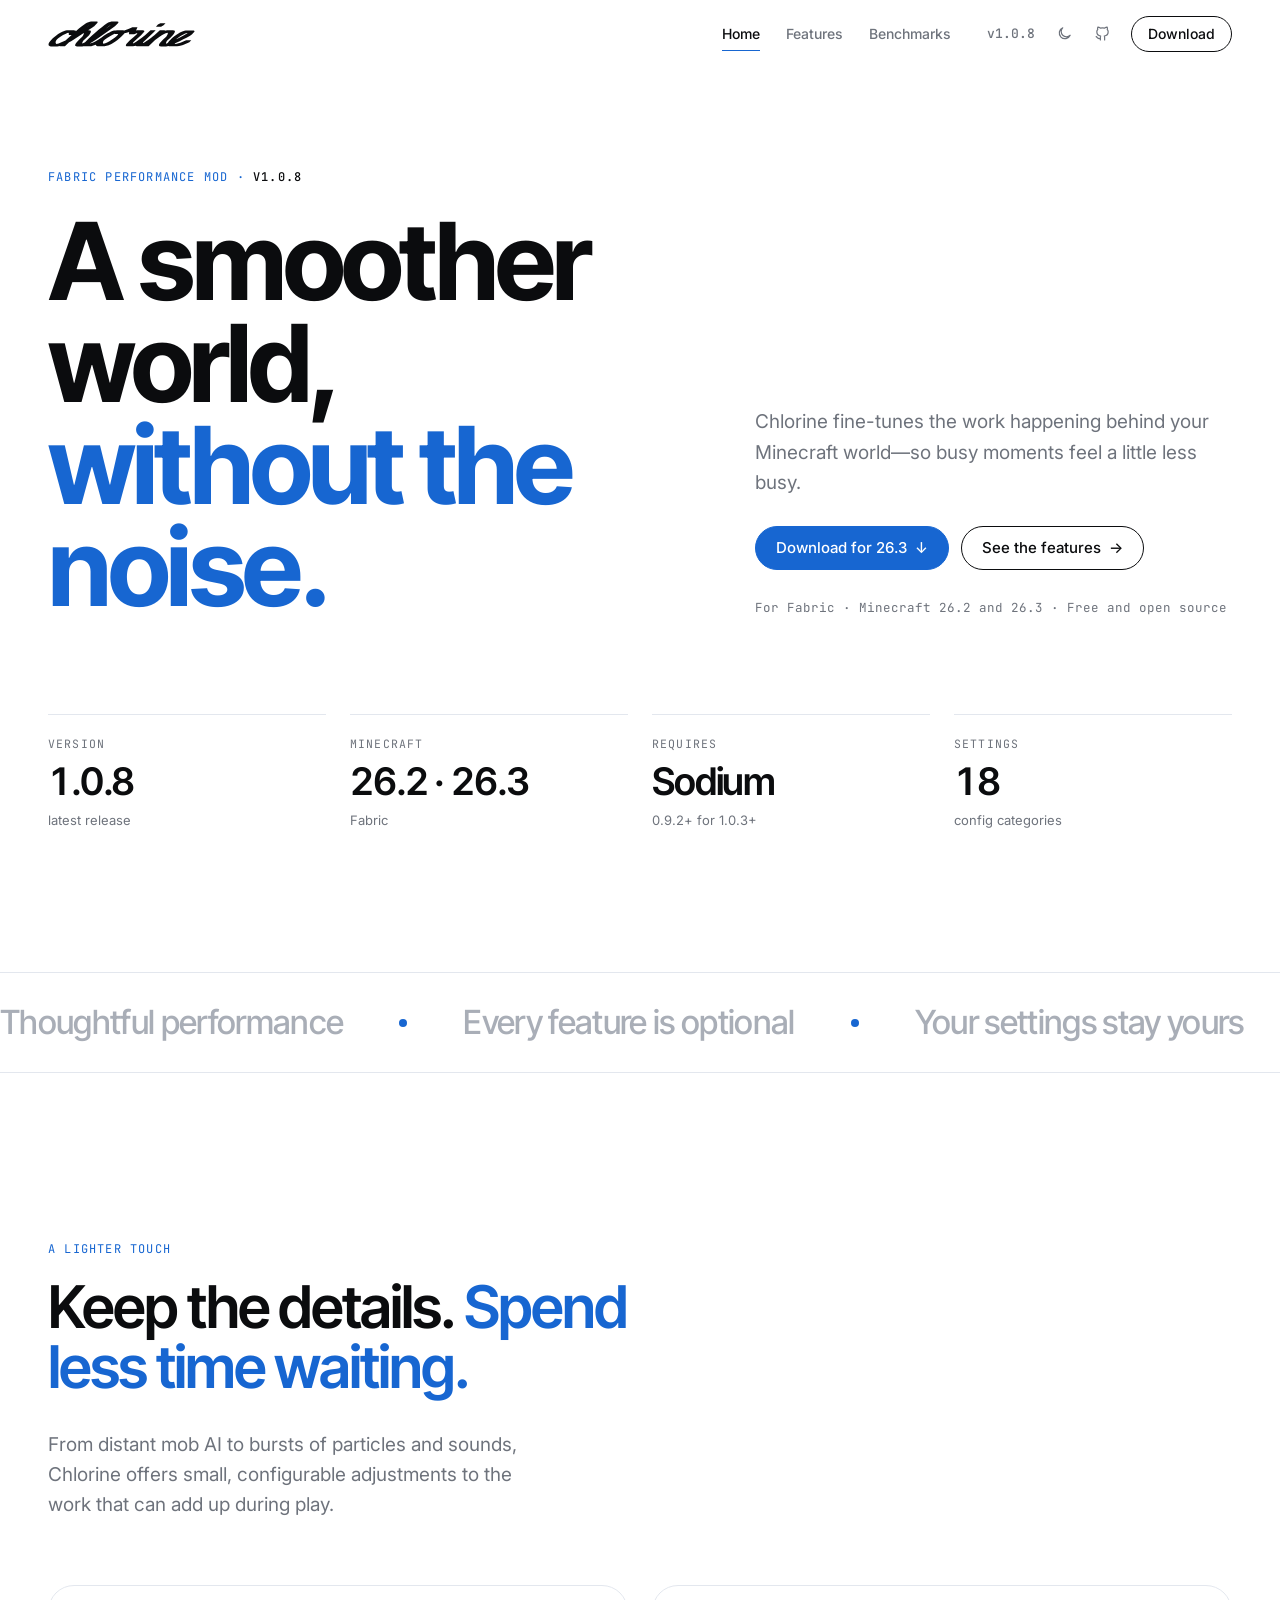
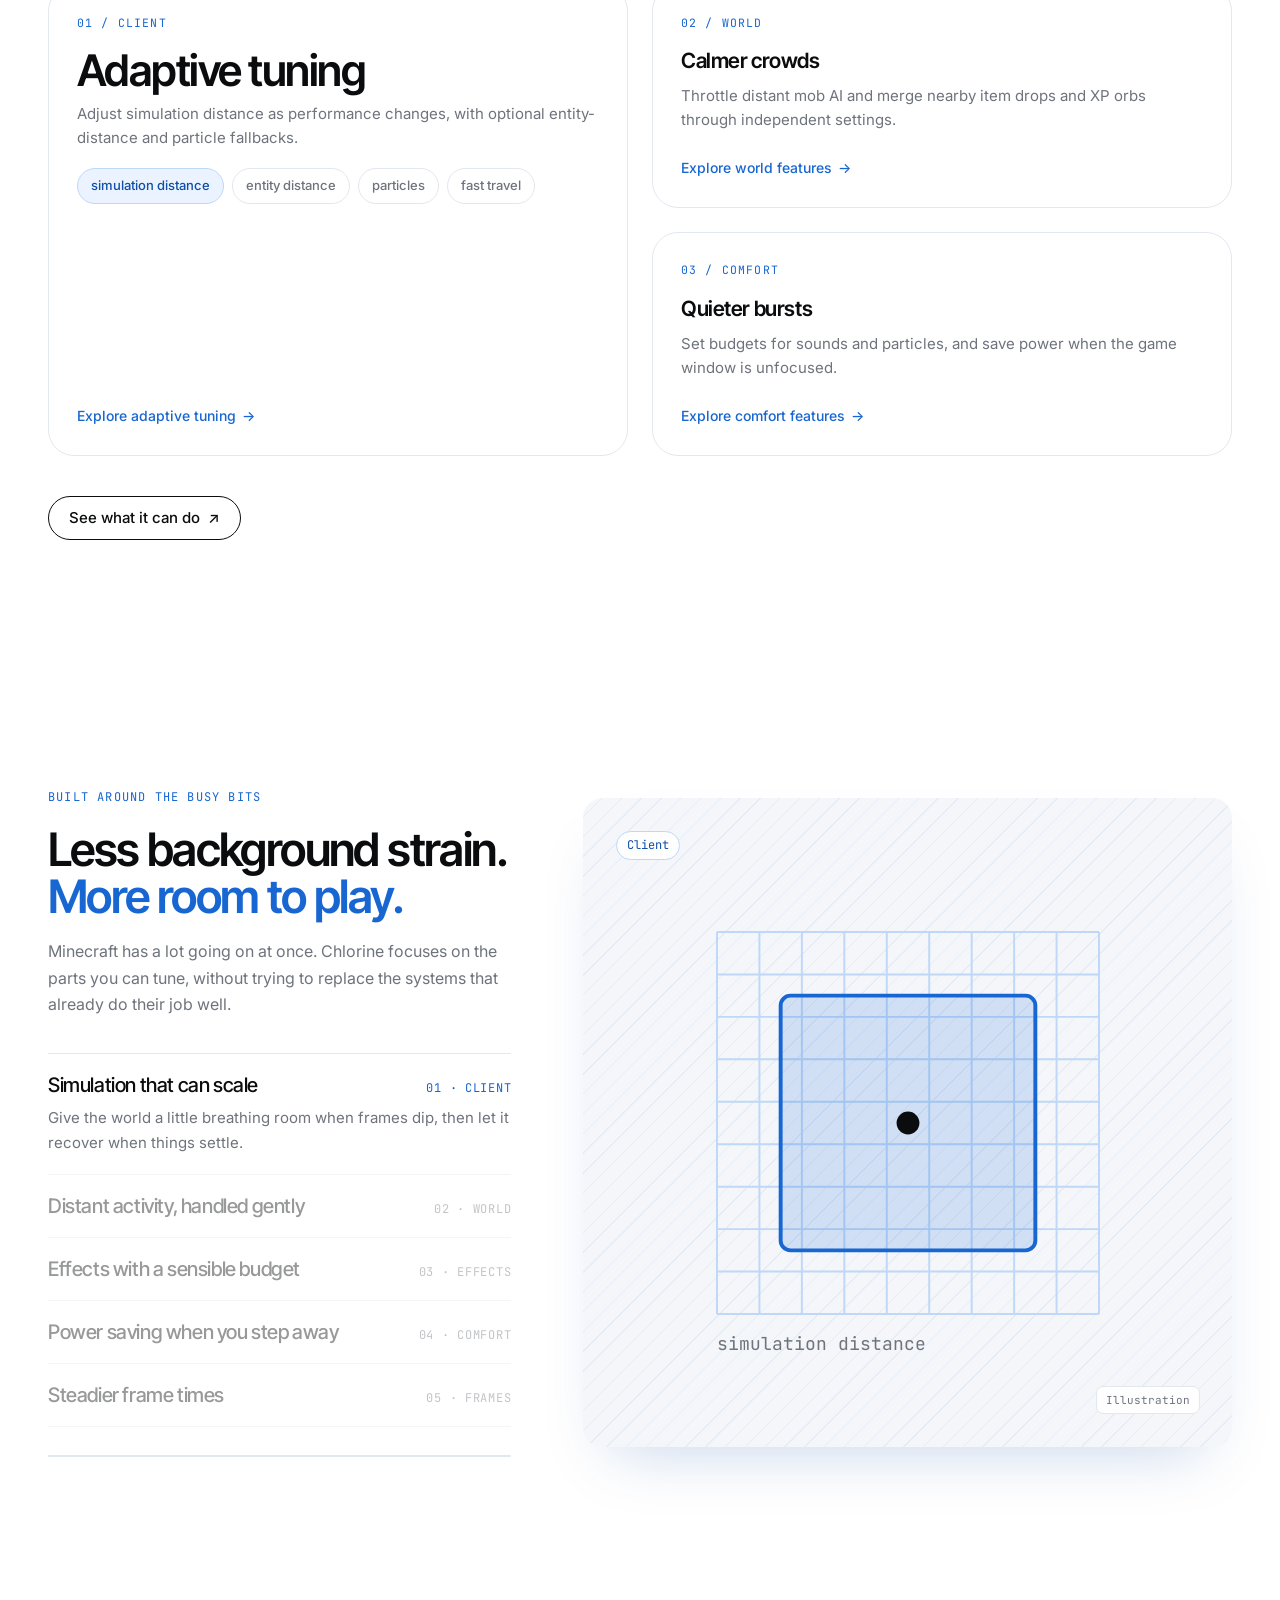
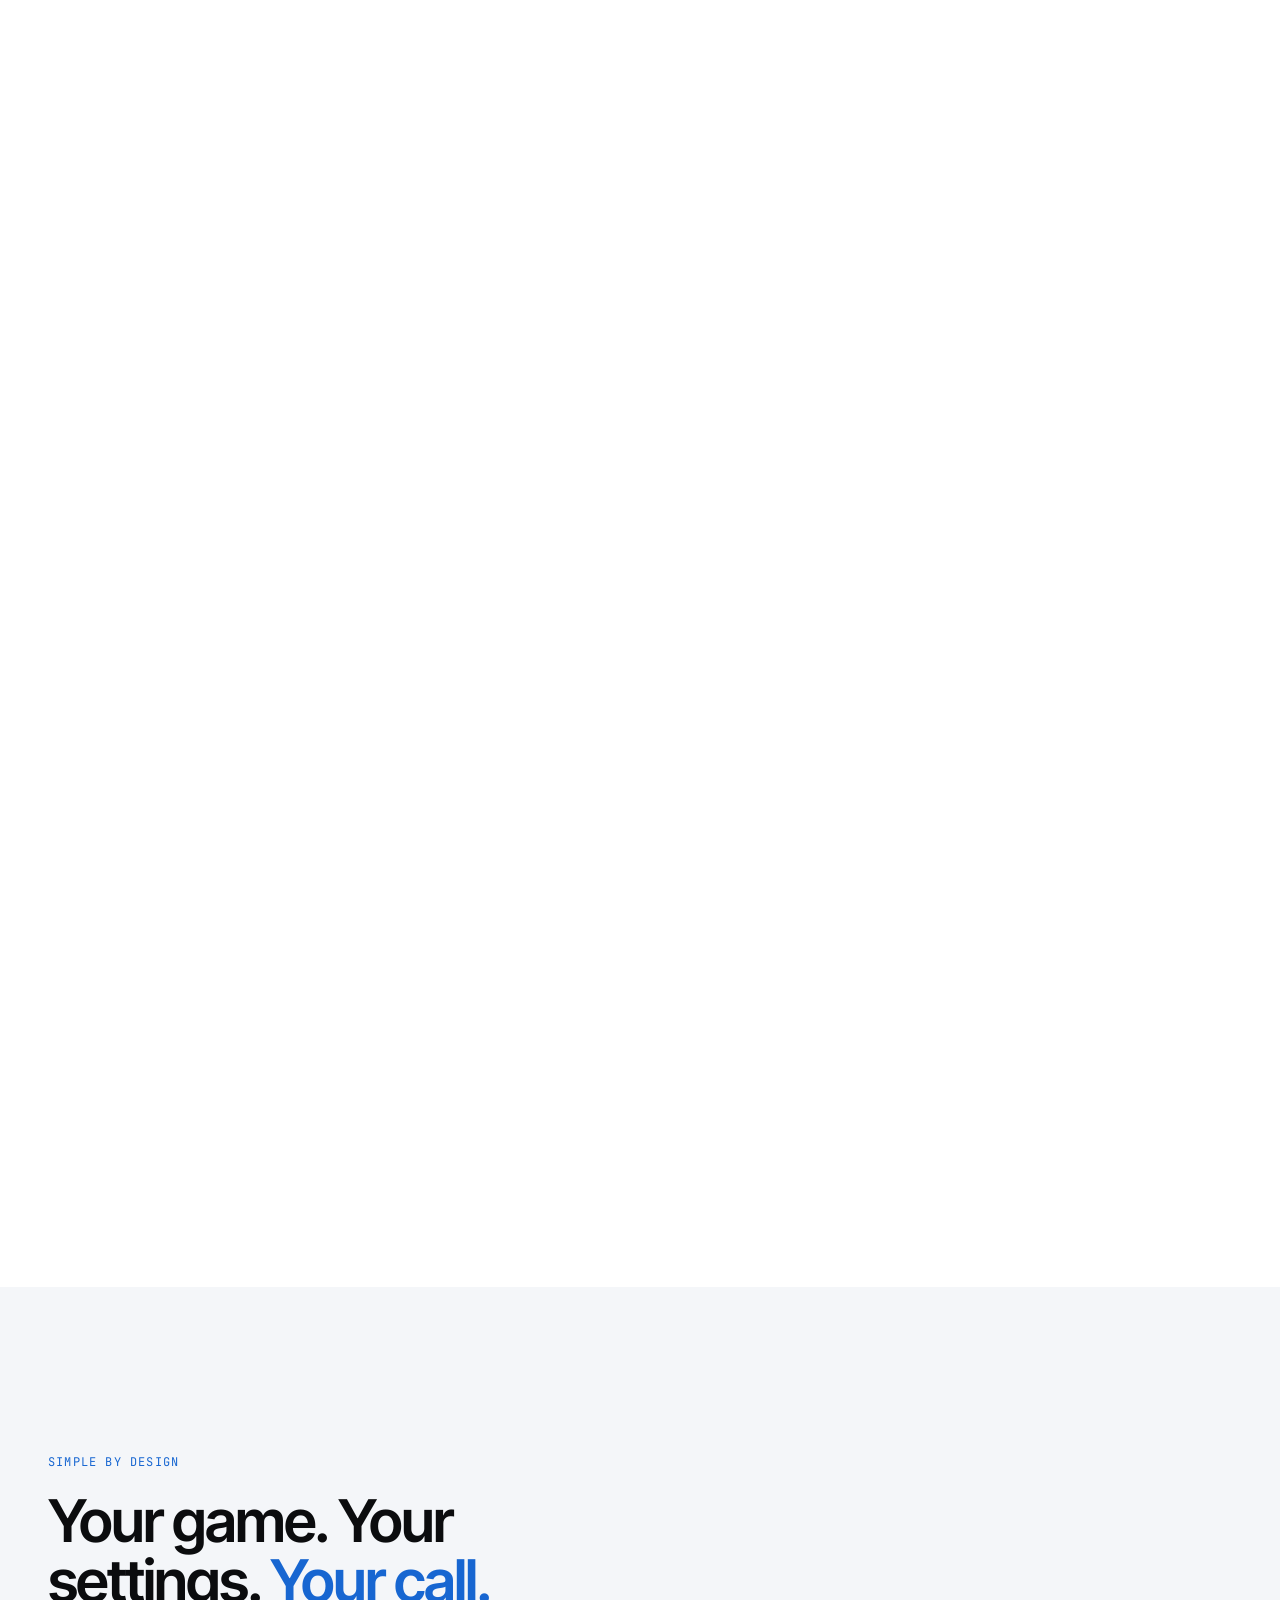
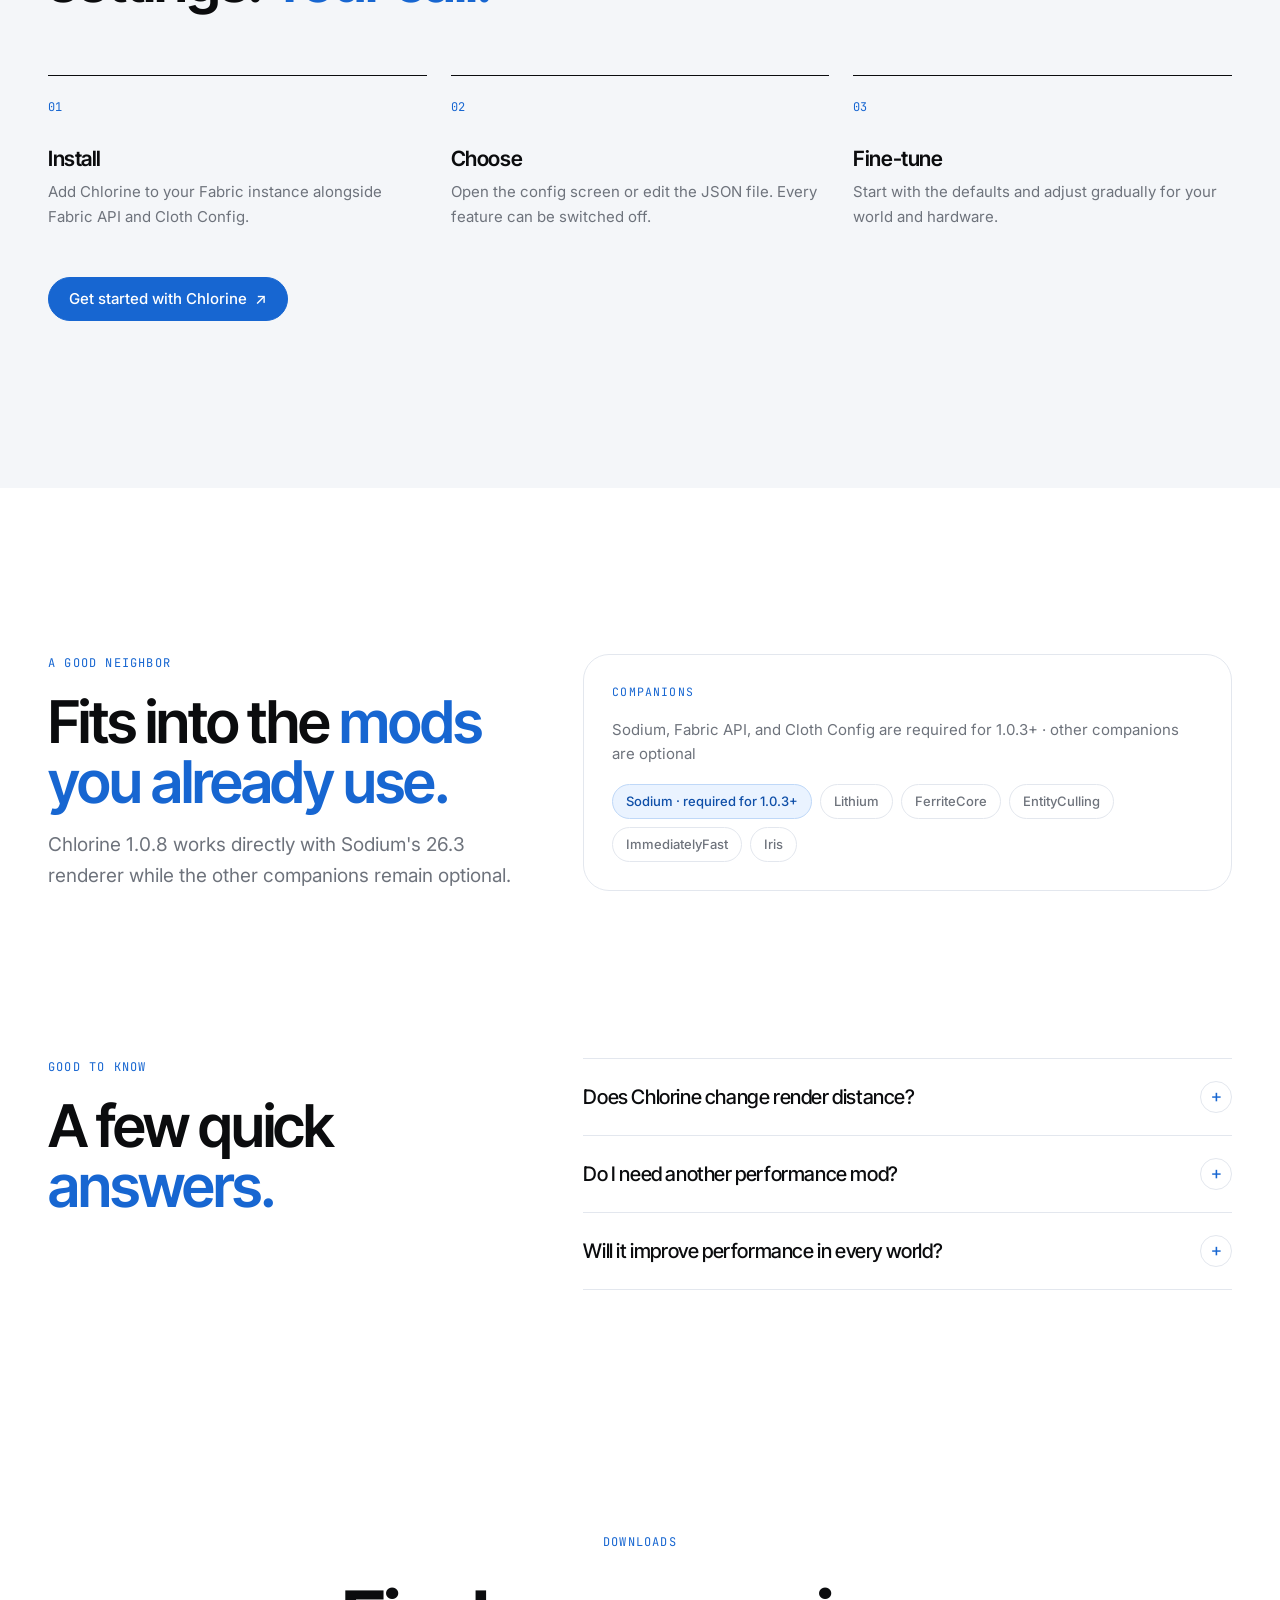
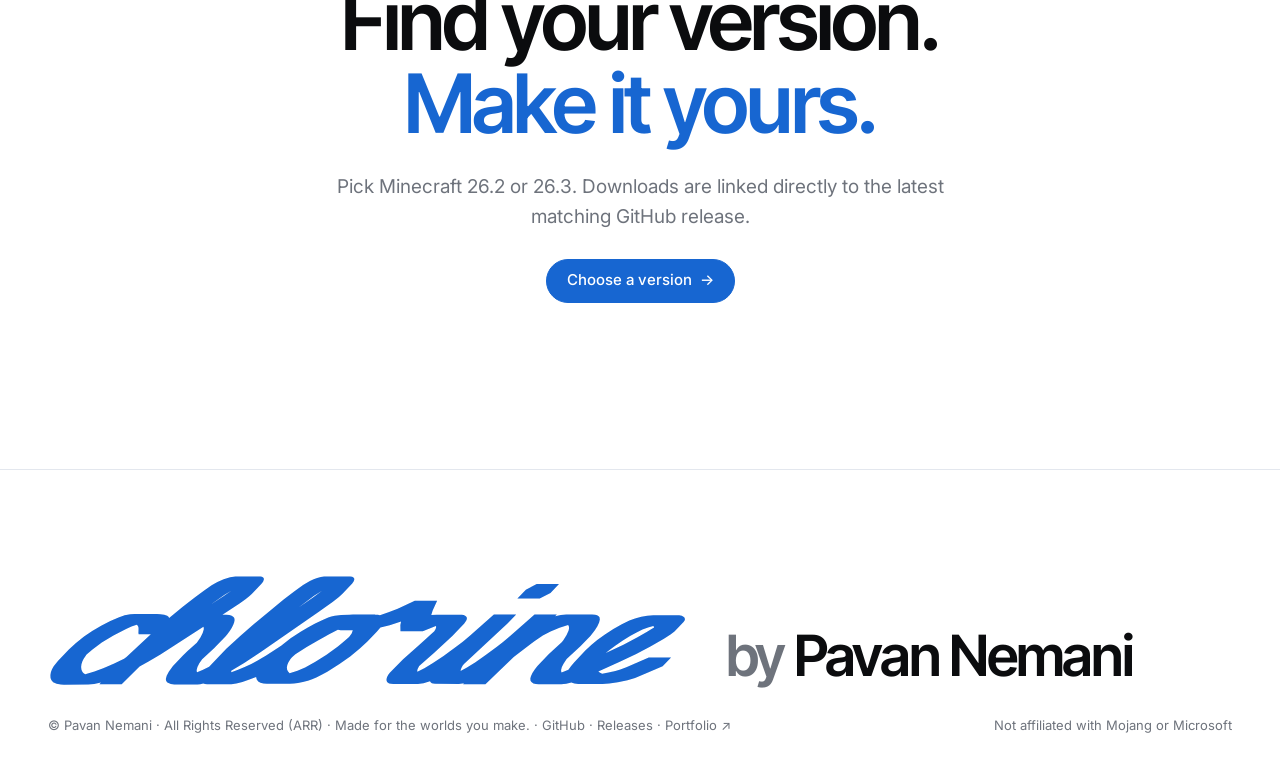
<file: index.html>
<!doctype html>
<html lang="en">
<head>
<meta charset="utf-8">
<meta name="viewport" content="width=device-width, initial-scale=1, viewport-fit=cover">
<title>Chlorine</title>
<meta name="description" content="Chlorine is a configurable Fabric performance and power-management mod for Minecraft.">
<meta name="theme-color" content="#FFFFFF" media="(prefers-color-scheme: light)">
<meta name="theme-color" content="#0B0C0E" media="(prefers-color-scheme: dark)">
<link rel="icon" href="favicon.svg" type="image/svg+xml">
<link rel="apple-touch-icon" href="apple-touch-icon.png">
<meta property="og:type" content="website">
<meta property="og:site_name" content="Chlorine">
<meta property="og:title" content="Chlorine">
<meta property="og:description" content="Chlorine is a configurable Fabric performance and power-management mod for Minecraft.">
<meta property="og:url" content="https://ophidianp.github.io/chlorine/">
<meta property="og:image" content="https://ophidianp.github.io/chlorine/og.png">
<meta name="twitter:card" content="summary_large_image">
<script>try{var t=localStorage.getItem("cl-theme");if(t)document.documentElement.dataset.theme=t;if(!sessionStorage.getItem("cl-pre")&&!matchMedia("(prefers-reduced-motion: reduce)").matches){document.documentElement.classList.add("preload");sessionStorage.setItem("cl-pre","1")}}catch(e){}</script>
<link rel="preconnect" href="https://fonts.googleapis.com">
<link rel="preconnect" href="https://fonts.gstatic.com" crossorigin>
<link rel="stylesheet" href="https://fonts.googleapis.com/css2?family=Inter:wght@400;500;600&amp;family=Inter+Tight:wght@500;600;700&amp;family=JetBrains+Mono:wght@400;500&amp;display=swap">
<link rel="stylesheet" href="assets/site.css?v=20">
<script src="assets/site.js?v=20" defer></script>
</head>
<body>
<div class="pre" aria-hidden="true"><div class="pre-in">
  <span class="lgs"><svg class="ghost"><use href="#cl"/></svg><svg class="fillp"><use href="#cl"/></svg></span>
  <p>A smoother world,<br>without the noise.</p>
</div></div>
<svg width="0" height="0" style="position:absolute" aria-hidden="true">
  <symbol id="cl" viewBox="-0.6 -0.6 160.44 28.37"><path fill="currentColor" d="M122.03,1.94 L119.32,3.34 L117.19,5.54 L122.79,5.54 L125.50,4.14 L127.63,1.94ZM88.00,11.32 L87.82,12.23 L87.85,13.74 L93.45,13.74 L96.73,12.42 L96.80,12.62 L96.78,12.88 L96.64,13.26 L96.34,13.75 L92.68,17.11 L88.51,20.77 L85.17,24.20 L84.83,24.64 L84.55,25.13 L84.41,25.48 L84.34,25.87 L84.37,26.20 L84.50,26.48 L84.72,26.70 L85.02,26.85 L85.47,26.96 L86.05,27.01 L92.23,27.00 L93.64,26.79 L95.26,26.29 L95.42,26.56 L95.72,26.79 L96.04,26.90 L96.52,26.97 L102.51,26.98 L103.78,26.82 L103.57,27.04 L109.17,27.04 L116.27,20.23 L121.55,16.19 L123.57,14.85 L125.51,13.83 L127.77,12.89 L129.92,12.23 L130.08,12.46 L130.15,12.75 L130.15,13.09 L130.05,13.58 L129.54,14.72 L128.72,16.00 L128.38,16.47 L125.03,19.55 L122.22,22.47 L121.54,23.35 L120.96,24.24 L120.59,25.03 L120.44,25.62 L120.49,26.17 L120.72,26.53 L121.21,26.86 L121.83,27.03 L122.49,27.09 L128.22,27.09 L129.46,26.97 L130.74,26.66 L131.50,26.87 L132.46,26.98 L138.55,26.99 L140.26,26.89 L142.42,26.57 L144.83,26.05 L146.72,25.47 L148.65,24.71 L153.64,22.54 L155.76,20.34 L150.16,20.34 L144.53,22.78 L143.03,23.34 L141.78,23.74 L140.05,24.15 L138.46,24.46 L137.95,24.21 L137.50,23.86 L143.03,21.36 L147.02,19.45 L150.58,17.59 L153.97,15.66 L155.62,14.60 L156.61,13.82 L158.89,11.45 L159.16,11.07 L159.24,10.73 L159.15,10.38 L158.87,10.11 L158.44,9.90 L157.80,9.76 L151.31,9.73 L149.77,9.86 L148.29,10.12 L146.71,10.54 L145.30,11.05 L143.39,11.98 L141.28,13.19 L139.16,14.56 L137.23,15.95 L135.80,17.13 L134.30,18.56 L131.42,21.58 L130.63,22.53 L129.99,23.44 L128.28,24.11 L128.18,23.84 L128.16,23.50 L128.35,22.74 L128.81,21.83 L129.55,20.76 L133.01,17.56 L135.57,14.90 L136.63,13.54 L137.27,12.52 L137.70,11.59 L137.88,10.80 L137.80,10.26 L137.58,9.98 L137.20,9.77 L136.69,9.64 L135.94,9.56 L129.48,9.56 L128.09,9.70 L126.66,9.98 L127.09,9.54 L121.49,9.54 L115.44,14.92 L113.66,16.40 L112.05,17.66 L109.06,19.88 L106.57,21.61 L104.54,22.89 L102.93,23.74 L102.98,23.41 L103.14,22.96 L103.43,22.45 L103.79,21.96 L114.77,11.74 L116.89,9.54 L111.29,9.54 L105.27,14.91 L103.48,16.39 L101.81,17.67 L98.66,19.97 L96.00,21.76 L93.85,23.08 L92.09,23.96 L92.06,23.67 L92.13,23.28 L92.54,22.47 L96.32,19.16 L100.93,14.89 L103.86,11.81 L104.37,11.06 L104.49,10.74 L104.52,10.47 L104.43,10.17 L104.17,9.92 L103.72,9.72 L103.21,9.62 L96.94,9.60 L95.58,9.71 L95.93,8.59 L97.05,6.14 L91.45,6.14 L87.15,8.12 L84.84,9.00 L82.69,9.73 L82.20,9.64 L81.46,9.61 L81.53,9.54 L75.93,9.54 L75.01,9.61 L72.95,9.66 L71.37,9.85 L70.49,10.07 L69.72,10.34 L68.17,10.99 L66.43,11.84 L64.60,12.83 L62.79,13.88 L60.28,15.54 L57.90,17.42 L54.14,19.84 L51.90,21.18 L50.40,21.98 L48.74,22.77 L46.93,23.52 L45.39,24.07 L45.38,23.71 L48.63,21.73 L52.80,18.95 L67.46,8.81 L70.90,6.35 L72.41,5.16 L73.30,4.35 L75.74,1.81 L76.09,1.31 L76.26,0.84 L76.24,0.54 L76.05,0.28 L75.73,0.11 L75.26,0.02 L68.66,0.03 L67.86,0.15 L66.93,0.40 L66.06,0.72 L65.11,1.16 L63.41,2.16 L61.08,3.83 L58.45,5.87 L54.89,8.78 L50.86,12.14 L47.71,14.87 L44.14,18.18 L39.83,22.66 L38.17,23.48 L36.80,24.07 L36.71,23.78 L36.70,23.49 L36.90,22.73 L37.37,21.81 L38.08,20.78 L41.07,18.05 L43.93,15.09 L44.40,14.54 L45.05,13.62 L45.52,12.86 L45.89,12.15 L46.12,11.50 L46.22,10.93 L46.14,10.46 L45.94,10.17 L45.50,9.89 L44.89,9.71 L44.14,9.61 L43.17,9.60 L47.47,6.80 L48.96,5.74 L49.90,5.00 L50.59,4.36 L52.92,1.93 L53.37,1.33 L53.57,0.77 L53.54,0.47 L53.39,0.25 L53.09,0.07 L52.74,0.00 L46.41,0.01 L45.09,0.23 L43.48,0.72 L41.91,1.41 L40.46,2.24 L38.59,3.51 L36.29,5.22 L33.14,7.71 L29.79,10.47 L29.63,10.13 L29.30,9.87 L28.57,9.64 L27.60,9.48 L26.74,9.44 L21.14,9.44 L20.03,9.51 L18.63,9.77 L17.09,10.30 L15.04,11.20 L12.84,12.34 L10.48,13.72 L8.44,15.09 L6.34,16.76 L4.63,18.34 L1.93,21.15 L0.82,22.54 L0.40,23.29 L0.13,24.02 L0.00,24.72 L0.02,25.36 L0.11,25.73 L0.27,26.07 L0.69,26.54 L1.12,26.78 L1.55,26.93 L2.60,27.13 L3.38,27.17 L9.49,27.16 L10.98,27.00 L12.69,26.61 L12.28,27.04 L17.88,27.04 L22.38,22.62 L24.63,21.38 L27.62,19.58 L38.40,12.62 L38.49,12.96 L38.48,13.31 L38.21,14.23 L37.65,15.31 L36.74,16.65 L34.35,18.81 L33.26,19.87 L30.75,22.48 L29.71,23.90 L29.18,24.93 L28.98,25.69 L28.99,26.04 L29.08,26.28 L29.27,26.54 L29.49,26.72 L30.21,27.01 L31.08,27.12 L36.93,27.12 L37.60,27.06 L38.35,26.91 L38.79,27.02 L39.33,27.06 L45.42,27.05 L46.66,26.88 L48.18,26.49 L49.77,25.96 L51.62,25.23 L51.78,25.85 L52.15,26.35 L52.71,26.70 L53.45,26.90 L54.31,26.95 L60.07,26.95 L61.14,26.89 L62.12,26.76 L63.36,26.51 L64.63,26.17 L65.68,25.81 L66.73,25.37 L68.08,24.71 L69.49,23.92 L72.54,22.01 L75.23,20.10 L77.72,18.04 L79.55,16.31 L81.96,13.82 L82.82,12.84 L85.15,12.24ZM61.48,19.56 L64.32,17.75 L67.04,16.16 L69.95,14.51 L72.14,13.40 L72.84,13.54 L75.89,13.54 L75.60,14.32 L74.95,15.20 L73.50,16.49 L72.14,17.60 L69.29,19.66 L66.49,21.44 L63.92,22.86 L62.00,23.69 L60.03,24.28 L59.64,23.88 L59.41,23.40 L59.34,22.84 L59.45,22.21 L59.74,21.54 L60.25,20.76 L60.63,20.30ZM18.49,20.64 L16.01,21.86 L13.41,22.98 L11.05,23.85 L8.75,24.53 L8.42,24.34 L8.15,24.09 L7.95,23.79 L7.78,23.35 L7.71,22.74 L7.79,22.06 L8.01,21.34 L8.31,20.71 L9.07,19.62 L10.56,18.34 L12.89,16.60 L15.82,14.81 L18.99,13.18 L20.35,12.58 L21.65,12.11 L21.94,12.38 L22.09,12.74 L22.12,13.16 L22.09,14.12 L22.14,14.54 L25.20,14.54 L21.50,17.94 L19.08,20.26ZM62.28,7.79 L66.16,4.86 L68.18,3.58 L65.81,5.33ZM40.23,7.06 L43.71,4.58 L45.40,3.60 L43.42,4.98ZM140.14,18.59 L141.74,17.38 L143.56,16.14 L145.47,14.96 L147.10,14.06 L148.58,13.34 L149.98,12.80 L151.29,12.43 L151.45,12.64 L151.51,12.82 L151.28,12.97 L149.64,13.97 L147.33,15.26 L143.80,17.13 L139.37,19.25Z"/></symbol>
</svg>

<header class="hdr" id="hdr">
  <div class="wrap">
    <a class="logo lgs" href="index.html" aria-label="Chlorine, home"><svg class="base" aria-hidden="true"><use href="#cl"/></svg><svg class="fillp" aria-hidden="true"><use href="#cl"/></svg></a>
    <nav class="nav" aria-label="Main">
      <a href="index.html" aria-current="page">Home</a>
      <a href="features.html">Features</a>
      <a href="benchmarks.html">Benchmarks</a>
    </nav>
    <div class="tools">
      <span class="kbd">v1.0.8</span>
      <button class="ib" id="theme" type="button" aria-label="Switch light or dark mode">
        <svg class="moon" viewBox="0 0 24 24" fill="none" stroke="currentColor" stroke-width="1.7" stroke-linecap="round" stroke-linejoin="round" aria-hidden="true"><path d="M20 14.5A8 8 0 1 1 9.5 4a6.5 6.5 0 0 0 10.5 10.5z"/></svg>
        <svg class="sun" viewBox="0 0 24 24" fill="none" stroke="currentColor" stroke-width="1.7" stroke-linecap="round" aria-hidden="true"><circle cx="12" cy="12" r="4"/><path d="M12 2v2M12 20v2M4.9 4.9l1.4 1.4M17.7 17.7l1.4 1.4M2 12h2M20 12h2M4.9 19.1l1.4-1.4M17.7 6.3l1.4-1.4"/></svg>
      </button>
      <a class="ib" href="https://github.com/ophidianp/chlorine" aria-label="Chlorine on GitHub"><svg viewBox="0 0 24 24" fill="none" stroke="currentColor" stroke-width="1.7" stroke-linecap="round" stroke-linejoin="round" aria-hidden="true"><path d="M9 19c-4 1.3-4-2-6-2.5m12 4.5v-3.5c0-1 .1-1.4-.5-2 2.8-.3 5.5-1.4 5.5-6a4.6 4.6 0 0 0-1.3-3.2 4.2 4.2 0 0 0-.1-3.2s-1.1-.3-3.5 1.3a12 12 0 0 0-6.2 0C6.5 2.8 5.4 3.1 5.4 3.1a4.2 4.2 0 0 0-.1 3.2A4.6 4.6 0 0 0 4 9.5c0 4.6 2.7 5.7 5.5 6-.6.6-.6 1.2-.5 2V21"/></svg></a>
      <a class="pill sm" href="downloads.html" style="margin-left:8px">Download</a>
      <button class="ib menu-btn" id="menu" type="button" aria-label="Menu" aria-expanded="false" aria-controls="sheet"><svg viewBox="0 0 24 24" fill="none" stroke="currentColor" stroke-width="1.7" stroke-linecap="round" aria-hidden="true"><path class="bars" d="M4 8h16M4 16h16"/><path class="x" d="M6 6l12 12M18 6L6 18"/></svg></button>
    </div>
  </div>
  <nav class="sheet" id="sheet" aria-label="Main, mobile">
      <a href="index.html" aria-current="page">Home</a>
      <a href="features.html">Features</a>
      <a href="benchmarks.html">Benchmarks</a>
      <a href="downloads.html">Download</a>
  </nav>
</header>

<main>
  <section class="hero">
    <div class="wrap">
      <div class="hero-grid">
        <div>
          <p class="eyebrow in">Fabric performance mod · <b>v1.0.8</b></p>
          <h1 class="in d1" style="margin-top:22px">A smoother world,<br><em>without the noise.</em></h1>
        </div>
        <div class="hero-side">
          <p class="lede in d2">Chlorine fine-tunes the work happening behind your Minecraft world—so busy moments feel a little less busy.</p>
          <div class="cta in d3"><a class="pill ac" href="downloads.html?version=26.3">Download for 26.3 <span class="ar">↓</span></a><a class="pill" href="features.html">See the features <span class="ar">→</span></a></div>
          <p class="fine in d4">For Fabric · Minecraft 26.2 and 26.3 · Free and open source</p>
        </div>
      </div>
      <div class="ticks">
        <div class="rv"><span>Version</span><b>1.0.8</b><small>latest release</small></div>
        <div class="rv d1"><span>Minecraft</span><b>26.2 · 26.3</b><small>Fabric</small></div>
        <div class="rv d2"><span>Requires</span><b>Sodium</b><small>0.9.2+ for 1.0.3+</small></div>
        <div class="rv d2"><span>Settings</span><b>18</b><small>config categories</small></div>
      </div>
    </div>
    <div class="marq"><div class="track"><div class="set"><span>Thoughtful performance</span><span>Every feature is optional</span><span>Your settings stay yours</span><span aria-hidden="true">Thoughtful performance</span><span aria-hidden="true">Every feature is optional</span><span aria-hidden="true">Your settings stay yours</span></div><div class="set" aria-hidden="true"><span>Thoughtful performance</span><span>Every feature is optional</span><span>Your settings stay yours</span><span>Thoughtful performance</span><span>Every feature is optional</span><span>Your settings stay yours</span></div></div></div>
  </section>

  <section class="blk" id="lighter">
    <div class="wrap">
      <div class="blk-head">
        <div><p class="eyebrow rv">A lighter touch</p><h2 class="rv d1">Keep the details. <em>Spend less time waiting.</em></h2></div>
        <p class="lede rv d2">From distant mob AI to bursts of particles and sounds, Chlorine offers small, configurable adjustments to the work that can add up during play.</p>
      </div>
      <div class="cards two">
        <article class="card tall rv"><p class="label">01 / Client</p><p class="big">Adaptive tuning</p><p>Adjust simulation distance as performance changes, with optional entity-distance and particle fallbacks.</p><ul class="chips"><li><span class="on">simulation distance</span></li><li><span>entity distance</span></li><li><span>particles</span></li><li><span>fast travel</span></li></ul><a class="more stretch" href="features.html#adaptive">Explore adaptive tuning <span class="ar">→</span></a></article>
        <article class="card rv d1"><p class="label">02 / World</p><h3>Calmer crowds</h3><p>Throttle distant mob AI and merge nearby item drops and XP orbs through independent settings.</p><a class="more stretch" href="features.html#world">Explore world features <span class="ar">→</span></a></article>
        <article class="card rv d2"><p class="label">03 / Comfort</p><h3>Quieter bursts</h3><p>Set budgets for sounds and particles, and save power when the game window is unfocused.</p><a class="more stretch" href="features.html#comfort">Explore comfort features <span class="ar">→</span></a></article>
      </div>
      <div class="cta rv" style="margin-top:40px"><a class="pill" href="features.html">See what it can do <span class="ar">↗</span></a></div>
    </div>
  </section>

  <section class="tear" id="inside">
    <div class="pin"><div class="wrap grid">
      <div>
        <p class="eyebrow">Built around the busy bits</p>
        <h2 style="margin-top:18px;font-size:clamp(32px,3.6vw,52px)">Less background strain. <em>More room to play.</em></h2>
        <p class="mute" style="margin-top:18px;max-width:52ch">Minecraft has a lot going on at once. Chlorine focuses on the parts you can tune, without trying to replace the systems that already do their job well.</p>
        <ol class="steps">
          <li class="on" data-lbl="Client"><div class="t">Simulation that can scale <small>01 · Client</small></div><p>Give the world a little breathing room when frames dip, then let it recover when things settle.</p></li>
          <li data-lbl="World"><div class="t">Distant activity, handled gently <small>02 · World</small></div><p>Throttle distant mob decision-making while leaving nearby mobs and their physics alone.</p></li>
          <li data-lbl="Effects"><div class="t">Effects with a sensible budget <small>03 · Effects</small></div><p>Keep bursts of sounds and particles from piling up all at once, one optional setting at a time.</p></li>
          <li data-lbl="Comfort"><div class="t">Power saving when you step away <small>04 · Comfort</small></div><p>Lower the FPS cap while the game is unfocused, with an option to hide clouds too.</p></li>
          <li data-lbl="Frames"><div class="t">Steadier frame times <small>05 · Frames</small></div><p>Spread light-update bursts and the periodic autosave over several frames, and skip far-away detail you can't see anyway.</p></li>
        </ol>
        <div class="bar"><i id="bar"></i></div>
      </div>
      <div class="tstage">
        <div class="layer on"><svg class="ill" viewBox="0 0 294 294" aria-hidden="true"><g class="soft" fill="none" stroke="currentColor" stroke-width="1.2"><path d="M30 30V264M30 30H264"/><path d="M56 30V264M30 56H264"/><path d="M82 30V264M30 82H264"/><path d="M108 30V264M30 108H264"/><path d="M134 30V264M30 134H264"/><path d="M160 30V264M30 160H264"/><path d="M186 30V264M30 186H264"/><path d="M212 30V264M30 212H264"/><path d="M238 30V264M30 238H264"/><path d="M264 30V264M30 264H264"/></g>
  <rect class="breathe" x="69" y="69" width="156" height="156" rx="6" fill="currentColor" fill-opacity=".16" stroke="currentColor" stroke-width="2.4"/>
  <circle class="ink" cx="147" cy="147" r="7" fill="currentColor"/><text x="30" y="286">simulation distance</text></svg></div>
        <div class="layer"><svg class="ill" viewBox="0 0 294 294" aria-hidden="true"><circle cx="147" cy="147" r="74" fill="currentColor" fill-opacity=".1" stroke="currentColor" stroke-width="2" stroke-dasharray="6 7"/>
  <g class="soft" fill="currentColor"><circle cx="40" cy="58" r="7"/><circle cx="252" cy="44" r="7"/><circle cx="262" cy="214" r="7"/><circle cx="34" cy="236" r="7"/><circle cx="150" cy="22" r="7"/><circle cx="214" cy="268" r="7"/><circle cx="68" cy="150" r="7"/><circle cx="274" cy="130" r="7"/></g>
  <g fill="currentColor"><circle class="float" cx="120" cy="118" r="8"/><circle class="float" cx="184" cy="160" r="8" style="animation-delay:-.8s"/><circle class="float" cx="132" cy="190" r="8" style="animation-delay:-1.6s"/></g>
  <circle class="ink" cx="147" cy="147" r="7" fill="currentColor"/><text x="30" y="290">nearby: full AI · distant: throttled</text></svg></div>
        <div class="layer"><svg class="ill" viewBox="0 0 294 294" aria-hidden="true"><circle cx="147" cy="147" r="92" fill="none" stroke="currentColor" stroke-width="2" stroke-dasharray="4 8"/>
  <g stroke="currentColor" stroke-width="3" stroke-linecap="round"><path d="M147 120V80M147 174v40M120 147H80M174 147h40M128 128l-26-26M166 166l26 26M166 128l26-26M128 166l-26 26"/></g>
  <g class="soft" stroke="currentColor" stroke-width="3" stroke-linecap="round"><path d="M147 62V40M147 232v22M62 147H40M232 147h22M86 86 70 70M208 208l16 16M208 86l16-16M86 208l-16 16"/></g>
  <circle class="blink" cx="147" cy="147" r="12" fill="currentColor"/><text x="30" y="290">per-tick budget</text></svg></div>
        <div class="layer"><svg class="ill" viewBox="0 0 294 294" aria-hidden="true"><rect x="28" y="52" width="238" height="176" rx="14" fill="currentColor" fill-opacity=".08" stroke="currentColor" stroke-width="2.4"/>
  <path d="M28 80h238" stroke="currentColor" stroke-width="2"/><g class="soft" fill="currentColor"><circle cx="46" cy="66" r="4.5"/><circle cx="62" cy="66" r="4.5"/><circle cx="78" cy="66" r="4.5"/></g>
  <path class="float" d="M163 118a34 34 0 1 0 22 52 28 28 0 0 1-22-52z" fill="currentColor"/>
  <text x="96" y="208">unfocused · fps capped</text></svg></div>
        <div class="layer"><svg class="ill" viewBox="0 0 294 294" aria-hidden="true"><path d="M24 236H270" stroke="currentColor" stroke-opacity=".4" stroke-width="1.5"/>
  <path class="soft" d="M24 190 44 186 58 120 72 192 92 188 104 96 118 194 140 186 156 136 170 190 192 188 206 110 222 192 246 188 270 190" fill="none" stroke="currentColor" stroke-width="2.4" stroke-linejoin="round"/>
  <path d="M24 176C70 172 100 170 147 168S230 166 270 166" fill="none" stroke="currentColor" stroke-width="3.4" stroke-linecap="round"/>
  <text x="24" y="270">frame time, spikes spread out</text></svg></div>
        <span class="lbl" id="tlbl">Client</span>
        <span class="cap">Illustration</span>
      </div>
    </div></div>
  </section>

  <section class="blk tint">
    <div class="wrap">
      <div class="blk-head"><div><p class="eyebrow rv">Simple by design</p><h2 class="rv d1">Your game. Your settings. <em>Your call.</em></h2></div></div>
      <ol class="howto">
        <li class="rv"><h3>Install</h3><p>Add Chlorine to your Fabric instance alongside Fabric API and Cloth Config.</p></li>
        <li class="rv d1"><h3>Choose</h3><p>Open the config screen or edit the JSON file. Every feature can be switched off.</p></li>
        <li class="rv d2"><h3>Fine-tune</h3><p>Start with the defaults and adjust gradually for your world and hardware.</p></li>
      </ol>
      <div class="cta rv" style="margin-top:48px"><a class="pill ac" href="downloads.html">Get started with Chlorine <span class="ar">↗</span></a></div>
    </div>
  </section>

  <section class="blk">
    <div class="wrap split" style="align-items:center">
      <div class="blk-head"><div><p class="eyebrow rv">A good neighbor</p><h2 class="rv d1">Fits into the <em>mods you already use.</em></h2><p class="lede rv d2">Chlorine 1.0.8 works directly with Sodium's 26.3 renderer while the other companions remain optional.</p></div></div>
      <article class="card flat rv"><p class="label">Companions</p><p>Sodium, Fabric API, and Cloth Config are required for 1.0.3+ · other companions are optional</p><ul class="chips"><li><span class="on">Sodium · required for 1.0.3+</span></li><li><span>Lithium</span></li><li><span>FerriteCore</span></li><li><span>EntityCulling</span></li><li><span>ImmediatelyFast</span></li><li><span>Iris</span></li></ul></article>
    </div>
  </section>

  <section class="blk tight" style="padding-top:0">
    <div class="wrap split">
      <div class="blk-head"><div><p class="eyebrow rv">Good to know</p><h2 class="rv d1">A few quick <em>answers.</em></h2></div></div>
      <div class="faq rv">
        <details><summary>Does Chlorine change render distance?</summary><p>No. Its adaptive tuning works with simulation distance; render distance is intentionally left alone to avoid expensive chunk render graph rebuilds.</p></details>
        <details><summary>Do I need another performance mod?</summary><p>For Chlorine 1.0.3+ on Minecraft 26.3, Sodium 0.9.2 or newer is required because the workload governor integrates with Sodium's renderer. Lithium, FerriteCore, EntityCulling, ImmediatelyFast, and Iris remain optional.</p></details>
        <details><summary>Will it improve performance in every world?</summary><p>Results depend on your hardware, world, entity count, and mod setup. Chlorine provides configurable tools, not a universal FPS guarantee.</p></details>
      </div>
    </div>
  </section>

  <section class="blk" style="padding-top:clamp(40px,6vw,80px)">
    <div class="wrap close">
      <p class="eyebrow rv">Downloads</p>
      <h2 class="rv d1">Find your version. <em>Make it yours.</em></h2>
      <p class="lede rv d2">Pick Minecraft 26.2 or 26.3. Downloads are linked directly to the latest matching GitHub release.</p>
      <div class="cta rv d2" style="justify-content:center"><a class="pill ac" href="downloads.html">Choose a version <span class="ar">→</span></a></div>
    </div>
  </section>
</main>

<footer><div class="wrap foot-logo"><span class="lgs" role="img" aria-label="Chlorine"><svg class="ghost" aria-hidden="true"><use href="#cl"/></svg><svg class="fillp" aria-hidden="true"><use href="#cl"/></svg></span><p class="foot-by">by <a href="https://ophidianp.github.io/">Pavan Nemani</a></p></div><div class="wrap fine"><span>&copy; Pavan Nemani · All Rights Reserved (ARR) · Made for the worlds you make. · <a href="https://github.com/ophidianp/chlorine">GitHub</a> · <a href="https://github.com/ophidianp/chlorine/releases">Releases</a> · <a href="https://ophidianp.github.io/">Portfolio ↗</a></span><span>Not affiliated with Mojang or Microsoft</span></div></footer>
</body>
</html>
</file>
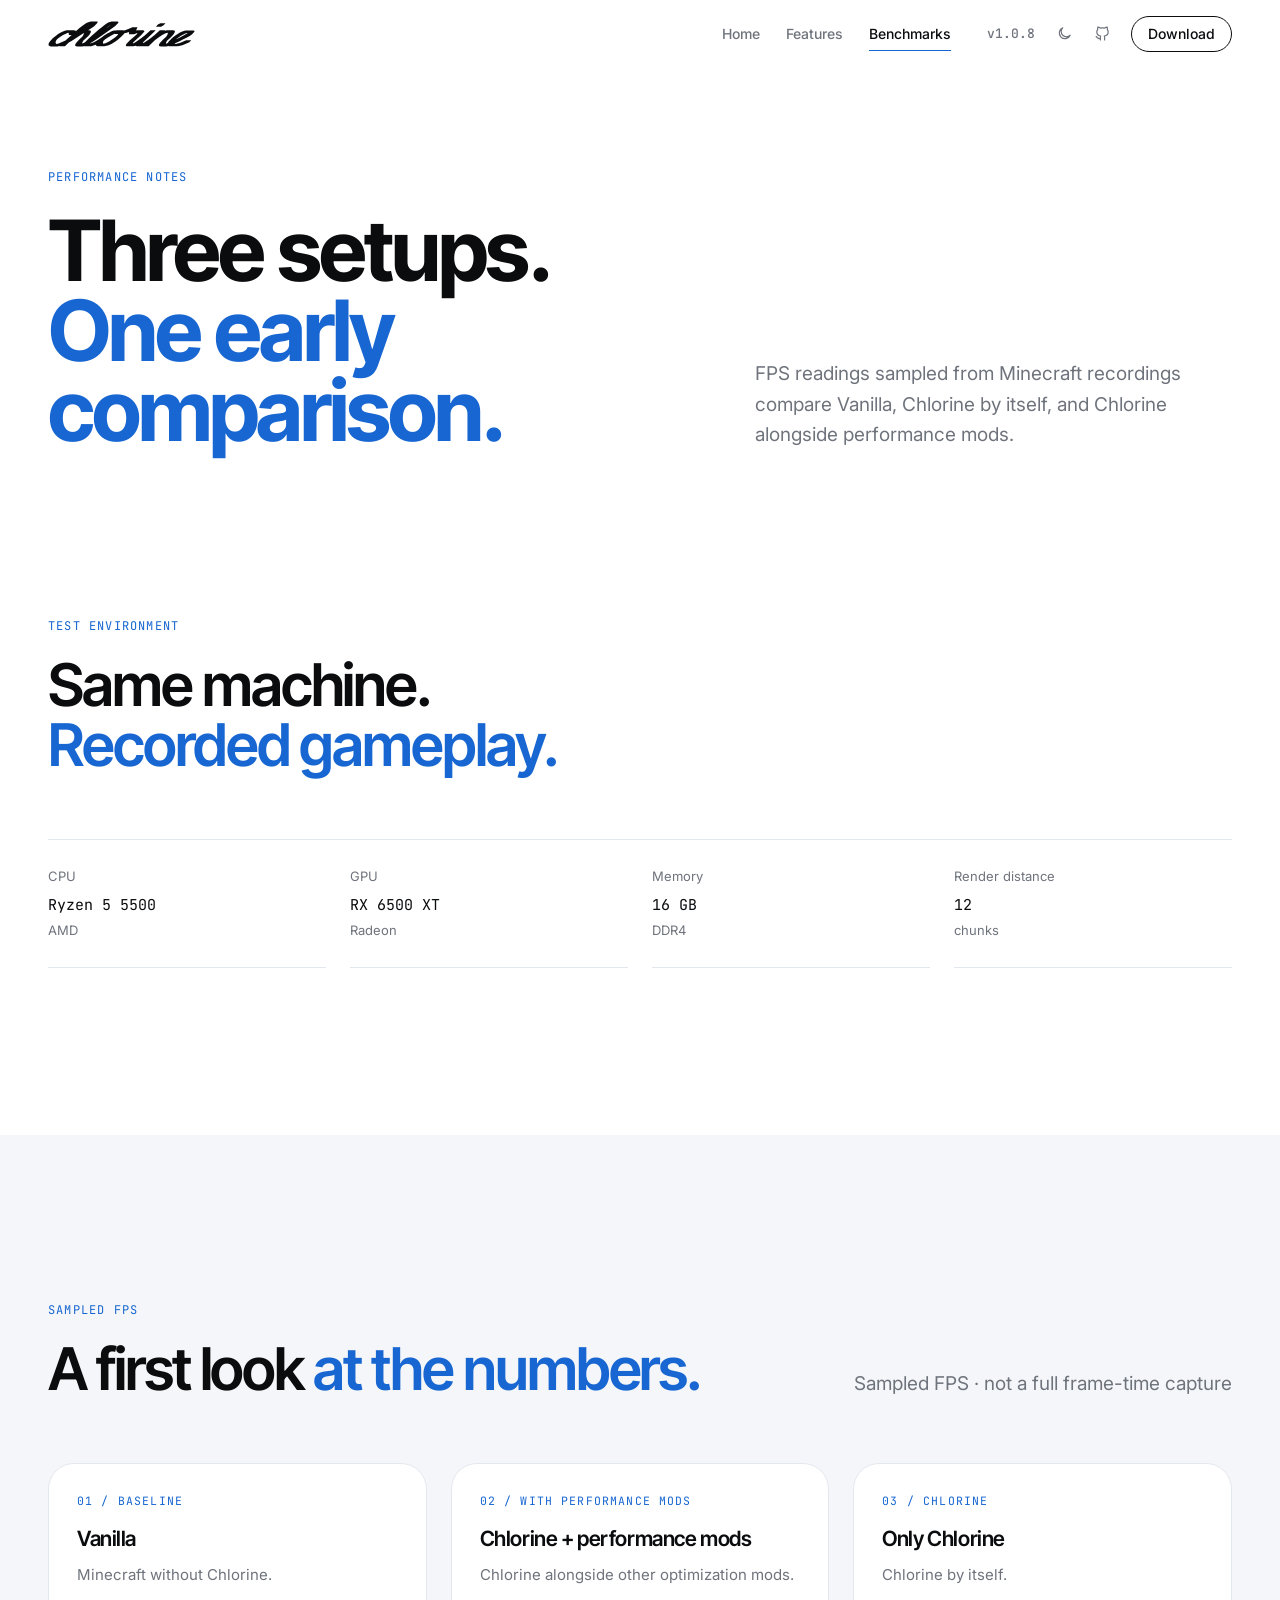
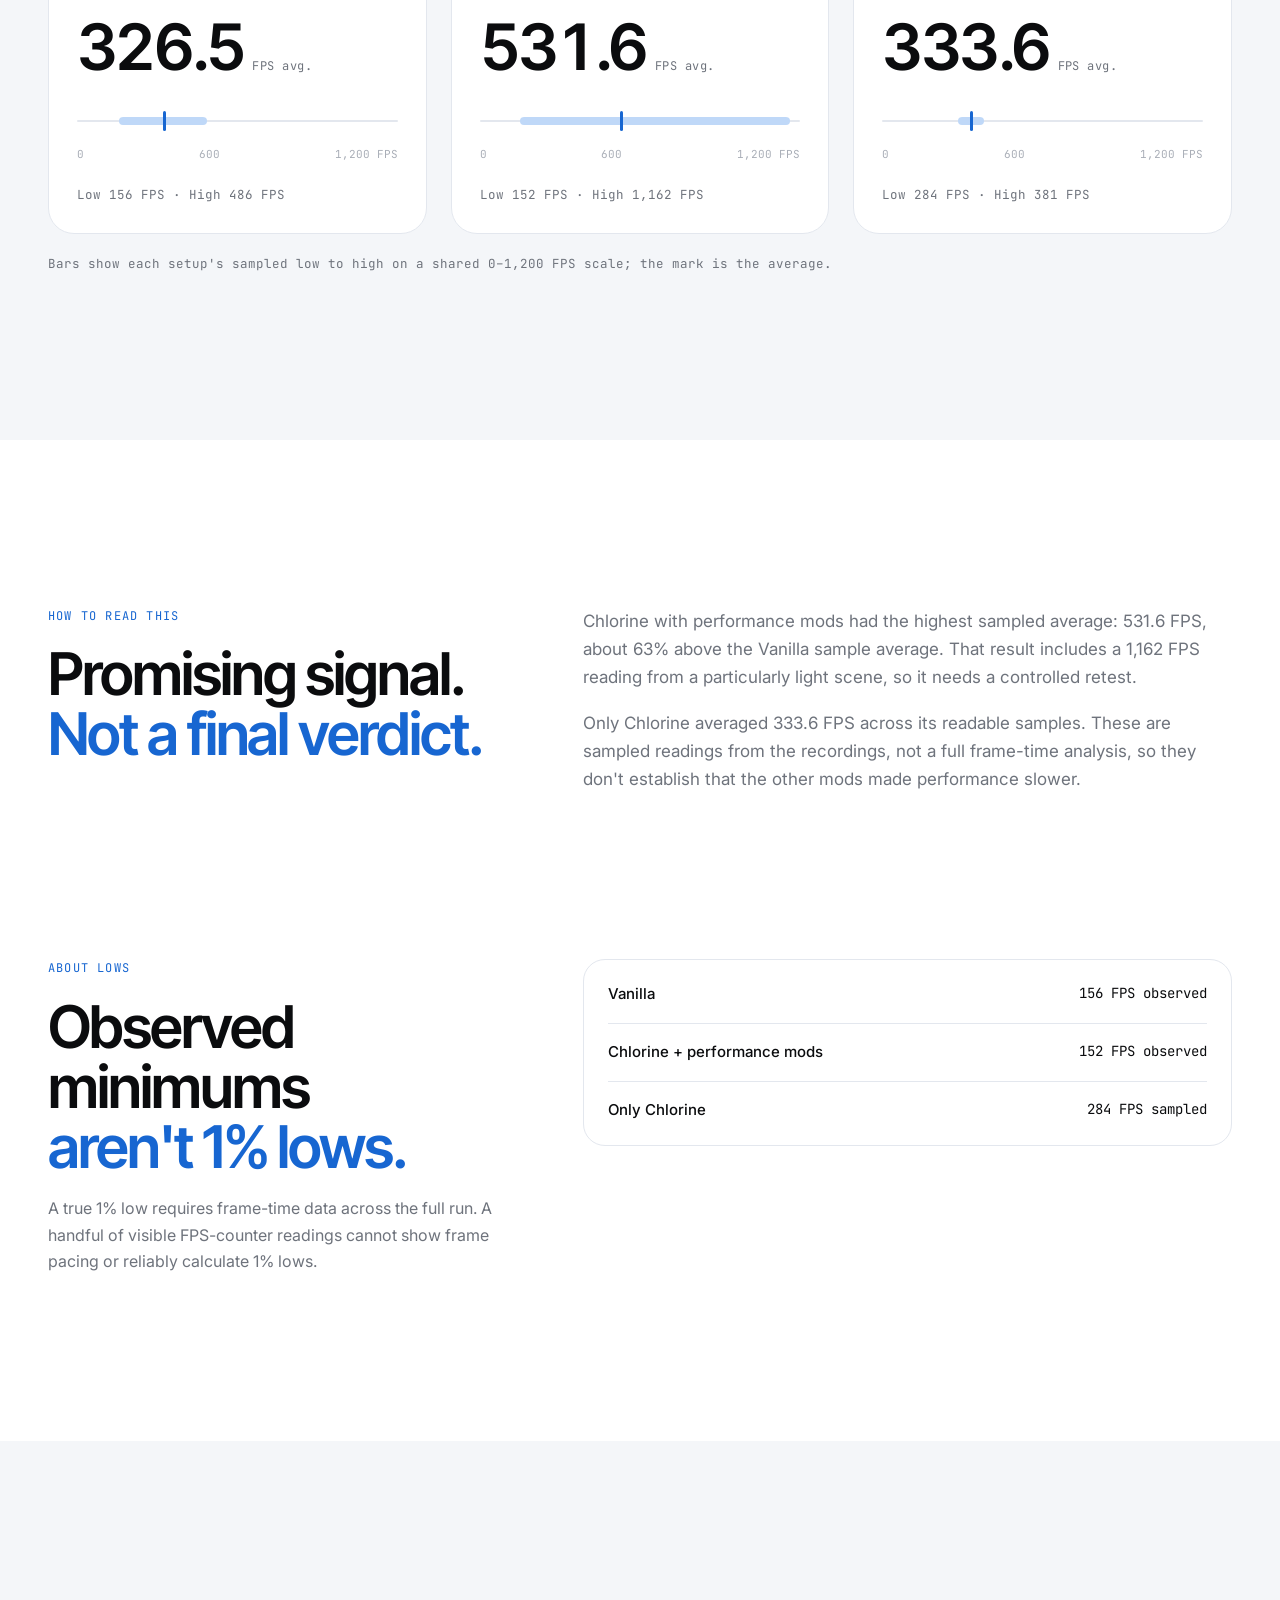
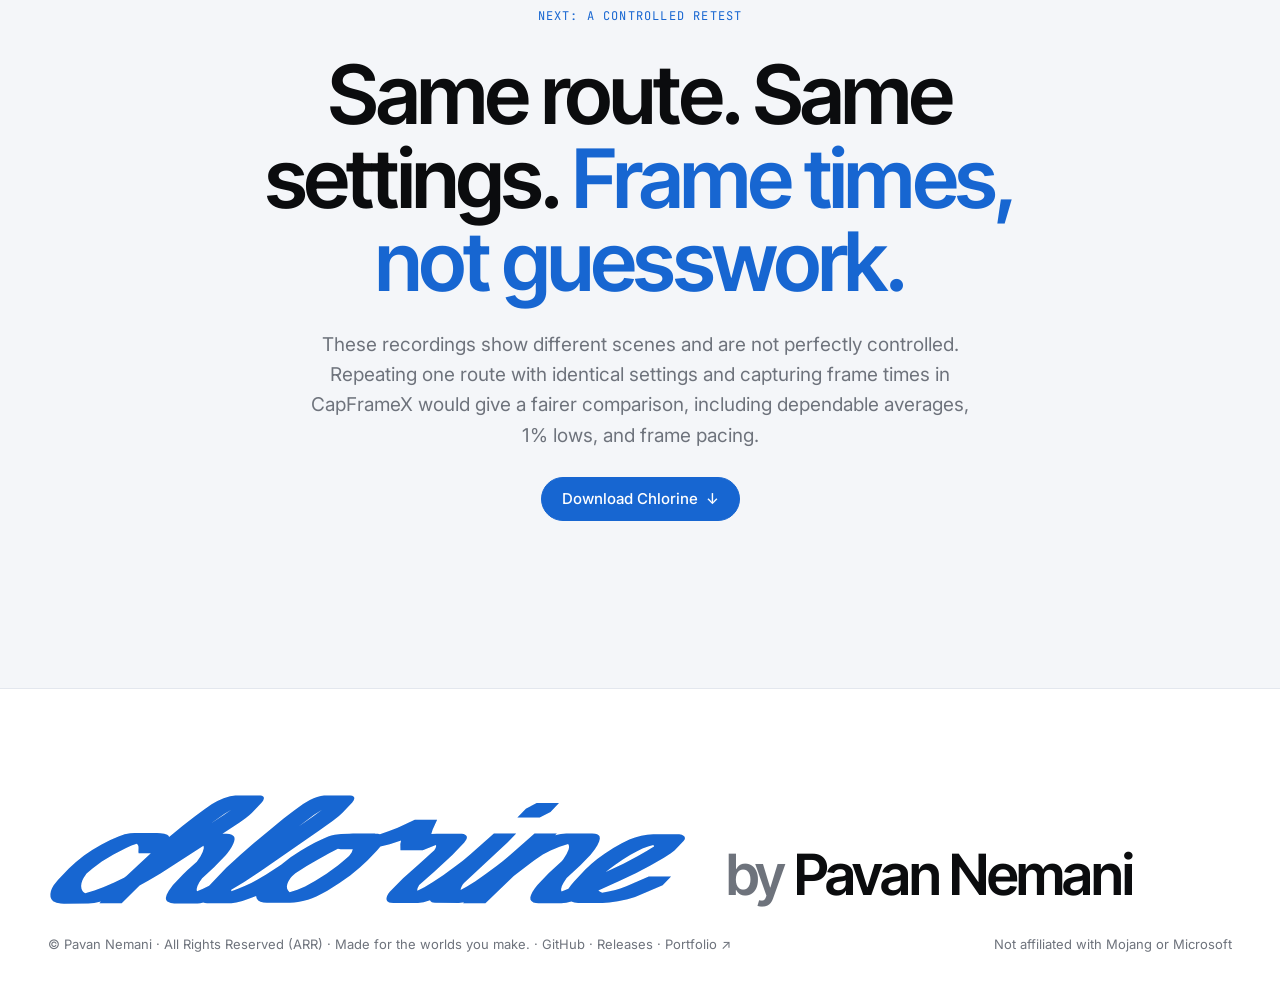
<file: benchmarks.html>
<!doctype html>
<html lang="en">
<head>
<meta charset="utf-8">
<meta name="viewport" content="width=device-width, initial-scale=1, viewport-fit=cover">
<title>Benchmarks · Chlorine</title>
<meta name="description" content="Early sampled FPS comparison of Vanilla, Chlorine, and Chlorine with performance mods.">
<meta name="theme-color" content="#FFFFFF" media="(prefers-color-scheme: light)">
<meta name="theme-color" content="#0B0C0E" media="(prefers-color-scheme: dark)">
<link rel="icon" href="favicon.svg" type="image/svg+xml">
<link rel="apple-touch-icon" href="apple-touch-icon.png">
<meta property="og:type" content="website">
<meta property="og:site_name" content="Chlorine">
<meta property="og:title" content="Benchmarks · Chlorine">
<meta property="og:description" content="Early sampled FPS comparison of Vanilla, Chlorine, and Chlorine with performance mods.">
<meta property="og:url" content="https://ophidianp.github.io/chlorine/benchmarks.html">
<meta property="og:image" content="https://ophidianp.github.io/chlorine/og.png">
<meta name="twitter:card" content="summary_large_image">
<script>try{var t=localStorage.getItem("cl-theme");if(t)document.documentElement.dataset.theme=t;if(!sessionStorage.getItem("cl-pre")&&!matchMedia("(prefers-reduced-motion: reduce)").matches){document.documentElement.classList.add("preload");sessionStorage.setItem("cl-pre","1")}}catch(e){}</script>
<link rel="preconnect" href="https://fonts.googleapis.com">
<link rel="preconnect" href="https://fonts.gstatic.com" crossorigin>
<link rel="stylesheet" href="https://fonts.googleapis.com/css2?family=Inter:wght@400;500;600&amp;family=Inter+Tight:wght@500;600;700&amp;family=JetBrains+Mono:wght@400;500&amp;display=swap">
<link rel="stylesheet" href="assets/site.css?v=20">
<script src="assets/site.js?v=20" defer></script>
</head>
<body>
<div class="pre" aria-hidden="true"><div class="pre-in">
  <span class="lgs"><svg class="ghost"><use href="#cl"/></svg><svg class="fillp"><use href="#cl"/></svg></span>
  <p>A smoother world,<br>without the noise.</p>
</div></div>
<svg width="0" height="0" style="position:absolute" aria-hidden="true">
  <symbol id="cl" viewBox="-0.6 -0.6 160.44 28.37"><path fill="currentColor" d="M122.03,1.94 L119.32,3.34 L117.19,5.54 L122.79,5.54 L125.50,4.14 L127.63,1.94ZM88.00,11.32 L87.82,12.23 L87.85,13.74 L93.45,13.74 L96.73,12.42 L96.80,12.62 L96.78,12.88 L96.64,13.26 L96.34,13.75 L92.68,17.11 L88.51,20.77 L85.17,24.20 L84.83,24.64 L84.55,25.13 L84.41,25.48 L84.34,25.87 L84.37,26.20 L84.50,26.48 L84.72,26.70 L85.02,26.85 L85.47,26.96 L86.05,27.01 L92.23,27.00 L93.64,26.79 L95.26,26.29 L95.42,26.56 L95.72,26.79 L96.04,26.90 L96.52,26.97 L102.51,26.98 L103.78,26.82 L103.57,27.04 L109.17,27.04 L116.27,20.23 L121.55,16.19 L123.57,14.85 L125.51,13.83 L127.77,12.89 L129.92,12.23 L130.08,12.46 L130.15,12.75 L130.15,13.09 L130.05,13.58 L129.54,14.72 L128.72,16.00 L128.38,16.47 L125.03,19.55 L122.22,22.47 L121.54,23.35 L120.96,24.24 L120.59,25.03 L120.44,25.62 L120.49,26.17 L120.72,26.53 L121.21,26.86 L121.83,27.03 L122.49,27.09 L128.22,27.09 L129.46,26.97 L130.74,26.66 L131.50,26.87 L132.46,26.98 L138.55,26.99 L140.26,26.89 L142.42,26.57 L144.83,26.05 L146.72,25.47 L148.65,24.71 L153.64,22.54 L155.76,20.34 L150.16,20.34 L144.53,22.78 L143.03,23.34 L141.78,23.74 L140.05,24.15 L138.46,24.46 L137.95,24.21 L137.50,23.86 L143.03,21.36 L147.02,19.45 L150.58,17.59 L153.97,15.66 L155.62,14.60 L156.61,13.82 L158.89,11.45 L159.16,11.07 L159.24,10.73 L159.15,10.38 L158.87,10.11 L158.44,9.90 L157.80,9.76 L151.31,9.73 L149.77,9.86 L148.29,10.12 L146.71,10.54 L145.30,11.05 L143.39,11.98 L141.28,13.19 L139.16,14.56 L137.23,15.95 L135.80,17.13 L134.30,18.56 L131.42,21.58 L130.63,22.53 L129.99,23.44 L128.28,24.11 L128.18,23.84 L128.16,23.50 L128.35,22.74 L128.81,21.83 L129.55,20.76 L133.01,17.56 L135.57,14.90 L136.63,13.54 L137.27,12.52 L137.70,11.59 L137.88,10.80 L137.80,10.26 L137.58,9.98 L137.20,9.77 L136.69,9.64 L135.94,9.56 L129.48,9.56 L128.09,9.70 L126.66,9.98 L127.09,9.54 L121.49,9.54 L115.44,14.92 L113.66,16.40 L112.05,17.66 L109.06,19.88 L106.57,21.61 L104.54,22.89 L102.93,23.74 L102.98,23.41 L103.14,22.96 L103.43,22.45 L103.79,21.96 L114.77,11.74 L116.89,9.54 L111.29,9.54 L105.27,14.91 L103.48,16.39 L101.81,17.67 L98.66,19.97 L96.00,21.76 L93.85,23.08 L92.09,23.96 L92.06,23.67 L92.13,23.28 L92.54,22.47 L96.32,19.16 L100.93,14.89 L103.86,11.81 L104.37,11.06 L104.49,10.74 L104.52,10.47 L104.43,10.17 L104.17,9.92 L103.72,9.72 L103.21,9.62 L96.94,9.60 L95.58,9.71 L95.93,8.59 L97.05,6.14 L91.45,6.14 L87.15,8.12 L84.84,9.00 L82.69,9.73 L82.20,9.64 L81.46,9.61 L81.53,9.54 L75.93,9.54 L75.01,9.61 L72.95,9.66 L71.37,9.85 L70.49,10.07 L69.72,10.34 L68.17,10.99 L66.43,11.84 L64.60,12.83 L62.79,13.88 L60.28,15.54 L57.90,17.42 L54.14,19.84 L51.90,21.18 L50.40,21.98 L48.74,22.77 L46.93,23.52 L45.39,24.07 L45.38,23.71 L48.63,21.73 L52.80,18.95 L67.46,8.81 L70.90,6.35 L72.41,5.16 L73.30,4.35 L75.74,1.81 L76.09,1.31 L76.26,0.84 L76.24,0.54 L76.05,0.28 L75.73,0.11 L75.26,0.02 L68.66,0.03 L67.86,0.15 L66.93,0.40 L66.06,0.72 L65.11,1.16 L63.41,2.16 L61.08,3.83 L58.45,5.87 L54.89,8.78 L50.86,12.14 L47.71,14.87 L44.14,18.18 L39.83,22.66 L38.17,23.48 L36.80,24.07 L36.71,23.78 L36.70,23.49 L36.90,22.73 L37.37,21.81 L38.08,20.78 L41.07,18.05 L43.93,15.09 L44.40,14.54 L45.05,13.62 L45.52,12.86 L45.89,12.15 L46.12,11.50 L46.22,10.93 L46.14,10.46 L45.94,10.17 L45.50,9.89 L44.89,9.71 L44.14,9.61 L43.17,9.60 L47.47,6.80 L48.96,5.74 L49.90,5.00 L50.59,4.36 L52.92,1.93 L53.37,1.33 L53.57,0.77 L53.54,0.47 L53.39,0.25 L53.09,0.07 L52.74,0.00 L46.41,0.01 L45.09,0.23 L43.48,0.72 L41.91,1.41 L40.46,2.24 L38.59,3.51 L36.29,5.22 L33.14,7.71 L29.79,10.47 L29.63,10.13 L29.30,9.87 L28.57,9.64 L27.60,9.48 L26.74,9.44 L21.14,9.44 L20.03,9.51 L18.63,9.77 L17.09,10.30 L15.04,11.20 L12.84,12.34 L10.48,13.72 L8.44,15.09 L6.34,16.76 L4.63,18.34 L1.93,21.15 L0.82,22.54 L0.40,23.29 L0.13,24.02 L0.00,24.72 L0.02,25.36 L0.11,25.73 L0.27,26.07 L0.69,26.54 L1.12,26.78 L1.55,26.93 L2.60,27.13 L3.38,27.17 L9.49,27.16 L10.98,27.00 L12.69,26.61 L12.28,27.04 L17.88,27.04 L22.38,22.62 L24.63,21.38 L27.62,19.58 L38.40,12.62 L38.49,12.96 L38.48,13.31 L38.21,14.23 L37.65,15.31 L36.74,16.65 L34.35,18.81 L33.26,19.87 L30.75,22.48 L29.71,23.90 L29.18,24.93 L28.98,25.69 L28.99,26.04 L29.08,26.28 L29.27,26.54 L29.49,26.72 L30.21,27.01 L31.08,27.12 L36.93,27.12 L37.60,27.06 L38.35,26.91 L38.79,27.02 L39.33,27.06 L45.42,27.05 L46.66,26.88 L48.18,26.49 L49.77,25.96 L51.62,25.23 L51.78,25.85 L52.15,26.35 L52.71,26.70 L53.45,26.90 L54.31,26.95 L60.07,26.95 L61.14,26.89 L62.12,26.76 L63.36,26.51 L64.63,26.17 L65.68,25.81 L66.73,25.37 L68.08,24.71 L69.49,23.92 L72.54,22.01 L75.23,20.10 L77.72,18.04 L79.55,16.31 L81.96,13.82 L82.82,12.84 L85.15,12.24ZM61.48,19.56 L64.32,17.75 L67.04,16.16 L69.95,14.51 L72.14,13.40 L72.84,13.54 L75.89,13.54 L75.60,14.32 L74.95,15.20 L73.50,16.49 L72.14,17.60 L69.29,19.66 L66.49,21.44 L63.92,22.86 L62.00,23.69 L60.03,24.28 L59.64,23.88 L59.41,23.40 L59.34,22.84 L59.45,22.21 L59.74,21.54 L60.25,20.76 L60.63,20.30ZM18.49,20.64 L16.01,21.86 L13.41,22.98 L11.05,23.85 L8.75,24.53 L8.42,24.34 L8.15,24.09 L7.95,23.79 L7.78,23.35 L7.71,22.74 L7.79,22.06 L8.01,21.34 L8.31,20.71 L9.07,19.62 L10.56,18.34 L12.89,16.60 L15.82,14.81 L18.99,13.18 L20.35,12.58 L21.65,12.11 L21.94,12.38 L22.09,12.74 L22.12,13.16 L22.09,14.12 L22.14,14.54 L25.20,14.54 L21.50,17.94 L19.08,20.26ZM62.28,7.79 L66.16,4.86 L68.18,3.58 L65.81,5.33ZM40.23,7.06 L43.71,4.58 L45.40,3.60 L43.42,4.98ZM140.14,18.59 L141.74,17.38 L143.56,16.14 L145.47,14.96 L147.10,14.06 L148.58,13.34 L149.98,12.80 L151.29,12.43 L151.45,12.64 L151.51,12.82 L151.28,12.97 L149.64,13.97 L147.33,15.26 L143.80,17.13 L139.37,19.25Z"/></symbol>
</svg>

<header class="hdr" id="hdr">
  <div class="wrap">
    <a class="logo lgs" href="index.html" aria-label="Chlorine, home"><svg class="base" aria-hidden="true"><use href="#cl"/></svg><svg class="fillp" aria-hidden="true"><use href="#cl"/></svg></a>
    <nav class="nav" aria-label="Main">
      <a href="index.html">Home</a>
      <a href="features.html">Features</a>
      <a href="benchmarks.html" aria-current="page">Benchmarks</a>
    </nav>
    <div class="tools">
      <span class="kbd">v1.0.8</span>
      <button class="ib" id="theme" type="button" aria-label="Switch light or dark mode">
        <svg class="moon" viewBox="0 0 24 24" fill="none" stroke="currentColor" stroke-width="1.7" stroke-linecap="round" stroke-linejoin="round" aria-hidden="true"><path d="M20 14.5A8 8 0 1 1 9.5 4a6.5 6.5 0 0 0 10.5 10.5z"/></svg>
        <svg class="sun" viewBox="0 0 24 24" fill="none" stroke="currentColor" stroke-width="1.7" stroke-linecap="round" aria-hidden="true"><circle cx="12" cy="12" r="4"/><path d="M12 2v2M12 20v2M4.9 4.9l1.4 1.4M17.7 17.7l1.4 1.4M2 12h2M20 12h2M4.9 19.1l1.4-1.4M17.7 6.3l1.4-1.4"/></svg>
      </button>
      <a class="ib" href="https://github.com/ophidianp/chlorine" aria-label="Chlorine on GitHub"><svg viewBox="0 0 24 24" fill="none" stroke="currentColor" stroke-width="1.7" stroke-linecap="round" stroke-linejoin="round" aria-hidden="true"><path d="M9 19c-4 1.3-4-2-6-2.5m12 4.5v-3.5c0-1 .1-1.4-.5-2 2.8-.3 5.5-1.4 5.5-6a4.6 4.6 0 0 0-1.3-3.2 4.2 4.2 0 0 0-.1-3.2s-1.1-.3-3.5 1.3a12 12 0 0 0-6.2 0C6.5 2.8 5.4 3.1 5.4 3.1a4.2 4.2 0 0 0-.1 3.2A4.6 4.6 0 0 0 4 9.5c0 4.6 2.7 5.7 5.5 6-.6.6-.6 1.2-.5 2V21"/></svg></a>
      <a class="pill sm" href="downloads.html" style="margin-left:8px">Download</a>
      <button class="ib menu-btn" id="menu" type="button" aria-label="Menu" aria-expanded="false" aria-controls="sheet"><svg viewBox="0 0 24 24" fill="none" stroke="currentColor" stroke-width="1.7" stroke-linecap="round" aria-hidden="true"><path class="bars" d="M4 8h16M4 16h16"/><path class="x" d="M6 6l12 12M18 6L6 18"/></svg></button>
    </div>
  </div>
  <nav class="sheet" id="sheet" aria-label="Main, mobile">
      <a href="index.html">Home</a>
      <a href="features.html">Features</a>
      <a href="benchmarks.html" aria-current="page">Benchmarks</a>
      <a href="downloads.html">Download</a>
  </nav>
</header>

<main>
  <section class="hero sub">
    <div class="wrap">
      <div class="hero-grid">
        <div>
          <p class="eyebrow in">Performance notes</p>
          <h1 class="in d1" style="margin-top:22px">Three setups. <em>One early comparison.</em></h1>
        </div>
        <div class="hero-side">
          <p class="lede in d2">FPS readings sampled from Minecraft recordings compare Vanilla, Chlorine by itself, and Chlorine alongside performance mods.</p>
        </div>
      </div>
    </div>
  </section>

  <section class="blk" id="setup">
    <div class="wrap">
      <div class="blk-head"><div><p class="eyebrow rv">Test environment</p><h2 class="rv d1">Same machine. <em>Recorded gameplay.</em></h2></div></div>
      <dl class="specgrid four rv">
        <div><dt>CPU</dt><dd>Ryzen 5 5500<small>AMD</small></dd></div>
        <div><dt>GPU</dt><dd>RX 6500 XT<small>Radeon</small></dd></div>
        <div><dt>Memory</dt><dd>16 GB<small>DDR4</small></dd></div>
        <div><dt>Render distance</dt><dd>12<small>chunks</small></dd></div>
      </dl>
    </div>
  </section>

  <section class="blk tint" id="results">
    <div class="wrap">
      <div class="blk-head"><div><p class="eyebrow rv">Sampled FPS</p><h2 class="rv d1">A first look <em>at the numbers.</em></h2></div><p class="lede rv d2">Sampled FPS · not a full frame-time capture</p></div>
      <div class="cards">
        <article class="card rv"><p class="label">01 / Baseline</p><h3>Vanilla</h3><p>Minecraft without Chlorine.</p>
          <p class="fps">326.5<small>FPS avg.</small></p>
          <div class="range" aria-hidden="true"><span class="axis"></span><span class="span" style="left:13.00%;width:27.50%"></span><span class="avg" style="left:27.21%"></span></div>
          <div class="range-scale" aria-hidden="true"><span>0</span><span>600</span><span>1,200 FPS</span></div>
          <p class="fine" style="margin-top:12px">Low 156 FPS · High 486 FPS</p></article>
        <article class="card rv d1"><p class="label">02 / With performance mods</p><h3>Chlorine + performance mods</h3><p>Chlorine alongside other optimization mods.</p>
          <p class="fps">531.6<small>FPS avg.</small></p>
          <div class="range" aria-hidden="true"><span class="axis"></span><span class="span" style="left:12.67%;width:84.17%"></span><span class="avg" style="left:44.30%"></span></div>
          <div class="range-scale" aria-hidden="true"><span>0</span><span>600</span><span>1,200 FPS</span></div>
          <p class="fine" style="margin-top:12px">Low 152 FPS · High 1,162 FPS</p></article>
        <article class="card rv d2"><p class="label">03 / Chlorine</p><h3>Only Chlorine</h3><p>Chlorine by itself.</p>
          <p class="fps">333.6<small>FPS avg.</small></p>
          <div class="range" aria-hidden="true"><span class="axis"></span><span class="span" style="left:23.67%;width:8.08%"></span><span class="avg" style="left:27.80%"></span></div>
          <div class="range-scale" aria-hidden="true"><span>0</span><span>600</span><span>1,200 FPS</span></div>
          <p class="fine" style="margin-top:12px">Low 284 FPS · High 381 FPS</p></article>
      </div>
      <p class="fine rv" style="margin-top:20px">Bars show each setup's sampled low to high on a shared 0–1,200 FPS scale; the mark is the average.</p>
    </div>
  </section>

  <section class="blk">
    <div class="wrap split">
      <div class="blk-head"><div><p class="eyebrow rv">How to read this</p><h2 class="rv d1">Promising signal. <em>Not a final verdict.</em></h2></div></div>
      <div class="rv" style="display:flex;flex-direction:column;gap:18px;font-size:17px"><p class="mute">Chlorine with performance mods had the highest sampled average: 531.6 FPS, about 63% above the Vanilla sample average. That result includes a 1,162 FPS reading from a particularly light scene, so it needs a controlled retest.</p><p class="mute">Only Chlorine averaged 333.6 FPS across its readable samples. These are sampled readings from the recordings, not a full frame-time analysis, so they don't establish that the other mods made performance slower.</p></div>
    </div>
  </section>

  <section class="blk tight" style="padding-top:0">
    <div class="wrap split">
      <div class="blk-head"><div><p class="eyebrow rv">About lows</p><h2 class="rv d1">Observed minimums <em>aren't 1% lows.</em></h2><p class="mute rv d2">A true 1% low requires frame-time data across the full run. A handful of visible FPS-counter readings cannot show frame pacing or reliably calculate 1% lows.</p></div></div>
      <div class="table-card rv"><table><tbody><tr><th scope="row">Vanilla</th><td class="num">156 FPS observed</td></tr><tr><th scope="row">Chlorine + performance mods</th><td class="num">152 FPS observed</td></tr><tr><th scope="row">Only Chlorine</th><td class="num">284 FPS sampled</td></tr></tbody></table></div>
    </div>
  </section>

  <section class="blk tint">
    <div class="wrap close">
      <p class="eyebrow rv">Next: a controlled retest</p>
      <h2 class="rv d1">Same route. Same settings. <em>Frame times, not guesswork.</em></h2>
      <p class="lede rv d2">These recordings show different scenes and are not perfectly controlled. Repeating one route with identical settings and capturing frame times in CapFrameX would give a fairer comparison, including dependable averages, 1% lows, and frame pacing.</p>
      <div class="cta rv d2" style="justify-content:center"><a class="pill ac" href="downloads.html">Download Chlorine <span class="ar">↓</span></a></div>
    </div>
  </section>
</main>

<footer><div class="wrap foot-logo"><span class="lgs" role="img" aria-label="Chlorine"><svg class="ghost" aria-hidden="true"><use href="#cl"/></svg><svg class="fillp" aria-hidden="true"><use href="#cl"/></svg></span><p class="foot-by">by <a href="https://ophidianp.github.io/">Pavan Nemani</a></p></div><div class="wrap fine"><span>&copy; Pavan Nemani · All Rights Reserved (ARR) · Made for the worlds you make. · <a href="https://github.com/ophidianp/chlorine">GitHub</a> · <a href="https://github.com/ophidianp/chlorine/releases">Releases</a> · <a href="https://ophidianp.github.io/">Portfolio ↗</a></span><span>Not affiliated with Mojang or Microsoft</span></div></footer>
</body>
</html>
</file>
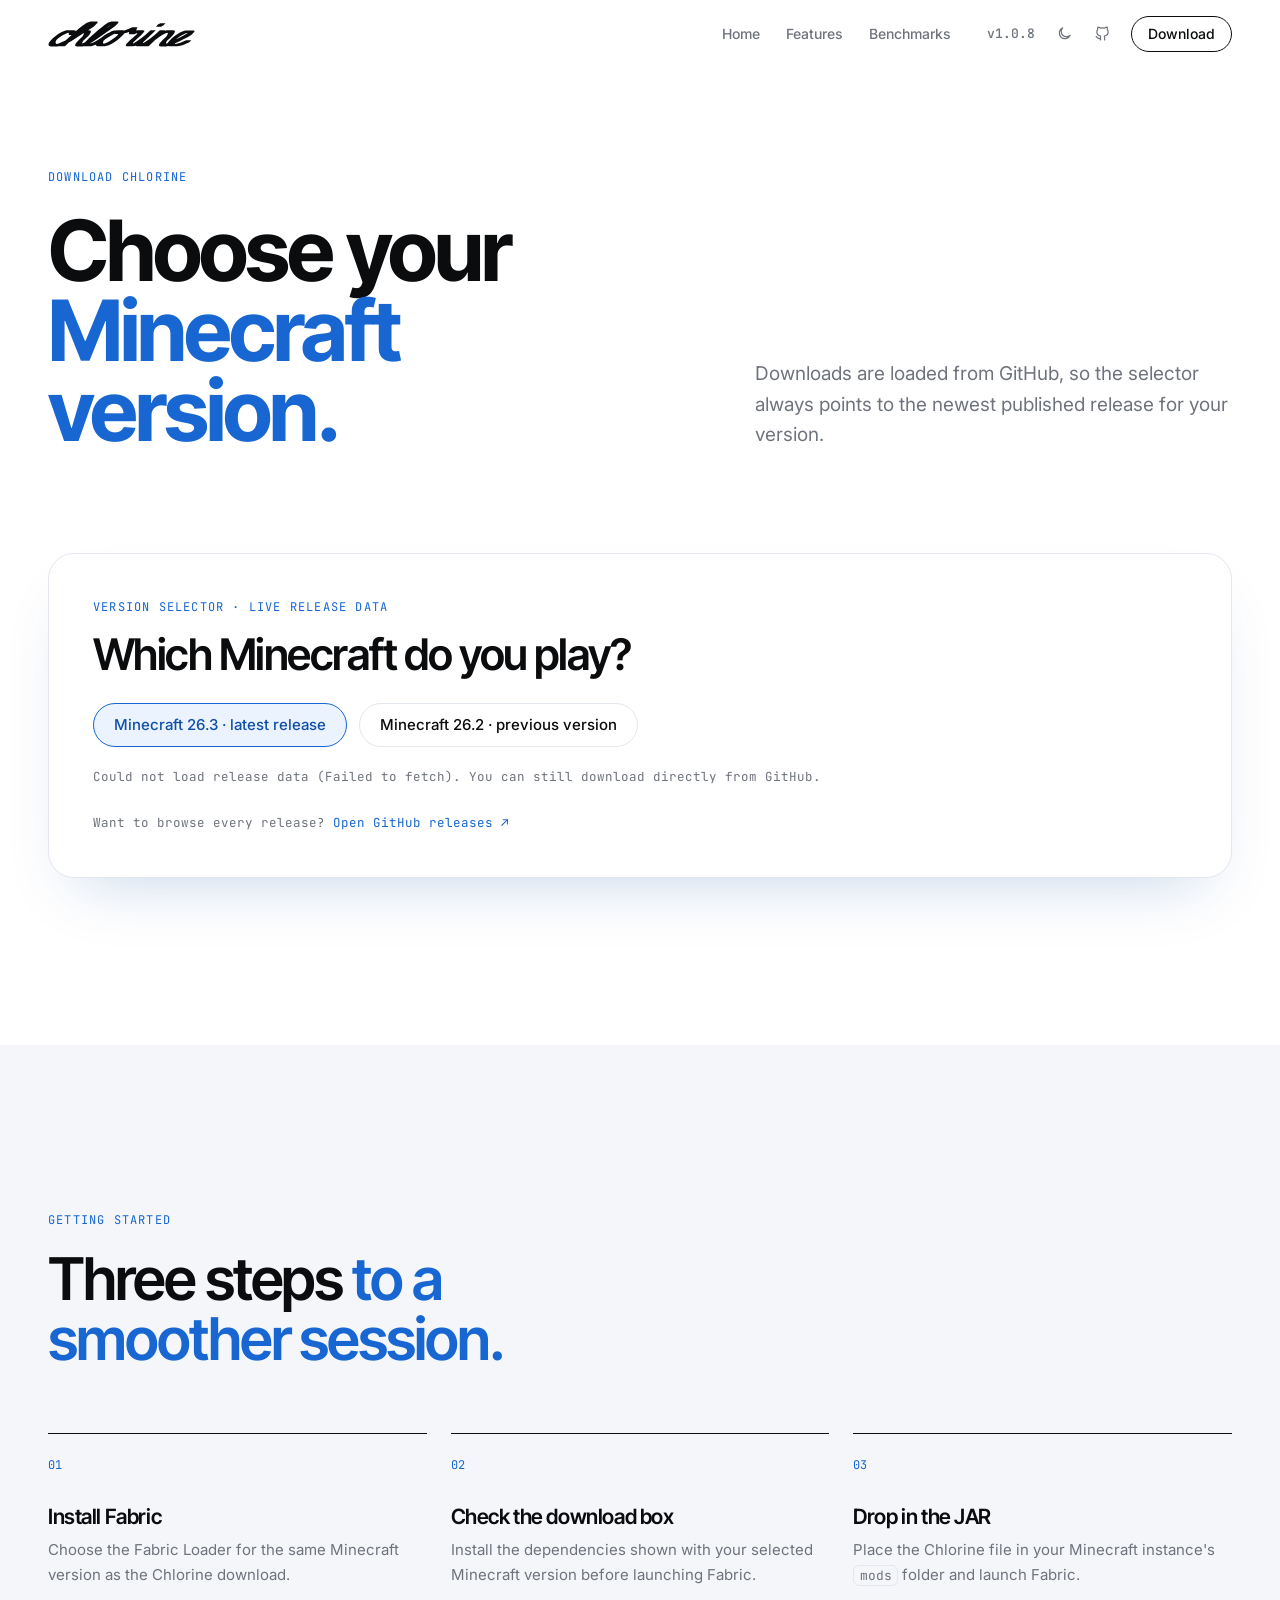
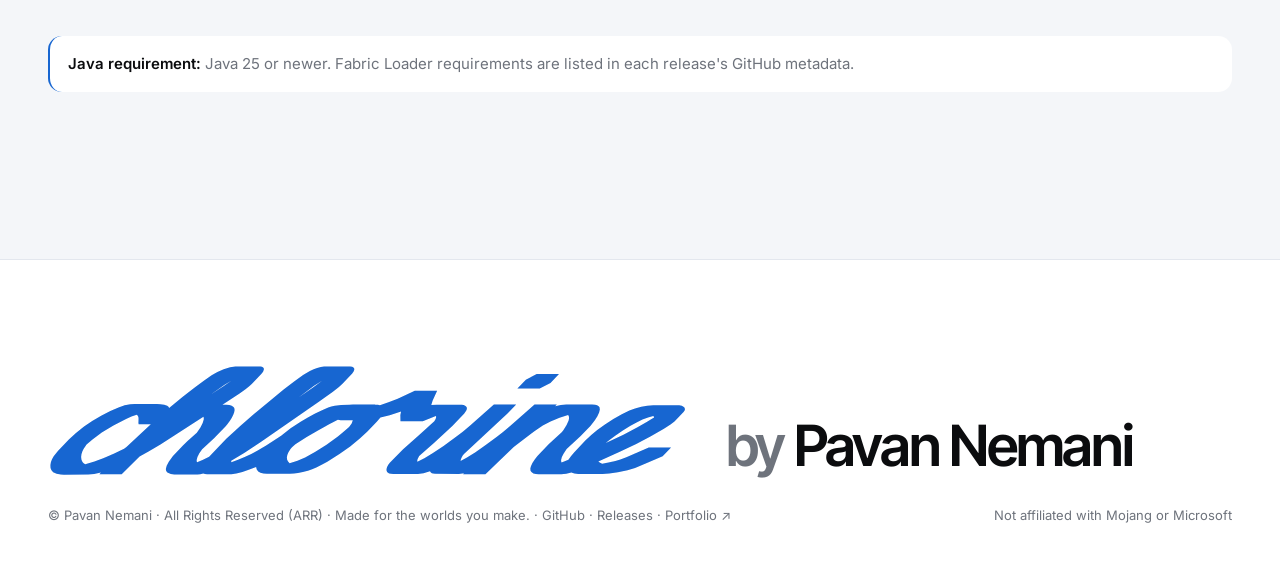
<file: downloads.html>
<!doctype html>
<html lang="en">
<head>
<meta charset="utf-8">
<meta name="viewport" content="width=device-width, initial-scale=1, viewport-fit=cover">
<title>Download · Chlorine</title>
<meta name="description" content="Download Chlorine for Minecraft 26.3 or 26.2 from the latest GitHub release.">
<meta name="theme-color" content="#FFFFFF" media="(prefers-color-scheme: light)">
<meta name="theme-color" content="#0B0C0E" media="(prefers-color-scheme: dark)">
<link rel="icon" href="favicon.svg" type="image/svg+xml">
<link rel="apple-touch-icon" href="apple-touch-icon.png">
<meta property="og:type" content="website">
<meta property="og:site_name" content="Chlorine">
<meta property="og:title" content="Download · Chlorine">
<meta property="og:description" content="Download Chlorine for Minecraft 26.3 or 26.2 from the latest GitHub release.">
<meta property="og:url" content="https://ophidianp.github.io/chlorine/downloads.html">
<meta property="og:image" content="https://ophidianp.github.io/chlorine/og.png">
<meta name="twitter:card" content="summary_large_image">
<script>try{var t=localStorage.getItem("cl-theme");if(t)document.documentElement.dataset.theme=t;if(!sessionStorage.getItem("cl-pre")&&!matchMedia("(prefers-reduced-motion: reduce)").matches){document.documentElement.classList.add("preload");sessionStorage.setItem("cl-pre","1")}}catch(e){}</script>
<link rel="preconnect" href="https://fonts.googleapis.com">
<link rel="preconnect" href="https://fonts.gstatic.com" crossorigin>
<link rel="stylesheet" href="https://fonts.googleapis.com/css2?family=Inter:wght@400;500;600&amp;family=Inter+Tight:wght@500;600;700&amp;family=JetBrains+Mono:wght@400;500&amp;display=swap">
<link rel="stylesheet" href="assets/site.css?v=20">
<script src="assets/site.js?v=20" defer></script>
<script src="assets/releases.js?v=5" defer></script>
</head>
<body>
<div class="pre" aria-hidden="true"><div class="pre-in">
  <span class="lgs"><svg class="ghost"><use href="#cl"/></svg><svg class="fillp"><use href="#cl"/></svg></span>
  <p>A smoother world,<br>without the noise.</p>
</div></div>
<svg width="0" height="0" style="position:absolute" aria-hidden="true">
  <symbol id="cl" viewBox="-0.6 -0.6 160.44 28.37"><path fill="currentColor" d="M122.03,1.94 L119.32,3.34 L117.19,5.54 L122.79,5.54 L125.50,4.14 L127.63,1.94ZM88.00,11.32 L87.82,12.23 L87.85,13.74 L93.45,13.74 L96.73,12.42 L96.80,12.62 L96.78,12.88 L96.64,13.26 L96.34,13.75 L92.68,17.11 L88.51,20.77 L85.17,24.20 L84.83,24.64 L84.55,25.13 L84.41,25.48 L84.34,25.87 L84.37,26.20 L84.50,26.48 L84.72,26.70 L85.02,26.85 L85.47,26.96 L86.05,27.01 L92.23,27.00 L93.64,26.79 L95.26,26.29 L95.42,26.56 L95.72,26.79 L96.04,26.90 L96.52,26.97 L102.51,26.98 L103.78,26.82 L103.57,27.04 L109.17,27.04 L116.27,20.23 L121.55,16.19 L123.57,14.85 L125.51,13.83 L127.77,12.89 L129.92,12.23 L130.08,12.46 L130.15,12.75 L130.15,13.09 L130.05,13.58 L129.54,14.72 L128.72,16.00 L128.38,16.47 L125.03,19.55 L122.22,22.47 L121.54,23.35 L120.96,24.24 L120.59,25.03 L120.44,25.62 L120.49,26.17 L120.72,26.53 L121.21,26.86 L121.83,27.03 L122.49,27.09 L128.22,27.09 L129.46,26.97 L130.74,26.66 L131.50,26.87 L132.46,26.98 L138.55,26.99 L140.26,26.89 L142.42,26.57 L144.83,26.05 L146.72,25.47 L148.65,24.71 L153.64,22.54 L155.76,20.34 L150.16,20.34 L144.53,22.78 L143.03,23.34 L141.78,23.74 L140.05,24.15 L138.46,24.46 L137.95,24.21 L137.50,23.86 L143.03,21.36 L147.02,19.45 L150.58,17.59 L153.97,15.66 L155.62,14.60 L156.61,13.82 L158.89,11.45 L159.16,11.07 L159.24,10.73 L159.15,10.38 L158.87,10.11 L158.44,9.90 L157.80,9.76 L151.31,9.73 L149.77,9.86 L148.29,10.12 L146.71,10.54 L145.30,11.05 L143.39,11.98 L141.28,13.19 L139.16,14.56 L137.23,15.95 L135.80,17.13 L134.30,18.56 L131.42,21.58 L130.63,22.53 L129.99,23.44 L128.28,24.11 L128.18,23.84 L128.16,23.50 L128.35,22.74 L128.81,21.83 L129.55,20.76 L133.01,17.56 L135.57,14.90 L136.63,13.54 L137.27,12.52 L137.70,11.59 L137.88,10.80 L137.80,10.26 L137.58,9.98 L137.20,9.77 L136.69,9.64 L135.94,9.56 L129.48,9.56 L128.09,9.70 L126.66,9.98 L127.09,9.54 L121.49,9.54 L115.44,14.92 L113.66,16.40 L112.05,17.66 L109.06,19.88 L106.57,21.61 L104.54,22.89 L102.93,23.74 L102.98,23.41 L103.14,22.96 L103.43,22.45 L103.79,21.96 L114.77,11.74 L116.89,9.54 L111.29,9.54 L105.27,14.91 L103.48,16.39 L101.81,17.67 L98.66,19.97 L96.00,21.76 L93.85,23.08 L92.09,23.96 L92.06,23.67 L92.13,23.28 L92.54,22.47 L96.32,19.16 L100.93,14.89 L103.86,11.81 L104.37,11.06 L104.49,10.74 L104.52,10.47 L104.43,10.17 L104.17,9.92 L103.72,9.72 L103.21,9.62 L96.94,9.60 L95.58,9.71 L95.93,8.59 L97.05,6.14 L91.45,6.14 L87.15,8.12 L84.84,9.00 L82.69,9.73 L82.20,9.64 L81.46,9.61 L81.53,9.54 L75.93,9.54 L75.01,9.61 L72.95,9.66 L71.37,9.85 L70.49,10.07 L69.72,10.34 L68.17,10.99 L66.43,11.84 L64.60,12.83 L62.79,13.88 L60.28,15.54 L57.90,17.42 L54.14,19.84 L51.90,21.18 L50.40,21.98 L48.74,22.77 L46.93,23.52 L45.39,24.07 L45.38,23.71 L48.63,21.73 L52.80,18.95 L67.46,8.81 L70.90,6.35 L72.41,5.16 L73.30,4.35 L75.74,1.81 L76.09,1.31 L76.26,0.84 L76.24,0.54 L76.05,0.28 L75.73,0.11 L75.26,0.02 L68.66,0.03 L67.86,0.15 L66.93,0.40 L66.06,0.72 L65.11,1.16 L63.41,2.16 L61.08,3.83 L58.45,5.87 L54.89,8.78 L50.86,12.14 L47.71,14.87 L44.14,18.18 L39.83,22.66 L38.17,23.48 L36.80,24.07 L36.71,23.78 L36.70,23.49 L36.90,22.73 L37.37,21.81 L38.08,20.78 L41.07,18.05 L43.93,15.09 L44.40,14.54 L45.05,13.62 L45.52,12.86 L45.89,12.15 L46.12,11.50 L46.22,10.93 L46.14,10.46 L45.94,10.17 L45.50,9.89 L44.89,9.71 L44.14,9.61 L43.17,9.60 L47.47,6.80 L48.96,5.74 L49.90,5.00 L50.59,4.36 L52.92,1.93 L53.37,1.33 L53.57,0.77 L53.54,0.47 L53.39,0.25 L53.09,0.07 L52.74,0.00 L46.41,0.01 L45.09,0.23 L43.48,0.72 L41.91,1.41 L40.46,2.24 L38.59,3.51 L36.29,5.22 L33.14,7.71 L29.79,10.47 L29.63,10.13 L29.30,9.87 L28.57,9.64 L27.60,9.48 L26.74,9.44 L21.14,9.44 L20.03,9.51 L18.63,9.77 L17.09,10.30 L15.04,11.20 L12.84,12.34 L10.48,13.72 L8.44,15.09 L6.34,16.76 L4.63,18.34 L1.93,21.15 L0.82,22.54 L0.40,23.29 L0.13,24.02 L0.00,24.72 L0.02,25.36 L0.11,25.73 L0.27,26.07 L0.69,26.54 L1.12,26.78 L1.55,26.93 L2.60,27.13 L3.38,27.17 L9.49,27.16 L10.98,27.00 L12.69,26.61 L12.28,27.04 L17.88,27.04 L22.38,22.62 L24.63,21.38 L27.62,19.58 L38.40,12.62 L38.49,12.96 L38.48,13.31 L38.21,14.23 L37.65,15.31 L36.74,16.65 L34.35,18.81 L33.26,19.87 L30.75,22.48 L29.71,23.90 L29.18,24.93 L28.98,25.69 L28.99,26.04 L29.08,26.28 L29.27,26.54 L29.49,26.72 L30.21,27.01 L31.08,27.12 L36.93,27.12 L37.60,27.06 L38.35,26.91 L38.79,27.02 L39.33,27.06 L45.42,27.05 L46.66,26.88 L48.18,26.49 L49.77,25.96 L51.62,25.23 L51.78,25.85 L52.15,26.35 L52.71,26.70 L53.45,26.90 L54.31,26.95 L60.07,26.95 L61.14,26.89 L62.12,26.76 L63.36,26.51 L64.63,26.17 L65.68,25.81 L66.73,25.37 L68.08,24.71 L69.49,23.92 L72.54,22.01 L75.23,20.10 L77.72,18.04 L79.55,16.31 L81.96,13.82 L82.82,12.84 L85.15,12.24ZM61.48,19.56 L64.32,17.75 L67.04,16.16 L69.95,14.51 L72.14,13.40 L72.84,13.54 L75.89,13.54 L75.60,14.32 L74.95,15.20 L73.50,16.49 L72.14,17.60 L69.29,19.66 L66.49,21.44 L63.92,22.86 L62.00,23.69 L60.03,24.28 L59.64,23.88 L59.41,23.40 L59.34,22.84 L59.45,22.21 L59.74,21.54 L60.25,20.76 L60.63,20.30ZM18.49,20.64 L16.01,21.86 L13.41,22.98 L11.05,23.85 L8.75,24.53 L8.42,24.34 L8.15,24.09 L7.95,23.79 L7.78,23.35 L7.71,22.74 L7.79,22.06 L8.01,21.34 L8.31,20.71 L9.07,19.62 L10.56,18.34 L12.89,16.60 L15.82,14.81 L18.99,13.18 L20.35,12.58 L21.65,12.11 L21.94,12.38 L22.09,12.74 L22.12,13.16 L22.09,14.12 L22.14,14.54 L25.20,14.54 L21.50,17.94 L19.08,20.26ZM62.28,7.79 L66.16,4.86 L68.18,3.58 L65.81,5.33ZM40.23,7.06 L43.71,4.58 L45.40,3.60 L43.42,4.98ZM140.14,18.59 L141.74,17.38 L143.56,16.14 L145.47,14.96 L147.10,14.06 L148.58,13.34 L149.98,12.80 L151.29,12.43 L151.45,12.64 L151.51,12.82 L151.28,12.97 L149.64,13.97 L147.33,15.26 L143.80,17.13 L139.37,19.25Z"/></symbol>
</svg>

<header class="hdr" id="hdr">
  <div class="wrap">
    <a class="logo lgs" href="index.html" aria-label="Chlorine, home"><svg class="base" aria-hidden="true"><use href="#cl"/></svg><svg class="fillp" aria-hidden="true"><use href="#cl"/></svg></a>
    <nav class="nav" aria-label="Main">
      <a href="index.html">Home</a>
      <a href="features.html">Features</a>
      <a href="benchmarks.html">Benchmarks</a>
    </nav>
    <div class="tools">
      <span class="kbd">v1.0.8</span>
      <button class="ib" id="theme" type="button" aria-label="Switch light or dark mode">
        <svg class="moon" viewBox="0 0 24 24" fill="none" stroke="currentColor" stroke-width="1.7" stroke-linecap="round" stroke-linejoin="round" aria-hidden="true"><path d="M20 14.5A8 8 0 1 1 9.5 4a6.5 6.5 0 0 0 10.5 10.5z"/></svg>
        <svg class="sun" viewBox="0 0 24 24" fill="none" stroke="currentColor" stroke-width="1.7" stroke-linecap="round" aria-hidden="true"><circle cx="12" cy="12" r="4"/><path d="M12 2v2M12 20v2M4.9 4.9l1.4 1.4M17.7 17.7l1.4 1.4M2 12h2M20 12h2M4.9 19.1l1.4-1.4M17.7 6.3l1.4-1.4"/></svg>
      </button>
      <a class="ib" href="https://github.com/ophidianp/chlorine" aria-label="Chlorine on GitHub"><svg viewBox="0 0 24 24" fill="none" stroke="currentColor" stroke-width="1.7" stroke-linecap="round" stroke-linejoin="round" aria-hidden="true"><path d="M9 19c-4 1.3-4-2-6-2.5m12 4.5v-3.5c0-1 .1-1.4-.5-2 2.8-.3 5.5-1.4 5.5-6a4.6 4.6 0 0 0-1.3-3.2 4.2 4.2 0 0 0-.1-3.2s-1.1-.3-3.5 1.3a12 12 0 0 0-6.2 0C6.5 2.8 5.4 3.1 5.4 3.1a4.2 4.2 0 0 0-.1 3.2A4.6 4.6 0 0 0 4 9.5c0 4.6 2.7 5.7 5.5 6-.6.6-.6 1.2-.5 2V21"/></svg></a>
      <a class="pill sm" href="downloads.html" style="margin-left:8px" aria-current="page">Download</a>
      <button class="ib menu-btn" id="menu" type="button" aria-label="Menu" aria-expanded="false" aria-controls="sheet"><svg viewBox="0 0 24 24" fill="none" stroke="currentColor" stroke-width="1.7" stroke-linecap="round" aria-hidden="true"><path class="bars" d="M4 8h16M4 16h16"/><path class="x" d="M6 6l12 12M18 6L6 18"/></svg></button>
    </div>
  </div>
  <nav class="sheet" id="sheet" aria-label="Main, mobile">
      <a href="index.html">Home</a>
      <a href="features.html">Features</a>
      <a href="benchmarks.html">Benchmarks</a>
      <a href="downloads.html" aria-current="page">Download</a>
  </nav>
</header>

<main>
  <section class="hero sub">
    <div class="wrap">
      <div class="hero-grid">
        <div>
          <p class="eyebrow in">Download Chlorine</p>
          <h1 class="in d1" style="margin-top:22px">Choose your <em>Minecraft version.</em></h1>
        </div>
        <div class="hero-side">
          <p class="lede in d2">Downloads are loaded from GitHub, so the selector always points to the newest published release for your version.</p>
        </div>
      </div>
    </div>
  </section>

  <section class="blk tight">
    <div class="wrap">
      <div class="picker zoom">
        <p class="eyebrow">Version selector · live release data</p>
        <p class="picker-q" id="version-heading">Which Minecraft do you play?</p>
        <div class="cta version-picker" role="group" aria-label="Minecraft version" data-selected="26.3">
          <button class="pill" type="button" data-game-version="26.3" aria-pressed="true">Minecraft 26.3 · latest release</button>
          <button class="pill" type="button" data-game-version="26.2" aria-pressed="false">Minecraft 26.2 · previous version</button>
        </div>
        <p id="release-status" class="fine" style="margin-top:20px">Checking GitHub for the latest releases…</p>
        <div id="release-result" class="result" hidden>
          <p class="eyebrow">Latest for <span id="selected-game-version">26.3</span></p>
          <h3 id="release-name">Chlorine</h3>
          <p id="release-dependencies"></p>
          <div class="cta" style="margin-top:10px">
            <a class="pill ac" id="download-button">Download .jar <span class="ar">↓</span></a>
            <a class="pill" id="release-page" href="https://github.com/ophidianp/chlorine/releases">View release details on GitHub Releases <span class="ar">↗</span></a>
          </div>
        </div>
        <p class="fine" style="margin-top:26px">Want to browse every release? <a href="https://github.com/ophidianp/chlorine/releases" style="color:var(--ac)">Open GitHub releases ↗</a></p>
      </div>
    </div>
  </section>

  <section class="blk tint">
    <div class="wrap">
      <div class="blk-head"><div><p class="eyebrow rv">Getting started</p><h2 class="rv d1">Three steps <em>to a smoother session.</em></h2></div></div>
      <ol class="howto">
        <li class="rv"><h3>Install Fabric</h3><p>Choose the Fabric Loader for the same Minecraft version as the Chlorine download.</p></li>
        <li class="rv d1"><h3>Check the download box</h3><p>Install the dependencies shown with your selected Minecraft version before launching Fabric.</p></li>
        <li class="rv d2"><h3>Drop in the JAR</h3><p>Place the Chlorine file in your Minecraft instance's <code>mods</code> folder and launch Fabric.</p></li>
      </ol>
      <p class="note rv" style="margin-top:48px"><strong>Java requirement:</strong> Java 25 or newer. Fabric Loader requirements are listed in each release's GitHub metadata.</p>
    </div>
  </section>
</main>

<footer><div class="wrap foot-logo"><span class="lgs" role="img" aria-label="Chlorine"><svg class="ghost" aria-hidden="true"><use href="#cl"/></svg><svg class="fillp" aria-hidden="true"><use href="#cl"/></svg></span><p class="foot-by">by <a href="https://ophidianp.github.io/">Pavan Nemani</a></p></div><div class="wrap fine"><span>&copy; Pavan Nemani · All Rights Reserved (ARR) · Made for the worlds you make. · <a href="https://github.com/ophidianp/chlorine">GitHub</a> · <a href="https://github.com/ophidianp/chlorine/releases">Releases</a> · <a href="https://ophidianp.github.io/">Portfolio ↗</a></span><span>Not affiliated with Mojang or Microsoft</span></div></footer>
</body>
</html>
</file>
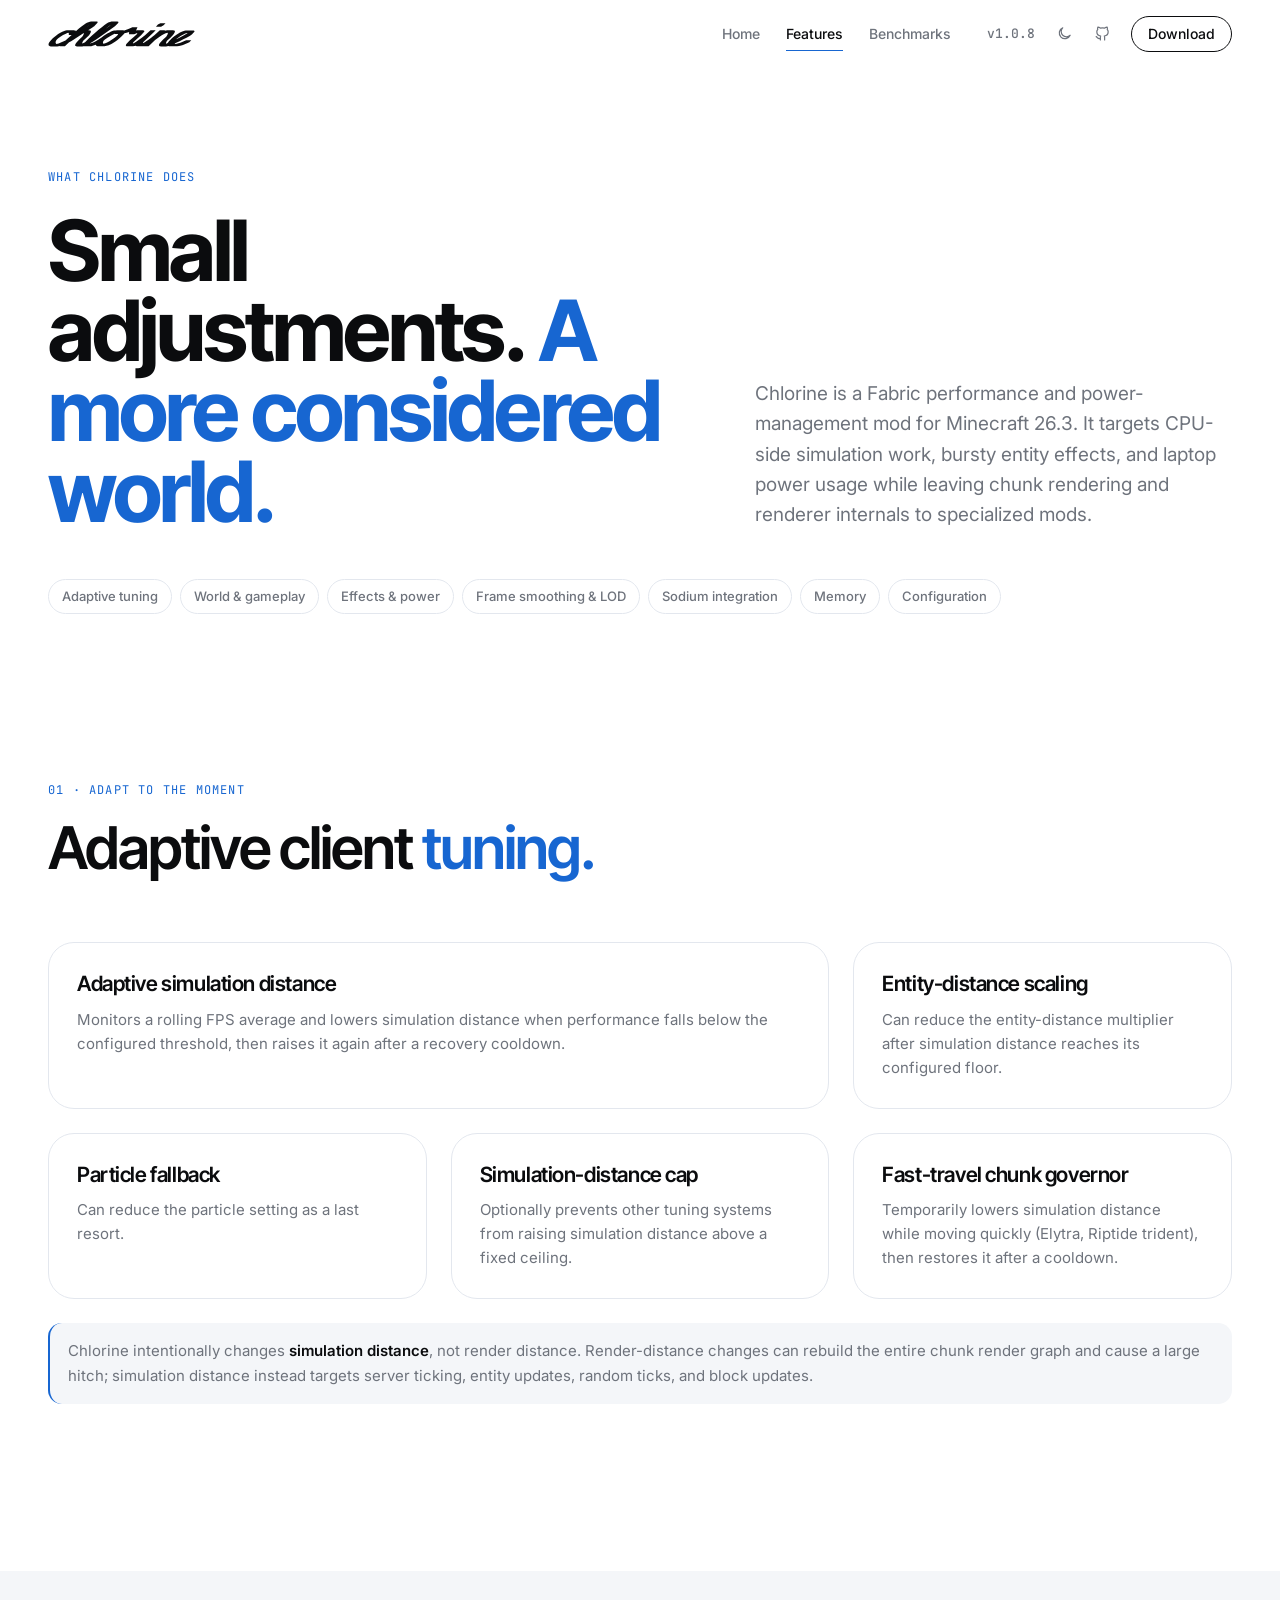
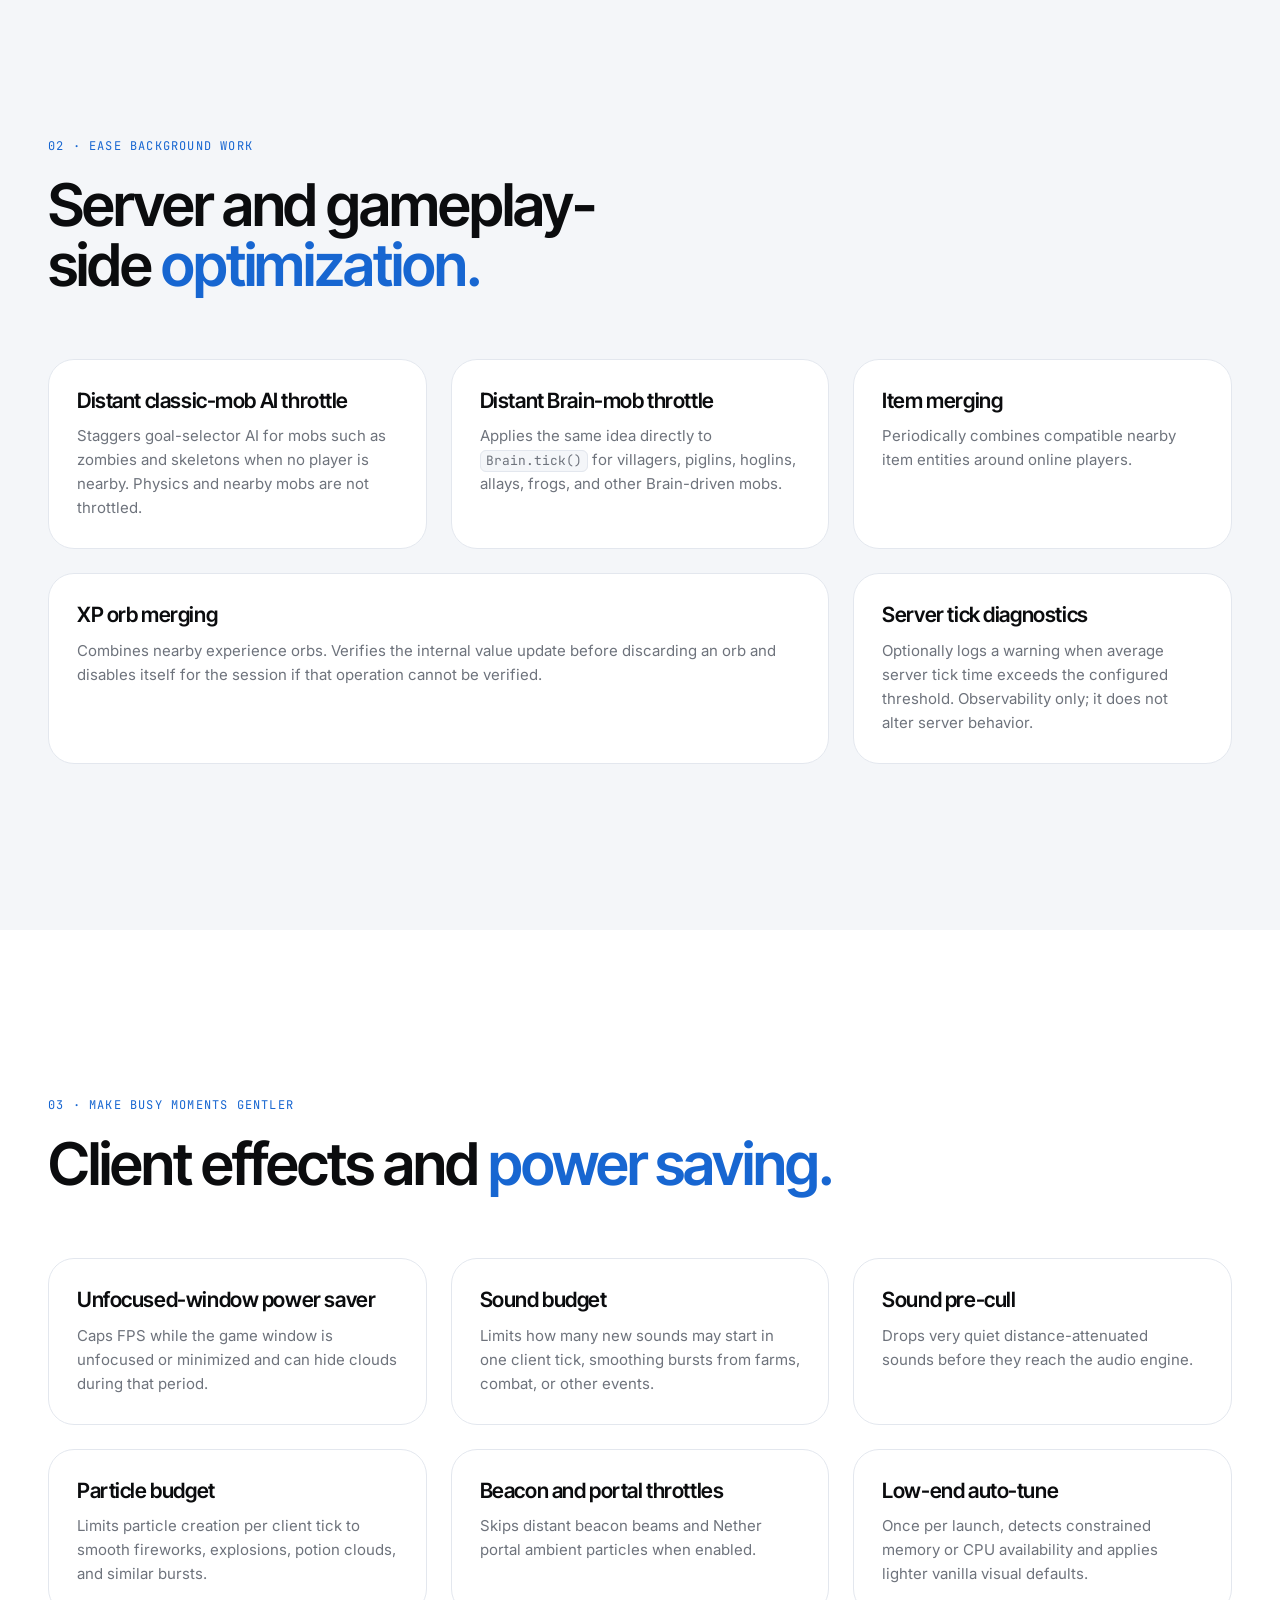
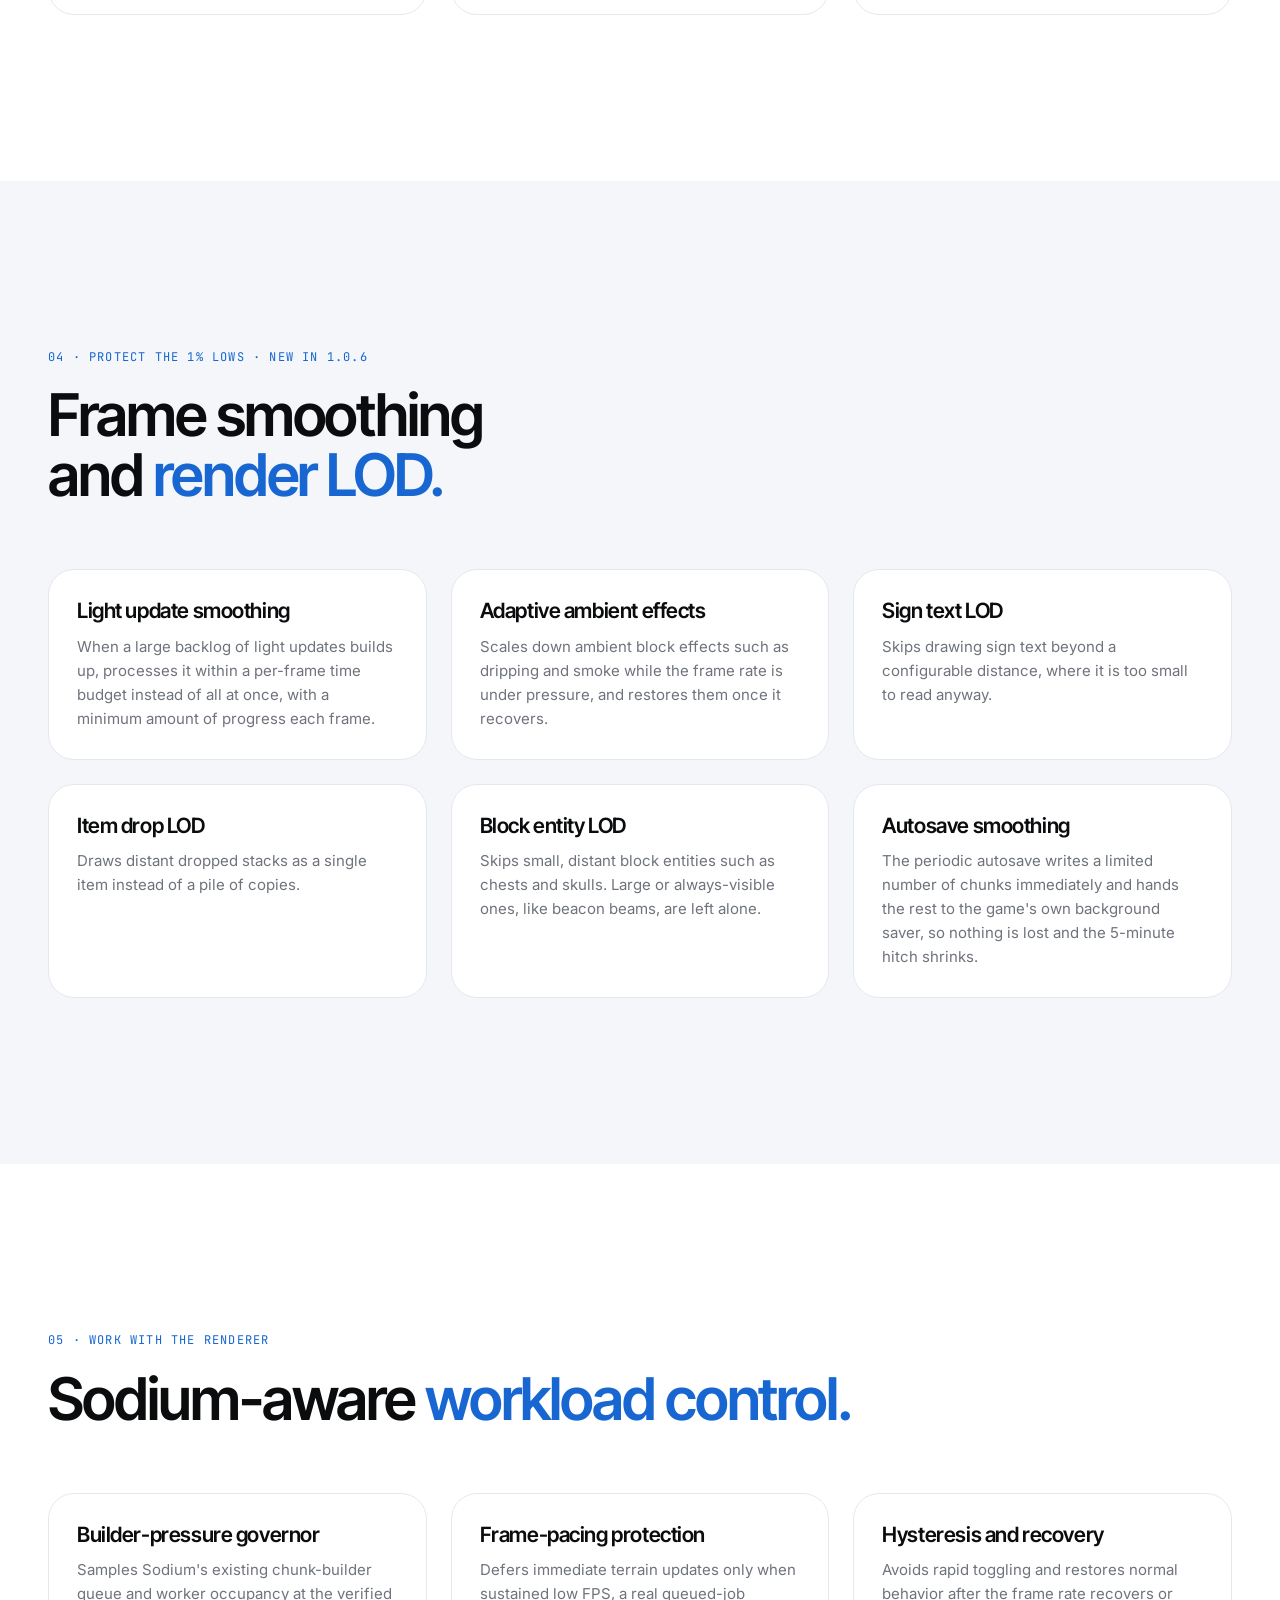
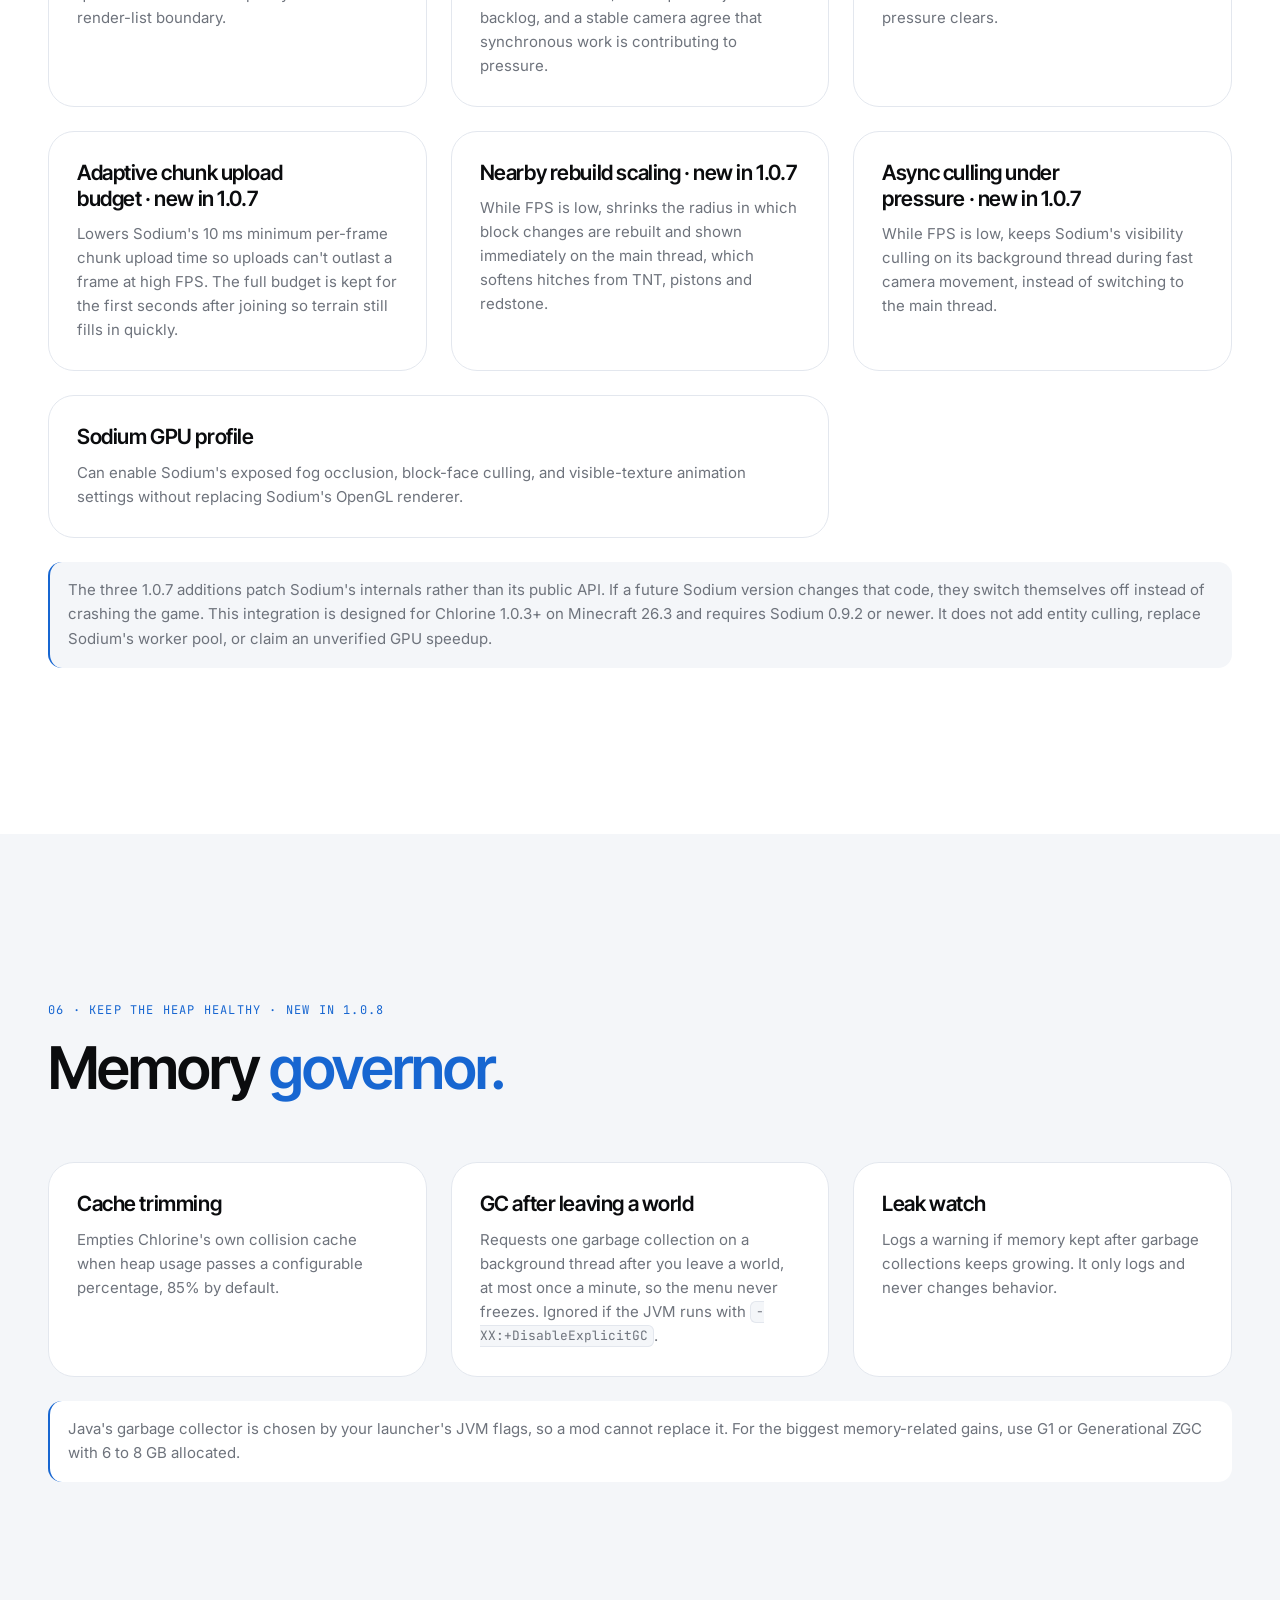
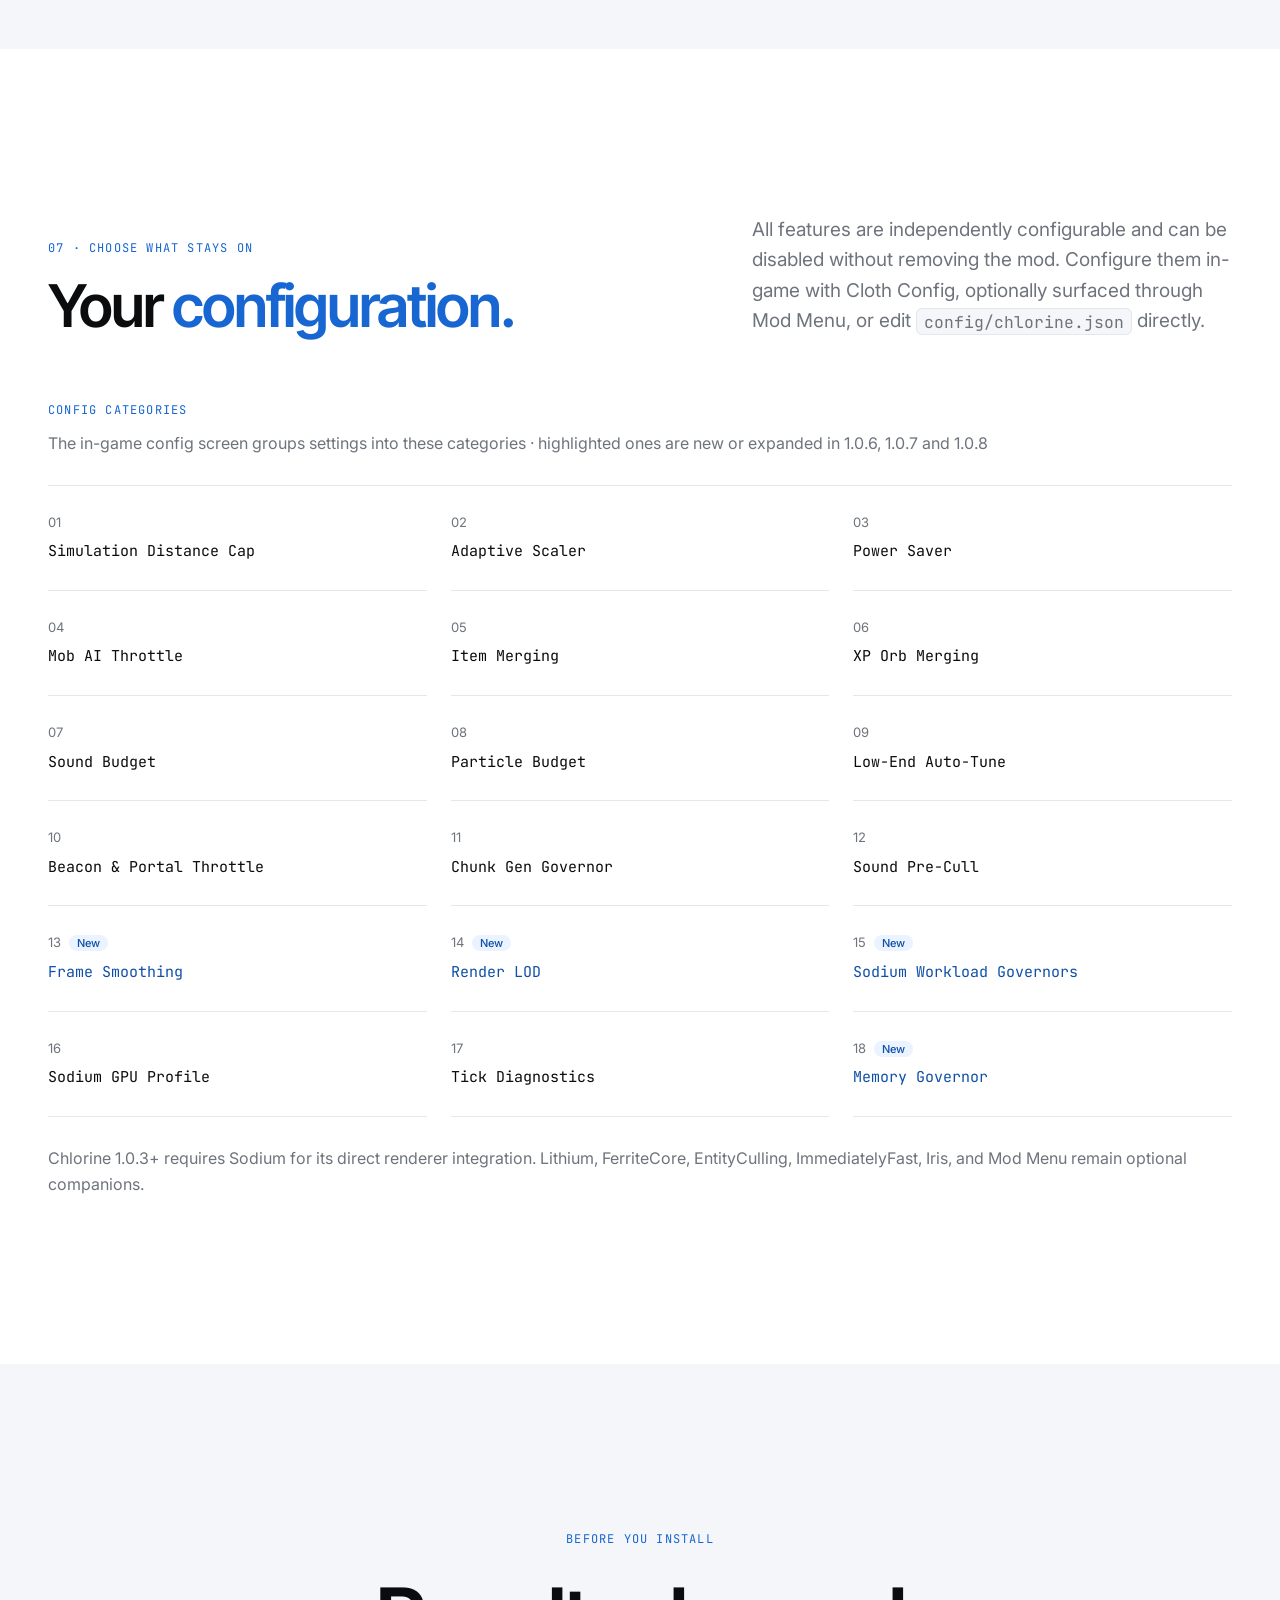
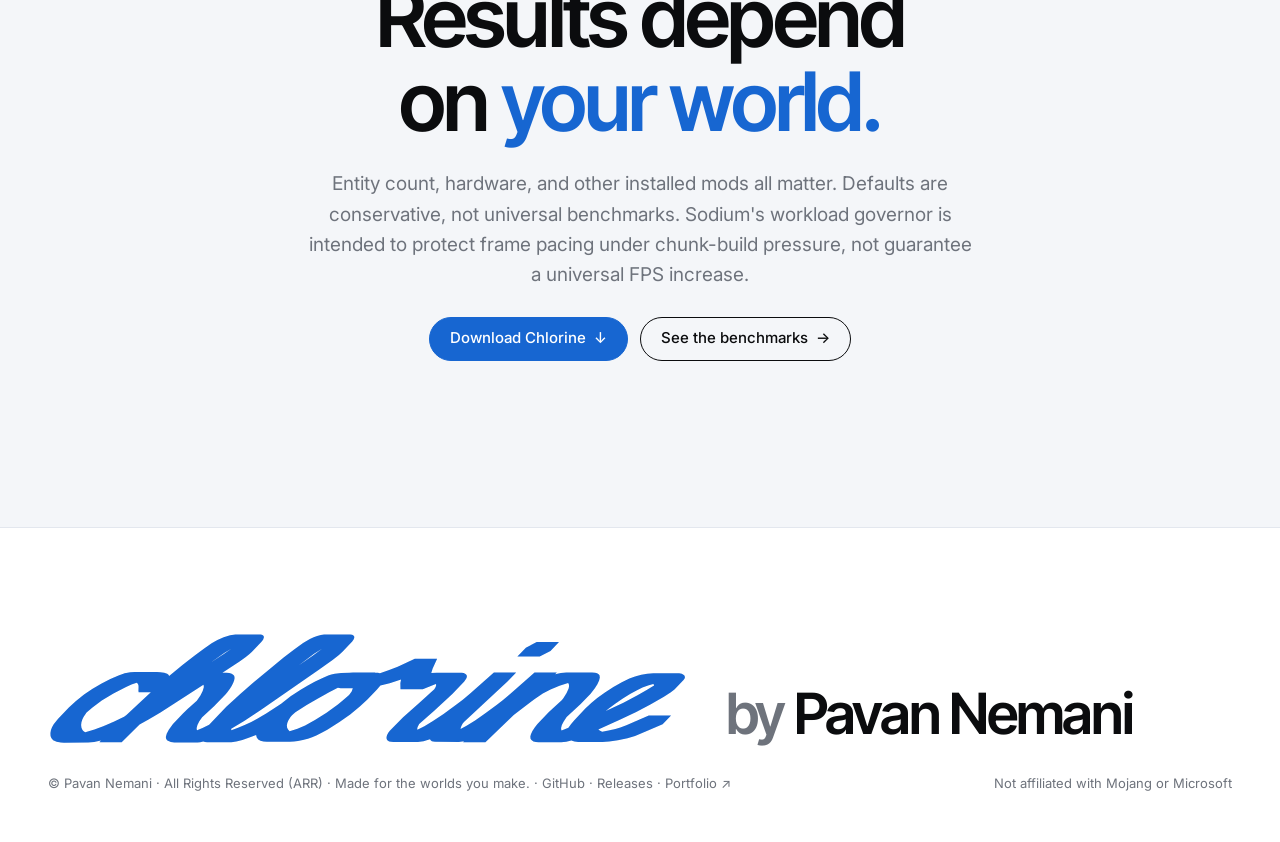
<file: features.html>
<!doctype html>
<html lang="en">
<head>
<meta charset="utf-8">
<meta name="viewport" content="width=device-width, initial-scale=1, viewport-fit=cover">
<title>Features · Chlorine</title>
<meta name="description" content="What Chlorine does: adaptive tuning, gameplay-side optimization, effects and power saving, frame smoothing, Sodium integration and a memory governor.">
<meta name="theme-color" content="#FFFFFF" media="(prefers-color-scheme: light)">
<meta name="theme-color" content="#0B0C0E" media="(prefers-color-scheme: dark)">
<link rel="icon" href="favicon.svg" type="image/svg+xml">
<link rel="apple-touch-icon" href="apple-touch-icon.png">
<meta property="og:type" content="website">
<meta property="og:site_name" content="Chlorine">
<meta property="og:title" content="Features · Chlorine">
<meta property="og:description" content="What Chlorine does: adaptive tuning, gameplay-side optimization, effects and power saving, frame smoothing, Sodium integration and a memory governor.">
<meta property="og:url" content="https://ophidianp.github.io/chlorine/features.html">
<meta property="og:image" content="https://ophidianp.github.io/chlorine/og.png">
<meta name="twitter:card" content="summary_large_image">
<script>try{var t=localStorage.getItem("cl-theme");if(t)document.documentElement.dataset.theme=t;if(!sessionStorage.getItem("cl-pre")&&!matchMedia("(prefers-reduced-motion: reduce)").matches){document.documentElement.classList.add("preload");sessionStorage.setItem("cl-pre","1")}}catch(e){}</script>
<link rel="preconnect" href="https://fonts.googleapis.com">
<link rel="preconnect" href="https://fonts.gstatic.com" crossorigin>
<link rel="stylesheet" href="https://fonts.googleapis.com/css2?family=Inter:wght@400;500;600&amp;family=Inter+Tight:wght@500;600;700&amp;family=JetBrains+Mono:wght@400;500&amp;display=swap">
<link rel="stylesheet" href="assets/site.css?v=20">
<script src="assets/site.js?v=20" defer></script>
</head>
<body>
<div class="pre" aria-hidden="true"><div class="pre-in">
  <span class="lgs"><svg class="ghost"><use href="#cl"/></svg><svg class="fillp"><use href="#cl"/></svg></span>
  <p>A smoother world,<br>without the noise.</p>
</div></div>
<svg width="0" height="0" style="position:absolute" aria-hidden="true">
  <symbol id="cl" viewBox="-0.6 -0.6 160.44 28.37"><path fill="currentColor" d="M122.03,1.94 L119.32,3.34 L117.19,5.54 L122.79,5.54 L125.50,4.14 L127.63,1.94ZM88.00,11.32 L87.82,12.23 L87.85,13.74 L93.45,13.74 L96.73,12.42 L96.80,12.62 L96.78,12.88 L96.64,13.26 L96.34,13.75 L92.68,17.11 L88.51,20.77 L85.17,24.20 L84.83,24.64 L84.55,25.13 L84.41,25.48 L84.34,25.87 L84.37,26.20 L84.50,26.48 L84.72,26.70 L85.02,26.85 L85.47,26.96 L86.05,27.01 L92.23,27.00 L93.64,26.79 L95.26,26.29 L95.42,26.56 L95.72,26.79 L96.04,26.90 L96.52,26.97 L102.51,26.98 L103.78,26.82 L103.57,27.04 L109.17,27.04 L116.27,20.23 L121.55,16.19 L123.57,14.85 L125.51,13.83 L127.77,12.89 L129.92,12.23 L130.08,12.46 L130.15,12.75 L130.15,13.09 L130.05,13.58 L129.54,14.72 L128.72,16.00 L128.38,16.47 L125.03,19.55 L122.22,22.47 L121.54,23.35 L120.96,24.24 L120.59,25.03 L120.44,25.62 L120.49,26.17 L120.72,26.53 L121.21,26.86 L121.83,27.03 L122.49,27.09 L128.22,27.09 L129.46,26.97 L130.74,26.66 L131.50,26.87 L132.46,26.98 L138.55,26.99 L140.26,26.89 L142.42,26.57 L144.83,26.05 L146.72,25.47 L148.65,24.71 L153.64,22.54 L155.76,20.34 L150.16,20.34 L144.53,22.78 L143.03,23.34 L141.78,23.74 L140.05,24.15 L138.46,24.46 L137.95,24.21 L137.50,23.86 L143.03,21.36 L147.02,19.45 L150.58,17.59 L153.97,15.66 L155.62,14.60 L156.61,13.82 L158.89,11.45 L159.16,11.07 L159.24,10.73 L159.15,10.38 L158.87,10.11 L158.44,9.90 L157.80,9.76 L151.31,9.73 L149.77,9.86 L148.29,10.12 L146.71,10.54 L145.30,11.05 L143.39,11.98 L141.28,13.19 L139.16,14.56 L137.23,15.95 L135.80,17.13 L134.30,18.56 L131.42,21.58 L130.63,22.53 L129.99,23.44 L128.28,24.11 L128.18,23.84 L128.16,23.50 L128.35,22.74 L128.81,21.83 L129.55,20.76 L133.01,17.56 L135.57,14.90 L136.63,13.54 L137.27,12.52 L137.70,11.59 L137.88,10.80 L137.80,10.26 L137.58,9.98 L137.20,9.77 L136.69,9.64 L135.94,9.56 L129.48,9.56 L128.09,9.70 L126.66,9.98 L127.09,9.54 L121.49,9.54 L115.44,14.92 L113.66,16.40 L112.05,17.66 L109.06,19.88 L106.57,21.61 L104.54,22.89 L102.93,23.74 L102.98,23.41 L103.14,22.96 L103.43,22.45 L103.79,21.96 L114.77,11.74 L116.89,9.54 L111.29,9.54 L105.27,14.91 L103.48,16.39 L101.81,17.67 L98.66,19.97 L96.00,21.76 L93.85,23.08 L92.09,23.96 L92.06,23.67 L92.13,23.28 L92.54,22.47 L96.32,19.16 L100.93,14.89 L103.86,11.81 L104.37,11.06 L104.49,10.74 L104.52,10.47 L104.43,10.17 L104.17,9.92 L103.72,9.72 L103.21,9.62 L96.94,9.60 L95.58,9.71 L95.93,8.59 L97.05,6.14 L91.45,6.14 L87.15,8.12 L84.84,9.00 L82.69,9.73 L82.20,9.64 L81.46,9.61 L81.53,9.54 L75.93,9.54 L75.01,9.61 L72.95,9.66 L71.37,9.85 L70.49,10.07 L69.72,10.34 L68.17,10.99 L66.43,11.84 L64.60,12.83 L62.79,13.88 L60.28,15.54 L57.90,17.42 L54.14,19.84 L51.90,21.18 L50.40,21.98 L48.74,22.77 L46.93,23.52 L45.39,24.07 L45.38,23.71 L48.63,21.73 L52.80,18.95 L67.46,8.81 L70.90,6.35 L72.41,5.16 L73.30,4.35 L75.74,1.81 L76.09,1.31 L76.26,0.84 L76.24,0.54 L76.05,0.28 L75.73,0.11 L75.26,0.02 L68.66,0.03 L67.86,0.15 L66.93,0.40 L66.06,0.72 L65.11,1.16 L63.41,2.16 L61.08,3.83 L58.45,5.87 L54.89,8.78 L50.86,12.14 L47.71,14.87 L44.14,18.18 L39.83,22.66 L38.17,23.48 L36.80,24.07 L36.71,23.78 L36.70,23.49 L36.90,22.73 L37.37,21.81 L38.08,20.78 L41.07,18.05 L43.93,15.09 L44.40,14.54 L45.05,13.62 L45.52,12.86 L45.89,12.15 L46.12,11.50 L46.22,10.93 L46.14,10.46 L45.94,10.17 L45.50,9.89 L44.89,9.71 L44.14,9.61 L43.17,9.60 L47.47,6.80 L48.96,5.74 L49.90,5.00 L50.59,4.36 L52.92,1.93 L53.37,1.33 L53.57,0.77 L53.54,0.47 L53.39,0.25 L53.09,0.07 L52.74,0.00 L46.41,0.01 L45.09,0.23 L43.48,0.72 L41.91,1.41 L40.46,2.24 L38.59,3.51 L36.29,5.22 L33.14,7.71 L29.79,10.47 L29.63,10.13 L29.30,9.87 L28.57,9.64 L27.60,9.48 L26.74,9.44 L21.14,9.44 L20.03,9.51 L18.63,9.77 L17.09,10.30 L15.04,11.20 L12.84,12.34 L10.48,13.72 L8.44,15.09 L6.34,16.76 L4.63,18.34 L1.93,21.15 L0.82,22.54 L0.40,23.29 L0.13,24.02 L0.00,24.72 L0.02,25.36 L0.11,25.73 L0.27,26.07 L0.69,26.54 L1.12,26.78 L1.55,26.93 L2.60,27.13 L3.38,27.17 L9.49,27.16 L10.98,27.00 L12.69,26.61 L12.28,27.04 L17.88,27.04 L22.38,22.62 L24.63,21.38 L27.62,19.58 L38.40,12.62 L38.49,12.96 L38.48,13.31 L38.21,14.23 L37.65,15.31 L36.74,16.65 L34.35,18.81 L33.26,19.87 L30.75,22.48 L29.71,23.90 L29.18,24.93 L28.98,25.69 L28.99,26.04 L29.08,26.28 L29.27,26.54 L29.49,26.72 L30.21,27.01 L31.08,27.12 L36.93,27.12 L37.60,27.06 L38.35,26.91 L38.79,27.02 L39.33,27.06 L45.42,27.05 L46.66,26.88 L48.18,26.49 L49.77,25.96 L51.62,25.23 L51.78,25.85 L52.15,26.35 L52.71,26.70 L53.45,26.90 L54.31,26.95 L60.07,26.95 L61.14,26.89 L62.12,26.76 L63.36,26.51 L64.63,26.17 L65.68,25.81 L66.73,25.37 L68.08,24.71 L69.49,23.92 L72.54,22.01 L75.23,20.10 L77.72,18.04 L79.55,16.31 L81.96,13.82 L82.82,12.84 L85.15,12.24ZM61.48,19.56 L64.32,17.75 L67.04,16.16 L69.95,14.51 L72.14,13.40 L72.84,13.54 L75.89,13.54 L75.60,14.32 L74.95,15.20 L73.50,16.49 L72.14,17.60 L69.29,19.66 L66.49,21.44 L63.92,22.86 L62.00,23.69 L60.03,24.28 L59.64,23.88 L59.41,23.40 L59.34,22.84 L59.45,22.21 L59.74,21.54 L60.25,20.76 L60.63,20.30ZM18.49,20.64 L16.01,21.86 L13.41,22.98 L11.05,23.85 L8.75,24.53 L8.42,24.34 L8.15,24.09 L7.95,23.79 L7.78,23.35 L7.71,22.74 L7.79,22.06 L8.01,21.34 L8.31,20.71 L9.07,19.62 L10.56,18.34 L12.89,16.60 L15.82,14.81 L18.99,13.18 L20.35,12.58 L21.65,12.11 L21.94,12.38 L22.09,12.74 L22.12,13.16 L22.09,14.12 L22.14,14.54 L25.20,14.54 L21.50,17.94 L19.08,20.26ZM62.28,7.79 L66.16,4.86 L68.18,3.58 L65.81,5.33ZM40.23,7.06 L43.71,4.58 L45.40,3.60 L43.42,4.98ZM140.14,18.59 L141.74,17.38 L143.56,16.14 L145.47,14.96 L147.10,14.06 L148.58,13.34 L149.98,12.80 L151.29,12.43 L151.45,12.64 L151.51,12.82 L151.28,12.97 L149.64,13.97 L147.33,15.26 L143.80,17.13 L139.37,19.25Z"/></symbol>
</svg>

<header class="hdr" id="hdr">
  <div class="wrap">
    <a class="logo lgs" href="index.html" aria-label="Chlorine, home"><svg class="base" aria-hidden="true"><use href="#cl"/></svg><svg class="fillp" aria-hidden="true"><use href="#cl"/></svg></a>
    <nav class="nav" aria-label="Main">
      <a href="index.html">Home</a>
      <a href="features.html" aria-current="page">Features</a>
      <a href="benchmarks.html">Benchmarks</a>
    </nav>
    <div class="tools">
      <span class="kbd">v1.0.8</span>
      <button class="ib" id="theme" type="button" aria-label="Switch light or dark mode">
        <svg class="moon" viewBox="0 0 24 24" fill="none" stroke="currentColor" stroke-width="1.7" stroke-linecap="round" stroke-linejoin="round" aria-hidden="true"><path d="M20 14.5A8 8 0 1 1 9.5 4a6.5 6.5 0 0 0 10.5 10.5z"/></svg>
        <svg class="sun" viewBox="0 0 24 24" fill="none" stroke="currentColor" stroke-width="1.7" stroke-linecap="round" aria-hidden="true"><circle cx="12" cy="12" r="4"/><path d="M12 2v2M12 20v2M4.9 4.9l1.4 1.4M17.7 17.7l1.4 1.4M2 12h2M20 12h2M4.9 19.1l1.4-1.4M17.7 6.3l1.4-1.4"/></svg>
      </button>
      <a class="ib" href="https://github.com/ophidianp/chlorine" aria-label="Chlorine on GitHub"><svg viewBox="0 0 24 24" fill="none" stroke="currentColor" stroke-width="1.7" stroke-linecap="round" stroke-linejoin="round" aria-hidden="true"><path d="M9 19c-4 1.3-4-2-6-2.5m12 4.5v-3.5c0-1 .1-1.4-.5-2 2.8-.3 5.5-1.4 5.5-6a4.6 4.6 0 0 0-1.3-3.2 4.2 4.2 0 0 0-.1-3.2s-1.1-.3-3.5 1.3a12 12 0 0 0-6.2 0C6.5 2.8 5.4 3.1 5.4 3.1a4.2 4.2 0 0 0-.1 3.2A4.6 4.6 0 0 0 4 9.5c0 4.6 2.7 5.7 5.5 6-.6.6-.6 1.2-.5 2V21"/></svg></a>
      <a class="pill sm" href="downloads.html" style="margin-left:8px">Download</a>
      <button class="ib menu-btn" id="menu" type="button" aria-label="Menu" aria-expanded="false" aria-controls="sheet"><svg viewBox="0 0 24 24" fill="none" stroke="currentColor" stroke-width="1.7" stroke-linecap="round" aria-hidden="true"><path class="bars" d="M4 8h16M4 16h16"/><path class="x" d="M6 6l12 12M18 6L6 18"/></svg></button>
    </div>
  </div>
  <nav class="sheet" id="sheet" aria-label="Main, mobile">
      <a href="index.html">Home</a>
      <a href="features.html" aria-current="page">Features</a>
      <a href="benchmarks.html">Benchmarks</a>
      <a href="downloads.html">Download</a>
  </nav>
</header>

<main>
  <section class="hero sub">
    <div class="wrap">
      <div class="hero-grid">
        <div>
          <p class="eyebrow in">What Chlorine does</p>
          <h1 class="in d1" style="margin-top:22px">Small adjustments. <em>A more considered world.</em></h1>
        </div>
        <div class="hero-side">
          <p class="lede in d2">Chlorine is a Fabric performance and power-management mod for Minecraft 26.3. It targets CPU-side simulation work, bursty entity effects, and laptop power usage while leaving chunk rendering and renderer internals to specialized mods.</p>
        </div>
      </div>
      <ul class="chips in d3" style="margin-top:48px"><li><a href="#adaptive">Adaptive tuning</a></li><li><a href="#world">World &amp; gameplay</a></li><li><a href="#comfort">Effects &amp; power</a></li><li><a href="#frames">Frame smoothing &amp; LOD</a></li><li><a href="#sodium">Sodium integration</a></li><li><a href="#memory">Memory</a></li><li><a href="#config">Configuration</a></li></ul>
    </div>
  </section>

  <section class="blk" id="adaptive">
    <div class="wrap">
      <div class="blk-head"><div><p class="eyebrow rv">01 · Adapt to the moment</p><h2 class="rv d1">Adaptive client <em>tuning.</em></h2></div></div>
      <div class="cards">
        <article class="card wide rv"><h3>Adaptive simulation distance</h3><p>Monitors a rolling FPS average and lowers simulation distance when performance falls below the configured threshold, then raises it again after a recovery cooldown.</p></article>
        <article class="card rv d1"><h3>Entity-distance scaling</h3><p>Can reduce the entity-distance multiplier after simulation distance reaches its configured floor.</p></article>
        <article class="card rv d2"><h3>Particle fallback</h3><p>Can reduce the particle setting as a last resort.</p></article>
        <article class="card rv"><h3>Simulation-distance cap</h3><p>Optionally prevents other tuning systems from raising simulation distance above a fixed ceiling.</p></article>
        <article class="card rv d1"><h3>Fast-travel chunk governor</h3><p>Temporarily lowers simulation distance while moving quickly (Elytra, Riptide trident), then restores it after a cooldown.</p></article>
      </div>
      <p class="note rv">Chlorine intentionally changes <strong>simulation distance</strong>, not render distance. Render-distance changes can rebuild the entire chunk render graph and cause a large hitch; simulation distance instead targets server ticking, entity updates, random ticks, and block updates.</p>
    </div>
  </section>
  <section class="blk tint" id="world">
    <div class="wrap">
      <div class="blk-head"><div><p class="eyebrow rv">02 · Ease background work</p><h2 class="rv d1">Server and gameplay-side <em>optimization.</em></h2></div></div>
      <div class="cards">
        <article class="card rv"><h3>Distant classic-mob AI throttle</h3><p>Staggers goal-selector AI for mobs such as zombies and skeletons when no player is nearby. Physics and nearby mobs are not throttled.</p></article>
        <article class="card rv d1"><h3>Distant Brain-mob throttle</h3><p>Applies the same idea directly to <code>Brain.tick()</code> for villagers, piglins, hoglins, allays, frogs, and other Brain-driven mobs.</p></article>
        <article class="card rv d2"><h3>Item merging</h3><p>Periodically combines compatible nearby item entities around online players.</p></article>
        <article class="card wide rv"><h3>XP orb merging</h3><p>Combines nearby experience orbs. Verifies the internal value update before discarding an orb and disables itself for the session if that operation cannot be verified.</p></article>
        <article class="card rv d1"><h3>Server tick diagnostics</h3><p>Optionally logs a warning when average server tick time exceeds the configured threshold. Observability only; it does not alter server behavior.</p></article>
      </div>
    </div>
  </section>
  <section class="blk" id="comfort">
    <div class="wrap">
      <div class="blk-head"><div><p class="eyebrow rv">03 · Make busy moments gentler</p><h2 class="rv d1">Client effects and <em>power saving.</em></h2></div></div>
      <div class="cards">
        <article class="card rv"><h3>Unfocused-window power saver</h3><p>Caps FPS while the game window is unfocused or minimized and can hide clouds during that period.</p></article>
        <article class="card rv d1"><h3>Sound budget</h3><p>Limits how many new sounds may start in one client tick, smoothing bursts from farms, combat, or other events.</p></article>
        <article class="card rv d2"><h3>Sound pre-cull</h3><p>Drops very quiet distance-attenuated sounds before they reach the audio engine.</p></article>
        <article class="card rv"><h3>Particle budget</h3><p>Limits particle creation per client tick to smooth fireworks, explosions, potion clouds, and similar bursts.</p></article>
        <article class="card rv d1"><h3>Beacon and portal throttles</h3><p>Skips distant beacon beams and Nether portal ambient particles when enabled.</p></article>
        <article class="card rv d2"><h3>Low-end auto-tune</h3><p>Once per launch, detects constrained memory or CPU availability and applies lighter vanilla visual defaults.</p></article>
      </div>
    </div>
  </section>
  <section class="blk tint" id="frames">
    <div class="wrap">
      <div class="blk-head"><div><p class="eyebrow rv">04 · Protect the 1% lows · new in 1.0.6</p><h2 class="rv d1">Frame smoothing and <em>render LOD.</em></h2></div></div>
      <div class="cards">
        <article class="card rv"><h3>Light update smoothing</h3><p>When a large backlog of light updates builds up, processes it within a per-frame time budget instead of all at once, with a minimum amount of progress each frame.</p></article>
        <article class="card rv d1"><h3>Adaptive ambient effects</h3><p>Scales down ambient block effects such as dripping and smoke while the frame rate is under pressure, and restores them once it recovers.</p></article>
        <article class="card rv d2"><h3>Sign text LOD</h3><p>Skips drawing sign text beyond a configurable distance, where it is too small to read anyway.</p></article>
        <article class="card rv"><h3>Item drop LOD</h3><p>Draws distant dropped stacks as a single item instead of a pile of copies.</p></article>
        <article class="card rv d1"><h3>Block entity LOD</h3><p>Skips small, distant block entities such as chests and skulls. Large or always-visible ones, like beacon beams, are left alone.</p></article>
        <article class="card rv d2"><h3>Autosave smoothing</h3><p>The periodic autosave writes a limited number of chunks immediately and hands the rest to the game's own background saver, so nothing is lost and the 5-minute hitch shrinks.</p></article>
      </div>
    </div>
  </section>
  <section class="blk" id="sodium">
    <div class="wrap">
      <div class="blk-head"><div><p class="eyebrow rv">05 · Work with the renderer</p><h2 class="rv d1">Sodium-aware <em>workload control.</em></h2></div></div>
      <div class="cards">
        <article class="card rv"><h3>Builder-pressure governor</h3><p>Samples Sodium's existing chunk-builder queue and worker occupancy at the verified render-list boundary.</p></article>
        <article class="card rv d1"><h3>Frame-pacing protection</h3><p>Defers immediate terrain updates only when sustained low FPS, a real queued-job backlog, and a stable camera agree that synchronous work is contributing to pressure.</p></article>
        <article class="card rv d2"><h3>Hysteresis and recovery</h3><p>Avoids rapid toggling and restores normal behavior after the frame rate recovers or pressure clears.</p></article>
        <article class="card rv"><h3>Adaptive chunk upload budget · new in 1.0.7</h3><p>Lowers Sodium's 10 ms minimum per-frame chunk upload time so uploads can't outlast a frame at high FPS. The full budget is kept for the first seconds after joining so terrain still fills in quickly.</p></article>
        <article class="card rv d1"><h3>Nearby rebuild scaling · new in 1.0.7</h3><p>While FPS is low, shrinks the radius in which block changes are rebuilt and shown immediately on the main thread, which softens hitches from TNT, pistons and redstone.</p></article>
        <article class="card rv d2"><h3>Async culling under pressure · new in 1.0.7</h3><p>While FPS is low, keeps Sodium's visibility culling on its background thread during fast camera movement, instead of switching to the main thread.</p></article>
        <article class="card wide rv"><h3>Sodium GPU profile</h3><p>Can enable Sodium's exposed fog occlusion, block-face culling, and visible-texture animation settings without replacing Sodium's OpenGL renderer.</p></article>
      </div>
      <p class="note rv">The three 1.0.7 additions patch Sodium's internals rather than its public API. If a future Sodium version changes that code, they switch themselves off instead of crashing the game. This integration is designed for Chlorine 1.0.3+ on Minecraft 26.3 and requires Sodium 0.9.2 or newer. It does not add entity culling, replace Sodium's worker pool, or claim an unverified GPU speedup.</p>
    </div>
  </section>
  <section class="blk tint" id="memory">
    <div class="wrap">
      <div class="blk-head"><div><p class="eyebrow rv">06 · Keep the heap healthy · new in 1.0.8</p><h2 class="rv d1">Memory <em>governor.</em></h2></div></div>
      <div class="cards">
        <article class="card rv"><h3>Cache trimming</h3><p>Empties Chlorine's own collision cache when heap usage passes a configurable percentage, 85% by default.</p></article>
        <article class="card rv d1"><h3>GC after leaving a world</h3><p>Requests one garbage collection on a background thread after you leave a world, at most once a minute, so the menu never freezes. Ignored if the JVM runs with <code>-XX:+DisableExplicitGC</code>.</p></article>
        <article class="card rv d2"><h3>Leak watch</h3><p>Logs a warning if memory kept after garbage collections keeps growing. It only logs and never changes behavior.</p></article>
      </div>
      <p class="note rv">Java's garbage collector is chosen by your launcher's JVM flags, so a mod cannot replace it. For the biggest memory-related gains, use G1 or Generational ZGC with 6 to 8 GB allocated.</p>
    </div>
  </section>

  <section class="blk" id="config">
    <div class="wrap">
      <div class="blk-head"><div><p class="eyebrow rv">07 · Choose what stays on</p><h2 class="rv d1">Your <em>configuration.</em></h2></div><p class="lede rv d2">All features are independently configurable and can be disabled without removing the mod. Configure them in-game with Cloth Config, optionally surfaced through Mod Menu, or edit <code>config/chlorine.json</code> directly.</p></div>
      <p class="eyebrow rv">Config categories</p>
      <p class="mute rv" style="margin:10px 0 28px">The in-game config screen groups settings into these categories · highlighted ones are new or expanded in 1.0.6, 1.0.7 and 1.0.8</p>
      <dl class="specgrid rv">
        <div><dt>01</dt><dd>Simulation Distance Cap</dd></div>
        <div><dt>02</dt><dd>Adaptive Scaler</dd></div>
        <div><dt>03</dt><dd>Power Saver</dd></div>
        <div><dt>04</dt><dd>Mob AI Throttle</dd></div>
        <div><dt>05</dt><dd>Item Merging</dd></div>
        <div><dt>06</dt><dd>XP Orb Merging</dd></div>
        <div><dt>07</dt><dd>Sound Budget</dd></div>
        <div><dt>08</dt><dd>Particle Budget</dd></div>
        <div><dt>09</dt><dd>Low-End Auto-Tune</dd></div>
        <div><dt>10</dt><dd>Beacon &amp; Portal Throttle</dd></div>
        <div><dt>11</dt><dd>Chunk Gen Governor</dd></div>
        <div><dt>12</dt><dd>Sound Pre-Cull</dd></div>
        <div class="hi"><dt>13</dt><dd>Frame Smoothing</dd></div>
        <div class="hi"><dt>14</dt><dd>Render LOD</dd></div>
        <div class="hi"><dt>15</dt><dd>Sodium Workload Governors</dd></div>
        <div><dt>16</dt><dd>Sodium GPU Profile</dd></div>
        <div><dt>17</dt><dd>Tick Diagnostics</dd></div>
        <div class="hi"><dt>18</dt><dd>Memory Governor</dd></div>
      </dl>
      <p class="mute rv" style="margin-top:28px">Chlorine 1.0.3+ requires Sodium for its direct renderer integration. Lithium, FerriteCore, EntityCulling, ImmediatelyFast, Iris, and Mod Menu remain optional companions.</p>
    </div>
  </section>

  <section class="blk tint">
    <div class="wrap close">
      <p class="eyebrow rv">Before you install</p>
      <h2 class="rv d1">Results depend on <em>your world.</em></h2>
      <p class="lede rv d2">Entity count, hardware, and other installed mods all matter. Defaults are conservative, not universal benchmarks. Sodium's workload governor is intended to protect frame pacing under chunk-build pressure, not guarantee a universal FPS increase.</p>
      <div class="cta rv d2" style="justify-content:center"><a class="pill ac" href="downloads.html">Download Chlorine <span class="ar">↓</span></a><a class="pill" href="benchmarks.html">See the benchmarks <span class="ar">→</span></a></div>
    </div>
  </section>
</main>

<footer><div class="wrap foot-logo"><span class="lgs" role="img" aria-label="Chlorine"><svg class="ghost" aria-hidden="true"><use href="#cl"/></svg><svg class="fillp" aria-hidden="true"><use href="#cl"/></svg></span><p class="foot-by">by <a href="https://ophidianp.github.io/">Pavan Nemani</a></p></div><div class="wrap fine"><span>&copy; Pavan Nemani · All Rights Reserved (ARR) · Made for the worlds you make. · <a href="https://github.com/ophidianp/chlorine">GitHub</a> · <a href="https://github.com/ophidianp/chlorine/releases">Releases</a> · <a href="https://ophidianp.github.io/">Portfolio ↗</a></span><span>Not affiliated with Mojang or Microsoft</span></div></footer>
</body>
</html>
</file>
<file: assets/site.css>
/* Chlorine website, in the Mouse 33 design: a floating header that stays put, an oversized hero,
   scroll reveals (.rv), a pinned scroll stage, spec grids, cards that lift on hover, pill buttons,
   mono eyebrow labels and a footer logo that fills in as you reach it. Light and dark themes, with
   Chlorine's own sky-blue accent (#7ab8ff; a deeper shade of it on the light theme so text stays
   readable). Fonts: Inter, Inter Tight and JetBrains Mono, loaded in each page's head. */

:root{
  --bg:#FFFFFF; --bg-2:#F4F6F9; --bg-3:#E9EDF3; --line:#E3E7EE; --ink:#0B0C0E; --mute:#6E737C; --faint:#A9AEB7;
  --ac:#1766D1; --ac-ink:#0F4FA8; --ac-soft:#EAF3FF; --ac-line:#BFD8F8; --on-ac:#FFFFFF;
  --ok:#1E8A4C; --warn:#A8620B;
  --hdr:rgba(255,255,255,.78); --tag:rgba(255,255,255,.92); --shadow:0 30px 60px -30px rgba(15,79,168,.25);
  --f-ui:"Inter",-apple-system,"Helvetica Neue",Helvetica,Arial,sans-serif;
  --f-disp:"Inter Tight","Inter",-apple-system,"Helvetica Neue",Arial,sans-serif;
  --f-mono:"JetBrains Mono",ui-monospace,"SF Mono",Consolas,monospace;
  --wrap:1240px; --r:20px; --ease:cubic-bezier(.2,.7,.1,1);
  color-scheme:light;
}
@media (prefers-color-scheme:dark){:root:not([data-theme="light"]){
  --bg:#0B0C0E; --bg-2:#131518; --bg-3:#1B1E23; --line:#23272E; --ink:#F2F3F5; --mute:#8E939C; --faint:#4C5058;
  --ac:#7ab8ff; --ac-ink:#A6D0FF; --ac-soft:#122238; --ac-line:#264A75; --on-ac:#0B0C0E;
  --ok:#8fe3a8; --warn:#ffbf73;
  --hdr:rgba(11,12,14,.72); --tag:rgba(19,21,24,.92); --shadow:0 30px 60px -30px rgba(0,0,0,.7); color-scheme:dark}}
:root[data-theme="dark"]{
  --bg:#0B0C0E; --bg-2:#131518; --bg-3:#1B1E23; --line:#23272E; --ink:#F2F3F5; --mute:#8E939C; --faint:#4C5058;
  --ac:#7ab8ff; --ac-ink:#A6D0FF; --ac-soft:#122238; --ac-line:#264A75; --on-ac:#0B0C0E;
  --ok:#8fe3a8; --warn:#ffbf73;
  --hdr:rgba(11,12,14,.72); --tag:rgba(19,21,24,.92); --shadow:0 30px 60px -30px rgba(0,0,0,.7); color-scheme:dark}

*{box-sizing:border-box}
html{scroll-behavior:smooth;scroll-padding-top:96px;-webkit-text-size-adjust:100%}
body{margin:0;background:var(--bg);color:var(--ink);font-family:var(--f-ui);font-size:16px;line-height:1.65;-webkit-font-smoothing:antialiased;overflow-x:clip;transition:background .5s var(--ease),color .5s var(--ease)}
a{color:inherit;text-decoration:none}
button{font:inherit;color:inherit}
img{max-width:100%;height:auto}
[hidden]{display:none!important}
::selection{background:var(--ac);color:var(--on-ac)}
.wrap{max-width:var(--wrap);margin:0 auto;padding-left:max(28px,env(safe-area-inset-left,0px));padding-right:max(28px,env(safe-area-inset-right,0px))}
:focus-visible{outline:2px solid var(--ac);outline-offset:3px;border-radius:8px}
code,kbd,pre{font-family:var(--f-mono)}
code{padding:.1em .42em;border:1px solid var(--line);border-radius:6px;background:var(--bg-2);font-size:.86em}
strong{font-weight:600;color:var(--ink)}
p a,.lede a{color:var(--ac);text-underline-offset:3px}
p a:hover{text-decoration:underline}
@media (max-width:600px){.wrap{padding-left:max(16px,env(safe-area-inset-left,0px));padding-right:max(16px,env(safe-area-inset-right,0px))}}

/* ---------- header: floating, solid once you scroll, never hides ---------- */
body::before{content:"";position:fixed;inset:0 0 auto;height:env(safe-area-inset-top,0px);z-index:31;background:var(--hdr)}
.hdr{position:fixed;top:env(safe-area-inset-top,0px);left:0;right:0;z-index:30;height:68px;border-bottom:1px solid transparent;transition:background .35s var(--ease),border-color .35s var(--ease)}
.hdr.solid,.hdr.open{background:var(--hdr);backdrop-filter:saturate(1.5) blur(16px);-webkit-backdrop-filter:saturate(1.5) blur(16px);border-bottom-color:var(--line)}
.hdr .wrap{height:100%;display:flex;align-items:center;gap:28px}

/* logo: the one-piece "chlorine" wordmark; the accent sweeps across it on hover */
.lgs{position:relative;display:block;aspect-ratio:160.44/28.37}
.lgs svg{position:absolute;inset:0;width:100%;height:100%;display:block;overflow:visible}
.lgs .fillp{color:var(--ac)}
.logo{width:auto;height:26px;flex:none}
.logo .base{color:var(--ink)}
.logo .fillp{clip-path:inset(0 100% 0 0);transition:clip-path .7s var(--ease)}
.logo:hover .fillp,.logo:focus-visible .fillp{clip-path:inset(0 0 0 0)}
@keyframes wipe{from{clip-path:inset(0 100% 0 0)}to{clip-path:inset(0 0 0 0)}}
@keyframes pre-up{from{opacity:0;transform:translateY(6px)}}

/* first-visit preloader: the logo fills in, then the page fades up */
.pre{position:fixed;inset:0;z-index:100;background:var(--bg);display:none;place-items:center;transition:opacity .55s var(--ease),visibility .55s}
html.preload .pre{display:grid}
html.pre-done .pre{opacity:0;visibility:hidden}
.pre-in{display:grid;justify-items:center;gap:18px}
.pre .lgs{width:190px}
.pre .ghost{color:var(--bg-3)}
.pre .fillp{animation:wipe 1.05s .1s var(--ease) both}
.pre p{margin:0;font-size:13px;line-height:1.4;color:var(--mute);text-align:center;animation:pre-up .6s .25s var(--ease) both}

.nav{display:flex;gap:26px;margin-left:auto}
.nav a{font-size:14px;font-weight:500;color:var(--mute);padding:6px 0;position:relative;transition:color .2s}
.nav a::after{content:"";position:absolute;left:0;right:0;bottom:0;height:1.5px;background:var(--ac);transform:scaleX(0);transform-origin:left;transition:transform .35s var(--ease)}
.nav a:hover,.nav a[aria-current="page"]{color:var(--ink)}
.nav a[aria-current="page"]::after,.nav a:hover::after{transform:scaleX(1)}
.tools{display:flex;align-items:center;gap:4px}
.kbd{font-size:13px;font-weight:500;color:var(--mute);padding:0 8px;font-family:var(--f-mono)}
.ib{width:34px;height:34px;border-radius:999px;display:grid;place-items:center;color:var(--mute);background:transparent;border:0;cursor:pointer;transition:color .2s,background .2s}
.ib:hover{color:var(--ink);background:var(--bg-2)}
.ib svg{width:17px;height:17px}
.ib .sun{display:none}
:root[data-theme="dark"] .ib .sun{display:block} :root[data-theme="dark"] .ib .moon{display:none}
@media (prefers-color-scheme:dark){:root:not([data-theme="light"]) .ib .sun{display:block}:root:not([data-theme="light"]) .ib .moon{display:none}}
.menu-btn{display:none}
.menu-btn .x{display:none}
.hdr.open .menu-btn .x{display:block} .hdr.open .menu-btn .bars{display:none}
.sheet{display:none}
@media (max-width:880px){
  .nav,.kbd{display:none}.tools{margin-left:auto}.menu-btn{display:grid}
  .sheet{position:absolute;top:100%;left:0;right:0;display:grid;padding:8px max(16px,env(safe-area-inset-left,0px)) 20px;background:var(--bg);border-bottom:1px solid var(--line);box-shadow:var(--shadow);
    clip-path:inset(0 0 100% 0);visibility:hidden;transition:clip-path .45s var(--ease),visibility .45s}
  .hdr.open .sheet{clip-path:inset(0 0 0 0);visibility:visible}
  .sheet a{padding:13px 0;border-bottom:1px solid var(--line);font-family:var(--f-disp);font-size:22px;font-weight:500;letter-spacing:-.02em;color:var(--mute)}
  .sheet a:last-child{border-bottom:0}
  .sheet a[aria-current="page"]{color:var(--ink)}
}
@media (max-width:420px){.tools .pill.sm{display:none}}

/* ---------- pills ---------- */
.pill{height:44px;padding:0 20px;border-radius:999px;border:1px solid var(--ink);font-size:15px;font-weight:500;display:inline-flex;align-items:center;gap:8px;background:transparent;color:var(--ink);cursor:pointer;white-space:nowrap;text-decoration:none;transition:background .25s var(--ease),color .25s var(--ease),border-color .25s,transform .25s var(--ease)}
.pill:hover{background:var(--ink);color:var(--bg)}
.pill:active{transform:scale(.97)}
.pill.sm{height:36px;padding:0 16px;font-size:14px}
.pill.ac{background:var(--ac);border-color:var(--ac);color:var(--on-ac)}
.pill.ac:hover{background:var(--ac-ink);border-color:var(--ac-ink)}
.pill .ar{transition:transform .3s var(--ease)} .pill:hover .ar{transform:translateX(3px)}
.pill[aria-pressed="true"]{background:var(--ac-soft);border-color:var(--ac);color:var(--ac-ink)}
.pill[aria-pressed="false"]{border-color:var(--line)}
.pill[aria-pressed="false"]:hover{border-color:var(--ink)}
.pill[aria-disabled="true"]{opacity:.5;pointer-events:none}
@media (max-width:600px){.pill{white-space:normal;height:auto;min-height:44px;padding-block:10px;text-align:left;line-height:1.3}}

/* ---------- type ---------- */
.eyebrow{margin:0;font-family:var(--f-mono);font-size:12px;letter-spacing:.1em;text-transform:uppercase;color:var(--ac)}
.eyebrow b{font-weight:500;color:var(--ink)}
h1,h2,h3{font-family:var(--f-disp);font-weight:600;letter-spacing:-.035em;text-wrap:balance;margin:0}
h1{font-size:clamp(46px,8.4vw,128px);line-height:.95;font-weight:700}
h2{font-size:clamp(34px,4.6vw,64px);line-height:1.02}
h3{font-size:21px;letter-spacing:-.02em;line-height:1.25}
h1 em,h2 em{font-style:normal;color:var(--ac)}
p{margin:0}
.lede{font-size:19px;line-height:1.6;color:var(--mute);max-width:46ch;margin:0}
.mute{color:var(--mute)}
.fine{font-family:var(--f-mono);font-size:12.5px;line-height:1.6;color:var(--mute)}
@media (max-width:600px){body{font-size:15px}.lede{font-size:17px}}

/* ---------- reveals: visible at rest, scroll-driven polish where supported ---------- */
.rv{transform:none;opacity:1}
@supports (animation-timeline:view()){
  @media (prefers-reduced-motion:no-preference){
    .rv{animation:rise linear both;animation-timeline:view();animation-range:entry 0% entry 55%}
    .rv.d1{animation-range:entry 6% entry 62%} .rv.d2{animation-range:entry 12% entry 70%}
    .zoom{animation:zoomin linear both;animation-timeline:view();animation-range:entry 0% cover 45%}
  }
}
@keyframes rise{from{opacity:.35;transform:translateY(48px)}to{opacity:1;transform:none}}
@keyframes zoomin{from{transform:scale(.92);border-radius:44px}to{transform:scale(1);border-radius:var(--r)}}
@keyframes intro{from{opacity:0;transform:translateY(28px)}to{opacity:1;transform:none}}
@media (prefers-reduced-motion:no-preference){
  .in{animation:intro 1s var(--ease) both}.in.d1{animation-delay:.08s}.in.d2{animation-delay:.18s}.in.d3{animation-delay:.3s}.in.d4{animation-delay:.42s}
}

/* ---------- hero ---------- */
.hero{padding-block:168px 0}
.hero.sub h1{font-size:clamp(44px,6.6vw,100px)}
.hero-grid{display:grid;grid-template-columns:minmax(0,1.35fr) minmax(0,1fr);gap:64px;align-items:end}
.hero-grid>*{min-width:0}
.hero-side{display:flex;flex-direction:column;gap:28px;align-items:flex-start}
@media (max-width:900px){.hero-grid{grid-template-columns:minmax(0,1fr);gap:32px}}
@media (max-width:600px){.hero{padding-top:128px}}
.cta{display:flex;gap:12px;flex-wrap:wrap}
.chips{display:flex;flex-wrap:wrap;gap:8px;margin:0;padding:0;list-style:none}
.chips li,.chips a{display:inline-flex}
.chips a,.chips span{padding:6px 13px;border:1px solid var(--line);border-radius:999px;font-size:13px;font-weight:500;color:var(--mute);transition:border-color .25s,color .25s,background .25s}
.chips a:hover{border-color:var(--ac);color:var(--ac-ink);background:var(--ac-soft)}
.chips .on{border-color:var(--ac-line);background:var(--ac-soft);color:var(--ac-ink)}

.ticks{display:grid;grid-template-columns:repeat(4,minmax(0,1fr));gap:24px;margin-top:96px}
.ticks div{border-top:1px solid var(--line);padding-top:20px;min-width:0}
.ticks span{display:block;font-family:var(--f-mono);font-size:11.5px;letter-spacing:.1em;text-transform:uppercase;color:var(--mute)}
.ticks b{display:block;margin:6px 0 2px;font-family:var(--f-disp);font-weight:600;font-size:clamp(24px,3vw,38px);letter-spacing:-.03em;line-height:1.15;font-variant-numeric:tabular-nums}
.ticks small{font-size:13px;color:var(--mute)}
@media (max-width:720px){.ticks{grid-template-columns:repeat(2,minmax(0,1fr));margin-top:64px}}

/* marquee */
.marq{margin-top:140px;border-block:1px solid var(--line);overflow:hidden;padding-block:22px}
.marq .track{display:flex;gap:56px;width:max-content;animation:slide 38s linear infinite}
.marq .set{display:flex;gap:56px}
.marq span{font-family:var(--f-disp);font-size:clamp(22px,2.6vw,34px);font-weight:500;letter-spacing:-.02em;white-space:nowrap;color:var(--faint);display:flex;align-items:center;gap:56px}
.marq span::after{content:"";width:8px;height:8px;border-radius:50%;background:var(--ac)}
@keyframes slide{to{transform:translateX(calc(-50% - 28px))}}
@media (prefers-reduced-motion:reduce){.marq .track{animation:none}}

/* ---------- blocks ---------- */
section.blk{padding-block:clamp(110px,13vw,190px)}
section.blk.tint{background:var(--bg-2)}
section.blk.tight{padding-top:clamp(64px,8vw,110px)}
.blk-head{display:flex;justify-content:space-between;align-items:flex-end;gap:32px;margin-bottom:64px;flex-wrap:wrap}
.blk-head>div{min-width:0;max-width:820px;display:flex;flex-direction:column;gap:18px}
.blk-head .lede{max-width:40ch}
.split{display:grid;grid-template-columns:minmax(0,5fr) minmax(0,7fr);gap:72px;align-items:start}
.split>*{min-width:0}
.split .blk-head{margin-bottom:0}
@media (max-width:900px){.split{grid-template-columns:minmax(0,1fr);gap:40px}.blk-head{margin-bottom:44px}}

/* ---------- pinned scroll stage (home page) ---------- */
.tear{position:relative;height:420vh}
.tear .pin{position:sticky;top:calc(env(safe-area-inset-top,0px) + 68px);height:calc(100vh - 68px - env(safe-area-inset-top,0px));min-height:600px;display:flex;align-items:center}
.tear .grid{display:grid;grid-template-columns:minmax(0,5fr) minmax(0,7fr);gap:72px;align-items:center;width:100%}
.tear .grid>*{min-width:0}
.steps{list-style:none;padding:0;margin:36px 0 0;display:flex;flex-direction:column}
.steps li{padding:18px 0;border-top:1px solid var(--line);cursor:pointer;transition:opacity .4s var(--ease)}
.steps li:last-child{border-bottom:1px solid var(--line)}
.steps li .t{display:flex;justify-content:space-between;align-items:baseline;gap:16px;font-family:var(--f-disp);font-size:20px;font-weight:500;letter-spacing:-.02em;line-height:1.3}
.steps li .t small{flex:none;font-family:var(--f-mono);font-size:12px;color:var(--mute);font-weight:400;letter-spacing:.06em;text-transform:uppercase}
.steps li p{margin:0;max-height:0;overflow:hidden;color:var(--mute);font-size:15px;transition:max-height .6s var(--ease),margin .6s var(--ease)}
.steps li:not(.on){opacity:.42}
.steps li.on p{max-height:120px;margin-top:8px}
.steps li.on .t small{color:var(--ac)}
.bar{height:2px;background:var(--line);border-radius:2px;margin-top:28px;overflow:hidden}
.bar i{display:block;height:100%;width:0;background:var(--ac);transition:width .15s linear}
.tstage{position:relative;aspect-ratio:1;border-radius:var(--r);overflow:hidden;box-shadow:var(--shadow);
  background:repeating-linear-gradient(135deg,transparent 0 13px,color-mix(in srgb,var(--ac) 7%,transparent) 13px 14px),var(--bg-2)}
.tstage .layer{position:absolute;inset:0;display:grid;place-items:center;opacity:0;transform:scale(1.04);transition:opacity .6s var(--ease),transform .9s var(--ease)}
.tstage .layer.on{opacity:1;transform:none}
.tstage .layer svg{width:74%;height:auto;overflow:visible}
.tstage .lbl{position:absolute;z-index:2;top:5%;left:5%;font-size:12px;font-family:var(--f-mono);color:var(--ac-ink);background:var(--tag);border:1px solid var(--ac-line);border-radius:999px;padding:4px 10px}
.tstage .cap{position:absolute;z-index:2;right:5%;bottom:5%;font-size:11px;font-family:var(--f-mono);color:var(--mute);background:var(--tag);border:1px solid var(--line);border-radius:7px;padding:4px 9px}
/* the drawings inside the stage */
.ill{color:var(--ac)}
.ill .soft{color:var(--ac-line)}
.ill .ink{color:var(--ink)}
.ill text{font-family:var(--f-mono);font-size:11px;fill:var(--mute)}
@media (prefers-reduced-motion:no-preference){
  .ill .breathe{animation:breathe 4.5s var(--ease) infinite;transform-origin:center;transform-box:fill-box}
  .ill .blink{animation:blink 2.4s ease-in-out infinite}
  .ill .float{animation:floaty 3.2s ease-in-out infinite}
}
@keyframes breathe{0%,100%{transform:scale(1)}50%{transform:scale(.72)}}
@keyframes blink{50%{opacity:.25}}
@keyframes floaty{50%{transform:translateY(-6px)}}
@media (max-width:900px),(max-height:700px){
  .tear{height:auto}.tear .pin{position:static;height:auto;min-height:0;padding-block:110px}
  .tear .grid{grid-template-columns:minmax(0,1fr);gap:40px}.steps li{opacity:1!important;cursor:default}.steps li p{max-height:none;margin-top:8px}
  .tstage{aspect-ratio:4/3}
}

/* ---------- cards ---------- */
.cards{display:grid;grid-template-columns:repeat(3,minmax(0,1fr));gap:24px}
.cards.two{grid-template-columns:repeat(2,minmax(0,1fr))}
.cards>*{min-width:0}
@media (max-width:960px){.cards{grid-template-columns:repeat(2,minmax(0,1fr))}}
@media (max-width:680px){.cards,.cards.two{grid-template-columns:minmax(0,1fr)}}
.card{position:relative;border:1px solid var(--line);border-radius:26px;padding:28px;display:flex;flex-direction:column;gap:10px;background:var(--bg);transition:border-color .35s var(--ease),transform .45s var(--ease),box-shadow .45s var(--ease)}
.tint .card{background:var(--bg)}
.card:hover{border-color:var(--ac-line);transform:translateY(-6px);box-shadow:var(--shadow)}
.card.flat:hover{transform:none;box-shadow:none;border-color:var(--line)}
.card.wide{grid-column:span 2}
.card.tall{grid-row:span 2}
@media (max-width:680px){.card.wide{grid-column:auto}.card.tall{grid-row:auto}}
.card .label{font-family:var(--f-mono);font-size:11.5px;letter-spacing:.1em;text-transform:uppercase;color:var(--ac);margin-bottom:6px}
.card p{color:var(--mute);font-size:15px;line-height:1.6}
.card .big{font-family:var(--f-disp);font-weight:600;font-size:clamp(30px,3.4vw,44px);letter-spacing:-.035em;line-height:1.02;color:var(--ink)}
.card .more{margin-top:auto;padding-top:14px;font-size:14px;font-weight:500;color:var(--ac);display:inline-flex;gap:6px;align-items:center}
.card .more .ar{transition:transform .3s var(--ease)} .card:hover .more .ar{transform:translateX(4px)}
.card .chips{margin-top:8px}
.card a.stretch::after{content:"";position:absolute;inset:0;border-radius:inherit}
.card .num{font-family:var(--f-mono);font-size:12px;color:var(--mute)}
.card .fine{font-size:12.5px;color:var(--mute)}
.card .chip{align-self:flex-start;font-size:12px;font-weight:500;border-radius:999px;padding:3px 10px;background:var(--ac-soft);color:var(--ac-ink)}

/* benchmark result cards */
.card .fps{display:flex;align-items:baseline;gap:8px;margin-top:18px;font-family:var(--f-disp);font-weight:600;font-size:clamp(46px,5vw,64px);letter-spacing:-.04em;line-height:1;font-variant-numeric:tabular-nums;color:var(--ink)}
.card .fps small{font-family:var(--f-mono);font-size:12px;font-weight:400;letter-spacing:.04em;color:var(--mute)}
.range{position:relative;height:28px;margin-top:18px}
.range .axis{position:absolute;left:0;right:0;top:13px;height:2px;border-radius:2px;background:var(--line)}
.range .span{position:absolute;top:10px;height:8px;border-radius:8px;background:var(--ac-line)}
.range .avg{position:absolute;top:4px;width:3px;height:20px;margin-left:-1.5px;border-radius:2px;background:var(--ac)}
.range-scale{display:flex;justify-content:space-between;font-family:var(--f-mono);font-size:11px;color:var(--faint)}

/* ---------- spec grid ---------- */
.specgrid{display:grid;grid-template-columns:repeat(3,minmax(0,1fr));gap:0 24px;border-top:1px solid var(--line);margin:0}
.specgrid.four{grid-template-columns:repeat(4,minmax(0,1fr))}
.specgrid>div{padding:26px 0;border-bottom:1px solid var(--line);min-width:0}
.specgrid dt{font-size:13px;color:var(--mute)}
.specgrid dd{margin:6px 0 0;font-family:var(--f-mono);font-size:15px;overflow-wrap:anywhere}
.specgrid dd small{display:block;margin-top:2px;font-family:var(--f-ui);font-size:13px;color:var(--mute)}
.specgrid .hi dd{color:var(--ac-ink)}
.specgrid .hi dt::after{content:"New";margin-left:8px;padding:1px 8px;border-radius:999px;background:var(--ac-soft);color:var(--ac-ink);font-size:11px;font-weight:500}
@media (max-width:900px){.specgrid.four{grid-template-columns:repeat(2,minmax(0,1fr))}}
@media (max-width:720px){.specgrid{grid-template-columns:repeat(2,minmax(0,1fr))}}

/* numbered steps (install / choose / fine-tune) */
.howto{display:grid;grid-template-columns:repeat(3,minmax(0,1fr));gap:24px;margin:0;padding:0;list-style:none;counter-reset:step}
.howto li{counter-increment:step;border-top:1px solid var(--ink);padding-top:22px;min-width:0}
.howto li::before{content:counter(step,decimal-leading-zero);display:block;margin-bottom:28px;font-family:var(--f-mono);font-size:12px;color:var(--ac)}
.howto h3{margin-bottom:8px}
.howto p{color:var(--mute);font-size:15px}
@media (max-width:760px){.howto{grid-template-columns:minmax(0,1fr)}}

/* ruled rows: a mono label on the left, content on the right */
.rows{border-top:1px solid var(--line)}
.rows .row{display:grid;grid-template-columns:170px minmax(0,1fr);gap:24px;padding:26px 0;border-bottom:1px solid var(--line);transition:background .3s var(--ease)}
.rows .row>.label{padding-top:4px;font-family:var(--f-mono);font-size:12px;letter-spacing:.1em;text-transform:uppercase;color:var(--ac)}
.rows .row h3{margin-bottom:6px;font-size:20px}
.rows .row p{color:var(--mute);font-size:15px}
@media (max-width:600px){.rows .row{grid-template-columns:minmax(0,1fr);gap:8px}}

/* note */
.note{margin-top:24px;padding:16px 18px;border-radius:14px;background:var(--bg-2);color:var(--mute);font-size:15px;border-left:2px solid var(--ac)}
.tint .note{background:var(--bg)}

/* FAQ */
.faq{border-top:1px solid var(--line)}
.faq details{border-bottom:1px solid var(--line)}
.faq summary{display:flex;justify-content:space-between;align-items:center;gap:16px;padding:22px 0;font-family:var(--f-disp);font-size:20px;font-weight:500;letter-spacing:-.02em;line-height:1.3;list-style:none;cursor:pointer;transition:color .2s}
.faq summary:hover{color:var(--ac)}
.faq summary::-webkit-details-marker{display:none}
.faq summary::after{content:"+";flex:none;width:30px;height:30px;display:grid;place-items:center;border:1px solid var(--line);border-radius:50%;color:var(--ac);font:400 18px/1 var(--f-mono);transition:transform .35s var(--ease),border-color .3s}
.faq details[open]:not(.closing) summary::after{transform:rotate(45deg);border-color:var(--ac-line)}
.faq details>:not(summary){max-width:680px;margin:0;padding-bottom:22px;overflow:hidden;color:var(--mute)}

/* table */
.table-card{border:1px solid var(--line);border-radius:22px;padding:6px 24px;overflow-x:auto}
table{width:100%;border-collapse:collapse;font-size:15px}
th,td{padding:16px 16px 16px 0;border-bottom:1px solid var(--line);text-align:left;vertical-align:top}
tr:last-child>*{border-bottom:0}
tbody th{font-weight:500;color:var(--ink)}
td.num{text-align:right;font-family:var(--f-mono);font-size:14px;font-variant-numeric:tabular-nums;white-space:nowrap;padding-right:0}

/* closing band */
.close{text-align:center;display:flex;flex-direction:column;align-items:center;gap:26px}
.close h2{font-size:clamp(40px,6.4vw,96px);max-width:15ch}
.close .lede{max-width:56ch}

/* downloads */
.picker{border:1px solid var(--line);border-radius:26px;padding:clamp(24px,4vw,44px);background:var(--bg);box-shadow:var(--shadow)}
.picker-q{margin:14px 0 0;font-family:var(--f-disp);font-weight:600;font-size:clamp(28px,3.4vw,44px);letter-spacing:-.035em;line-height:1.05}
.picker .cta{margin-top:26px}
.picker .result{margin-top:26px;padding-top:26px;border-top:1px solid var(--line);display:flex;flex-direction:column;gap:10px}
.picker .result h3{font-size:26px}
.picker .result p{color:var(--mute)}
.picker .icon{width:44px;height:44px;border-radius:12px}

/* chat log (Transparency page; filled in by chat.js) */
.chatlog{border:1px solid var(--line);border-radius:26px;background:var(--bg);overflow:hidden;box-shadow:var(--shadow)}
.chatlog-head{display:flex;align-items:center;justify-content:space-between;gap:12px;padding:14px 18px;border-bottom:1px solid var(--line);font-size:14px}
.chatlog-head b{display:block;font-family:var(--f-disp);font-size:16px;letter-spacing:-.01em}
.chatlog-head small{color:var(--mute);font:12px var(--f-mono)}
#chat{height:min(70vh,640px);overflow-y:auto;padding:8px 18px 18px;font-size:14.5px;overscroll-behavior:contain;background:var(--bg-2)}
#chat .day{margin:18px 0 6px;color:var(--mute);font:12px var(--f-mono);text-align:center}
#chat .who{margin:14px 0 3px;color:var(--mute);font:500 12px var(--f-mono)}
#chat .who i{display:none}
#chat .bubble{max-width:88%;margin:0 0 6px;padding:10px 14px;border-radius:18px;background:var(--bg);border:1px solid var(--line);white-space:pre-wrap;overflow-wrap:anywhere}
#chat .bubble.me{margin-left:auto;background:var(--ac-soft);border-color:var(--ac-line)}
#chat .who.me{text-align:right}
#chat .bubble .tag{color:var(--mute);font-size:12px}
#chat pre{margin:8px 0 2px;padding:10px 12px;border:1px solid var(--line);border-radius:10px;background:var(--bg-2);font-size:12.5px;white-space:pre;overflow-x:auto}
#chat pre code{padding:0;border:0;background:none}
#chat a{color:var(--ac)}
.chat-empty{color:var(--mute)}
.chatlog-foot{padding:12px 18px;border-top:1px solid var(--line);color:var(--mute);font:12px var(--f-mono)}

/* ---------- footer ---------- */
footer{border-top:1px solid var(--line);padding-block:32px 48px;font-size:13px;color:var(--mute);margin-top:0}
footer .wrap{display:flex;justify-content:space-between;gap:16px;flex-wrap:wrap}
/* big footer logo with the byline beside it, at about half the logo's height, sitting on its bottom edge;
   it stacks under the logo on phones (matches Mouse 33; widths tuned for the wider chlorine wordmark) */
.foot-logo{padding-block:72px 28px;align-items:flex-end!important;justify-content:flex-start!important;gap:10px 3cqw!important;container-type:inline-size}
.foot-logo .lgs{width:min(680px,54cqw)}
.foot-logo .ghost{color:var(--bg-3)}
@supports (animation-timeline:view()){@media (prefers-reduced-motion:no-preference){
  .foot-logo .fillp{animation:wipe linear both;animation-timeline:view();animation-range:entry 10% entry 100%}
}}
.foot-by{margin:0 0 .04em;white-space:nowrap;line-height:1;font-family:var(--f-disp);font-size:min(60px,4.8cqw);font-weight:600;letter-spacing:-.04em;color:var(--mute)}
.foot-by a{color:var(--ink);text-decoration:none;background:linear-gradient(var(--ac),var(--ac)) 0 100%/0 1.5px no-repeat;transition:background-size .4s var(--ease),color .3s}
.foot-by a:hover{color:var(--ac);background-size:100% 1.5px}
@container (max-width:640px){.foot-logo .lgs{width:86cqw}.foot-by{font-size:7.6cqw!important}}
footer .fine{font-family:var(--f-ui);font-size:13px}
footer .fine a{color:inherit;text-underline-offset:3px;transition:color .2s}
footer .fine a:hover{color:var(--ink);text-decoration:underline}

/* view transitions: page to page, and the theme switch */
@view-transition{navigation:auto}
::view-transition-old(root),::view-transition-new(root){animation-duration:.45s;animation-timing-function:cubic-bezier(.2,.7,.1,1)}
@media (prefers-reduced-motion:reduce){html{scroll-behavior:auto}*,*::before,*::after{transition:none!important;animation:none!important}}
</file>
